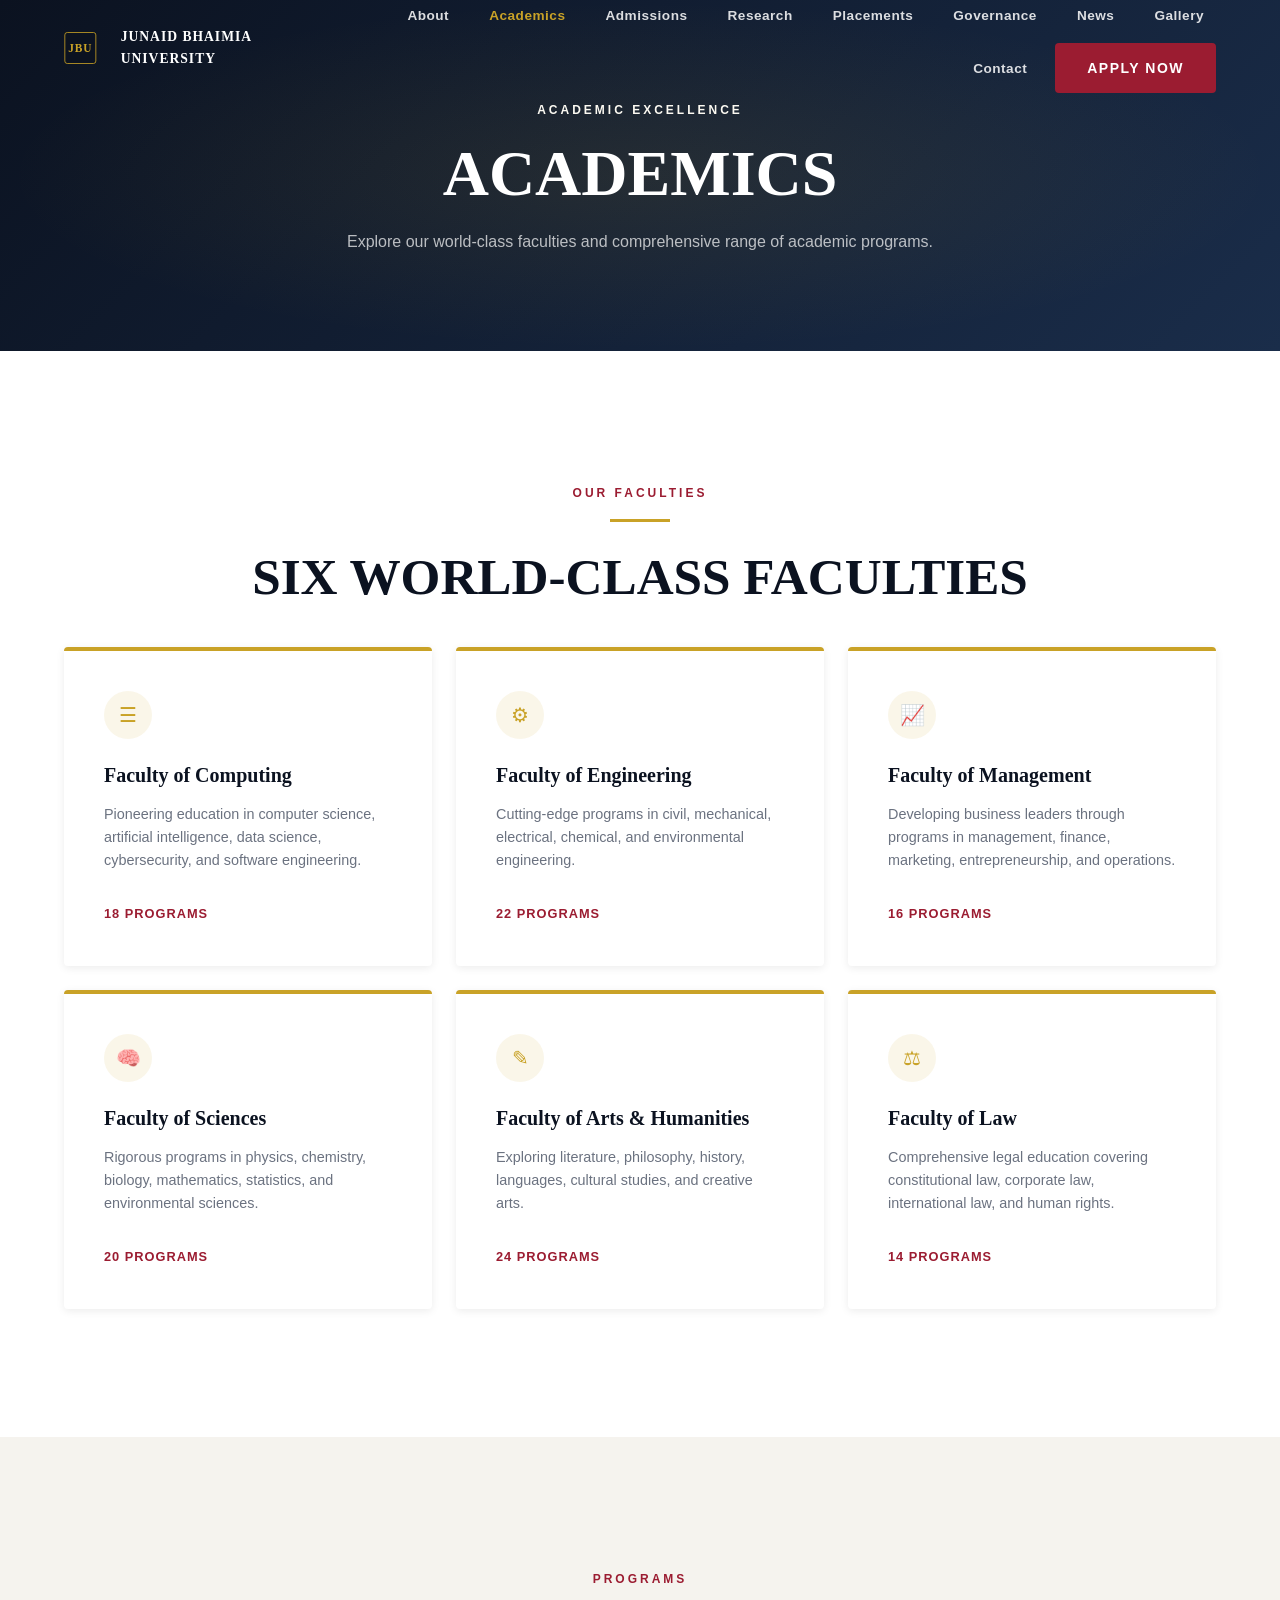
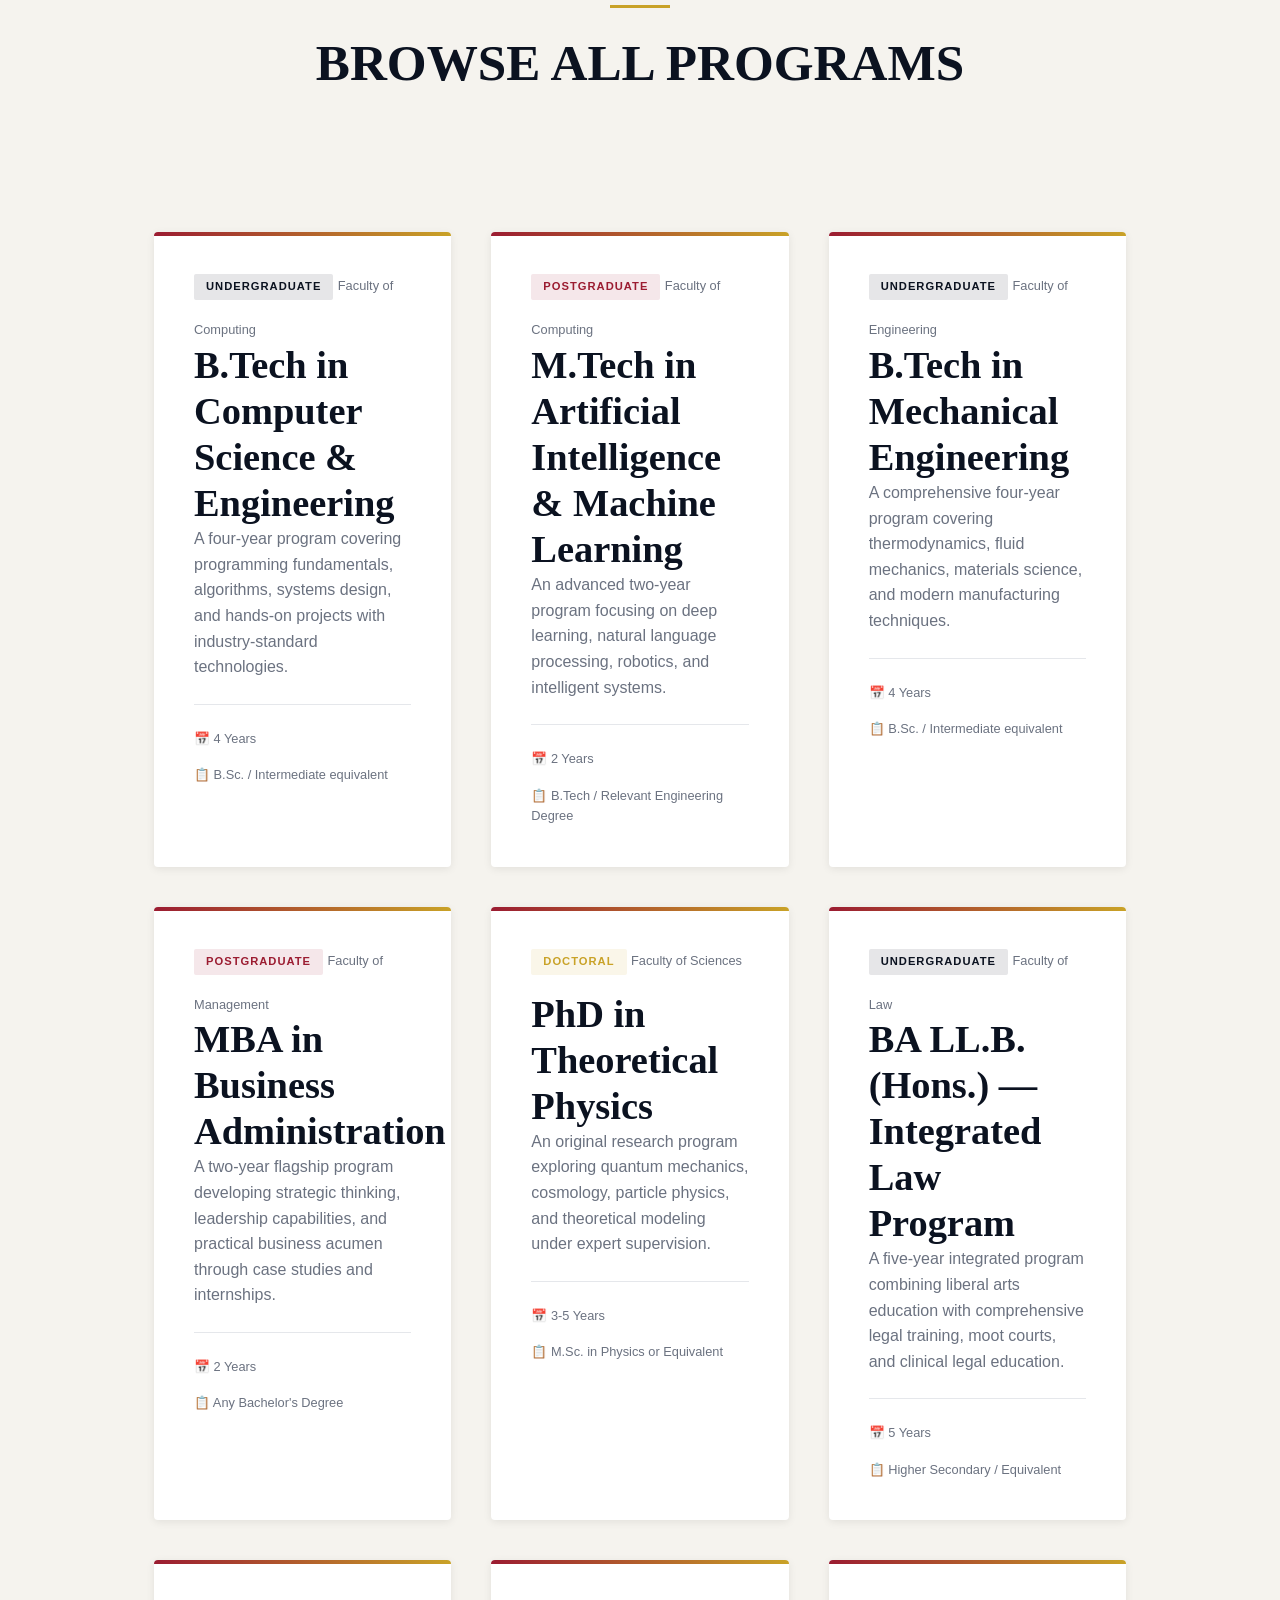
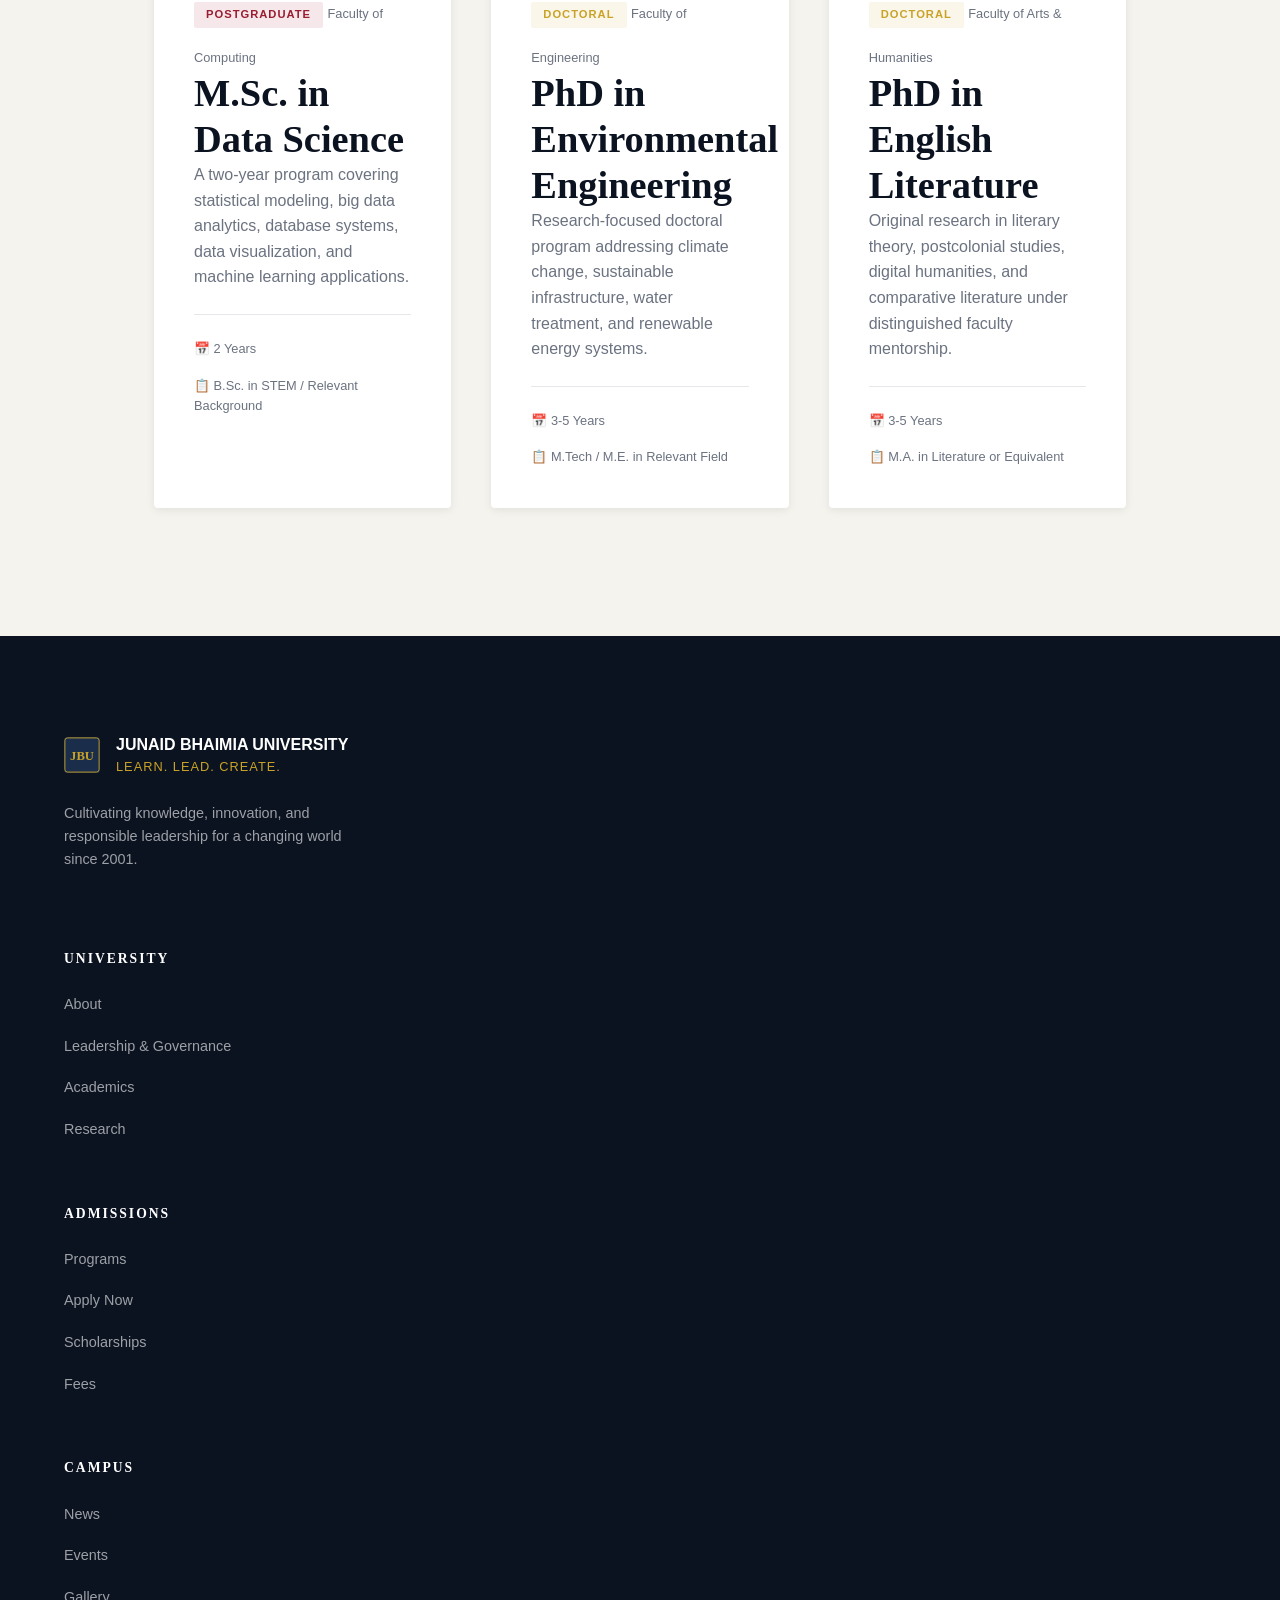
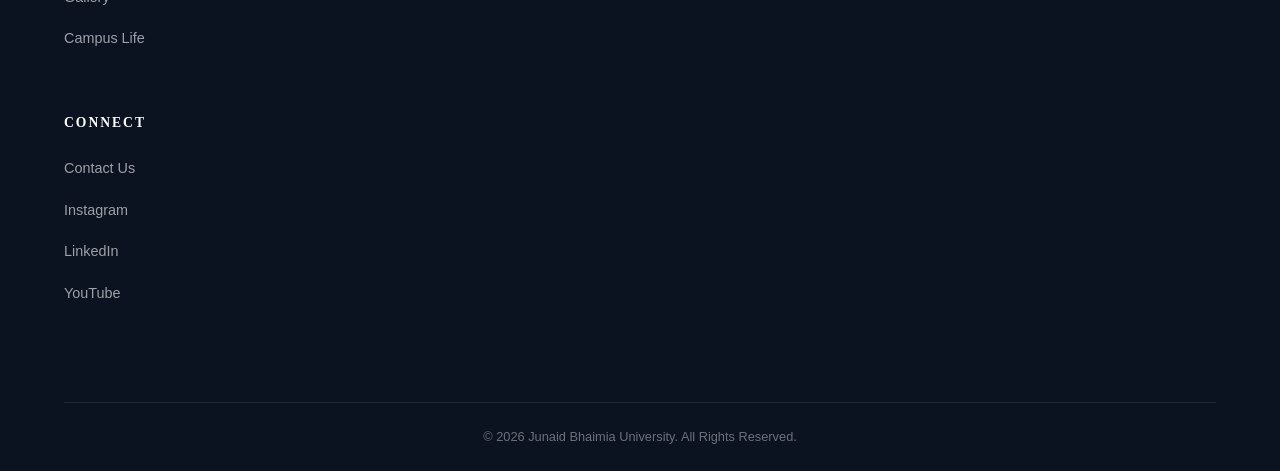
<file: academics.html>
<!DOCTYPE html>
<html lang="en">
<head>
    <meta charset="UTF-8">
    <meta name="viewport" content="width=device-width, initial-scale=1.0">
    <meta name="description" content="Academic programs at Junaid Bhaimia University — Explore our faculties, courses, and degree options across undergraduate, postgraduate, and doctoral levels.">
    <title>Academics — Junaid Bhaimia University</title>
    <link rel="icon" type="image/svg+xml" href="data:image/svg+xml,<svg xmlns='http://www.w3.org/2000/svg' viewBox='0 0 32 32'><rect width='32' height='32' rx='4' fill='%230b1220'/><text x='50%25' y='55%25' dominant-baseline='middle' text-anchor='middle' font-family='Georgia,serif' font-size='16' font-weight='bold' fill='%23c9a227'>JBU</text></svg>">
    <link rel="stylesheet" href="css/style.css">
    <link rel="stylesheet" href="css/responsive.css">
    <link rel="stylesheet" href="css/pages.css">
    <style>
        /* --- Page Banner --- */
        .page-banner {
            background: linear-gradient(135deg, var(--primary) 0%, #1a2d4a 100%);
            padding: var(--space-2xl) 0;
            text-align: center;
            position: relative;
        }
        .page-banner::before {
            content: '';
            position: absolute;
            inset: 0;
            background: radial-gradient(ellipse at 50% 50%, rgba(201, 162, 39, 0.1), transparent 70%);
        }
        .page-banner h1 { color: var(--white); position: relative; z-index: 1; }
        .page-banner p { color: rgba(255,255,255,0.7); max-width:600px; margin:var(--space-sm) auto 0; position:relative; z-index:1; }

        /* --- Faculties Section --- */
        .faculties-grid {
            display: grid;
            grid-template-columns: 1fr;
            gap: var(--space-md);
        }
        @media (min-width: 768px) {
            .faculties-grid { grid-template-columns: repeat(2, 1fr); }
        }
        @media (min-width: 992px) {
            .faculties-grid { grid-template-columns: repeat(3, 1fr); }
        }
        .faculty-card {
            padding: var(--space-lg);
            background-color: var(--white);
            border-radius: var(--border-radius);
            box-shadow: var(--shadow-sm);
            border-top: 4px solid var(--gold);
            transition: all var(--transition-base);
        }
        .faculty-card:hover {
            transform: translateY(-4px);
            box-shadow: var(--shadow-md);
            border-top-color: var(--accent);
        }
        .faculty-card__icon {
            width: 48px;
            height: 48px;
            background-color: rgba(201, 162, 39, 0.1);
            border-radius: 50%;
            display: flex;
            align-items: center;
            justify-content: center;
            font-size: 1.25rem;
            color: var(--gold);
            margin-bottom: var(--space-md);
        }
        .faculty-card h3 { font-size: 1.25rem; margin-bottom: var(--space-sm); }
        .faculty-card p { font-size: 0.9rem; color: var(--gray); }
        .faculty-card__programs-count {
            display: inline-block;
            margin-top: var(--space-sm);
            font-size: 0.8rem;
            font-weight: 700;
            color: var(--accent);
            letter-spacing: 1px;
        }

        /* --- Filters --- */
        .filters {
            display: flex;
            flex-wrap: wrap;
            gap: var(--space-sm);
            justify-content: center;
            margin-bottom: var(--space-xl);
        }
        .filter-btn {
            padding: 0.5rem 1.25rem;
            font-size: 0.8rem;
            font-weight: 700;
            letter-spacing: 1.5px;
            text-transform: uppercase;
            border: 2px solid var(--light-gray);
            background-color: transparent;
            color: var(--gray);
            cursor: pointer;
            border-radius: var(--border-radius);
            transition: all var(--transition-fast);
        }
        .filter-btn:hover { border-color: var(--accent); color: var(--accent); }
        .filter-btn--active {
            background-color: var(--accent);
            border-color: var(--accent);
            color: var(--white);
        }

        /* --- Programs Grid --- */
        .programs-list {
            display: grid;
            grid-template-columns: 1fr;
            gap: var(--space-lg);
        }
        @media (min-width: 768px) {
            .programs-list { grid-template-columns: repeat(2, 1fr); }
        }
        @media (min-width: 992px) {
            .programs-list { grid-template-columns: repeat(3, 1fr); }
        }
        .program-detail {
            padding: var(--space-lg);
            background-color: var(--white);
            border-radius: var(--border-radius);
            box-shadow: var(--shadow-sm);
            position: relative;
            overflow: hidden;
        }
        .program-detail::before {
            content: '';
            position: absolute;
            top: 0;
            left: 0;
            right: 0;
            height: 4px;
            background: linear-gradient(90deg, var(--accent), var(--gold));
        }
        .program-degree-badge {
            display: inline-block;
            padding: 0.25rem 0.75rem;
            font-size: 0.7rem;
            font-weight: 700;
            letter-spacing: 1px;
            text-transform: uppercase;
            border-radius: 2px;
            margin-bottom: var(--space-sm);
        }
        .badge-ug { background-color: rgba(11, 18, 32, 0.1); color: var(--primary); }
        .badge-pg { background-color: rgba(155, 28, 49, 0.1); color: var(--accent); }
        .badge-phd { background-color: rgba(201, 162, 39, 0.1); color: var(--gold); }
        .program-faculty-tag {
            font-size: 0.8rem;
            color: var(--gray);
            margin-bottom: var(--space-xs);
        }
        .program-meta {
            display: flex;
            flex-wrap: wrap;
            gap: var(--space-sm);
            margin-top: var(--space-md);
            padding-top: var(--space-md);
            border-top: 1px solid var(--light-gray);
            font-size: 0.8rem;
            color: var(--gray);
        }
        .program-meta-item { display: flex; align-items: center; gap: 0.25rem; }
    </style>
</head>
<body>

    <!-- =============================================
         NAVIGATION
         ============================================= -->
    <nav id="navbar" class="navbar" role="navigation" aria-label="Main navigation">
        <div class="container nav-container">
            <a href="index.html" class="nav-logo" aria-label="Junaid Bhaimia University Home">
                <svg width="40" height="40" viewBox="0 0 40 40" fill="none" xmlns="http://www.w3.org/2000/svg" aria-hidden="true">
                    <rect width="40" height="40" rx="4" fill="#0b1220"/>
                    <rect x="1" y="1" width="38" height="38" rx="3" stroke="#c9a227" stroke-width="1"/>
                    <text x="50%" y="55%" dominant-baseline="middle" text-anchor="middle" font-family="Georgia,serif" font-size="14" font-weight="bold" fill="#c9a227">JBU</text>
                </svg>
                <span class="nav-logo-text">JUNAID BHAIMIA UNIVERSITY</span>
            </a>
            <ul id="nav-menu" class="nav-menu">
                <li><a href="about.html" class="nav-link">About</a></li>
                <li><a href="academics.html" class="nav-link nav-link--active">Academics</a></li>
                <li><a href="admissions.html" class="nav-link">Admissions</a></li>
                <li><a href="research.html" class="nav-link">Research</a></li>
                <li><a href="placements.html" class="nav-link">Placements</a></li>
                <li><a href="governance.html" class="nav-link">Governance</a></li>
                <li><a href="news.html" class="nav-link">News</a></li>
                <li><a href="gallery.html" class="nav-link">Gallery</a></li>
                <li><a href="contact.html" class="nav-link">Contact</a></li>
                <li><a href="admissions.html" class="btn btn--primary">Apply Now</a></li>
            </ul>
            <button id="hamburger-btn" class="hamburger-btn" aria-label="Toggle navigation menu" aria-expanded="false">
                <span class="hamburger-line"></span>
                <span class="hamburger-line"></span>
                <span class="hamburger-line"></span>
            </button>
        </div>
    </nav>

    <!-- =============================================
         PAGE BANNER
         ============================================= -->
    <section class="page-banner" aria-labelledby="academics-title">
        <div class="container">
            <span class="section-label text-white">Academic Excellence</span>
            <h1 id="academics-title" class="animate-on-scroll">ACADEMICS</h1>
            <p class="animate-on-scroll delay-1">Explore our world-class faculties and comprehensive range of academic programs.</p>
        </div>
    </section>

    <!-- =============================================
         FACULTIES OVERVIEW
         ============================================= -->
    <section class="section" aria-labelledby="faculties-heading">
        <div class="container">
            <div class="text-center mb-lg animate-on-scroll">
                <span class="section-label">Our Faculties</span>
                <div class="deco-line deco-line--center"></div>
                <h2 id="faculties-heading" class="section-title">SIX WORLD-CLASS FACULTIES</h2>
            </div>

            <div class="faculties-grid">
                <!-- Computing -->
                <article class="faculty-card animate-on-scroll">
                    <div class="faculty-card__icon" aria-hidden="true">&#9776;</div>
                    <h3>Faculty of Computing</h3>
                    <p>Pioneering education in computer science, artificial intelligence, data science, cybersecurity, and software engineering.</p>
                    <span class="faculty-card__programs-count">18 PROGRAMS</span>
                </article>

                <!-- Engineering -->
                <article class="faculty-card animate-on-scroll delay-1">
                    <div class="faculty-card__icon" aria-hidden="true">&#9881;</div>
                    <h3>Faculty of Engineering</h3>
                    <p>Cutting-edge programs in civil, mechanical, electrical, chemical, and environmental engineering.</p>
                    <span class="faculty-card__programs-count">22 PROGRAMS</span>
                </article>

                <!-- Management -->
                <article class="faculty-card animate-on-scroll delay-2">
                    <div class="faculty-card__icon" aria-hidden="true">&#128200;</div>
                    <h3>Faculty of Management</h3>
                    <p>Developing business leaders through programs in management, finance, marketing, entrepreneurship, and operations.</p>
                    <span class="faculty-card__programs-count">16 PROGRAMS</span>
                </article>

                <!-- Sciences -->
                <article class="faculty-card animate-on-scroll delay-3">
                    <div class="faculty-card__icon" aria-hidden="true">&#129504;</div>
                    <h3>Faculty of Sciences</h3>
                    <p>Rigorous programs in physics, chemistry, biology, mathematics, statistics, and environmental sciences.</p>
                    <span class="faculty-card__programs-count">20 PROGRAMS</span>
                </article>

                <!-- Arts -->
                <article class="faculty-card animate-on-scroll delay-4">
                    <div class="faculty-card__icon" aria-hidden="true">&#9998;</div>
                    <h3>Faculty of Arts &amp; Humanities</h3>
                    <p>Exploring literature, philosophy, history, languages, cultural studies, and creative arts.</p>
                    <span class="faculty-card__programs-count">24 PROGRAMS</span>
                </article>

                <!-- Law -->
                <article class="faculty-card animate-on-scroll delay-5">
                    <div class="faculty-card__icon" aria-hidden="true">&#9878;</div>
                    <h3>Faculty of Law</h3>
                    <p>Comprehensive legal education covering constitutional law, corporate law, international law, and human rights.</p>
                    <span class="faculty-card__programs-count">14 PROGRAMS</span>
                </article>
            </div>
        </div>
    </section>

    <!-- =============================================
         PROGRAMS LISTING WITH FILTERING
         ============================================= -->
    <section class="section section--alt" aria-labelledby="programs-heading">
        <div class="container container--narrow">
            <div class="text-center mb-lg animate-on-scroll">
                <span class="section-label">Programs</span>
                <div class="deco-line deco-line--center"></div>
                <h2 id="programs-heading" class="section-title">BROWSE ALL PROGRAMS</h2>
            </div>

            <!-- Filter Buttons -->
            <div class="filters animate-on-scroll" role="group" aria-label="Filter programs by degree type">
                <button class="filter-btn filter-btn--active" data-filter="all">All</button>
                <button class="filter-btn" data-filter="undergraduate">Undergraduate</button>
                <button class="filter-btn" data-filter="postgraduate">Postgraduate</button>
                <button class="filter-btn" data-filter="doctoral">Doctoral</button>
            </div>

            <!-- Programs Grid -->
            <div class="programs-list">

                <!-- CS Undergrad -->
                <div class="program-detail filterable-item animate-on-scroll" data-degree="undergraduate">
                    <span class="program-degree-badge badge-ug">Undergraduate</span>
                    <span class="program-faculty-tag">Faculty of Computing</span>
                    <h3>B.Tech in Computer Science &amp; Engineering</h3>
                    <p>A four-year program covering programming fundamentals, algorithms, systems design, and hands-on projects with industry-standard technologies.</p>
                    <div class="program-meta">
                        <span class="program-meta-item">&#128197; 4 Years</span>
                        <span class="program-meta-item">&#128203; B.Sc. / Intermediate equivalent</span>
                    </div>
                </div>

                <!-- CS AI Postgrad -->
                <div class="program-detail filterable-item animate-on-scroll delay-1" data-degree="postgraduate">
                    <span class="program-degree-badge badge-pg">Postgraduate</span>
                    <span class="program-faculty-tag">Faculty of Computing</span>
                    <h3>M.Tech in Artificial Intelligence &amp; Machine Learning</h3>
                    <p>An advanced two-year program focusing on deep learning, natural language processing, robotics, and intelligent systems.</p>
                    <div class="program-meta">
                        <span class="program-meta-item">&#128197; 2 Years</span>
                        <span class="program-meta-item">&#128203; B.Tech / Relevant Engineering Degree</span>
                    </div>
                </div>

                <!-- Engineering Undergrad -->
                <div class="program-detail filterable-item animate-on-scroll delay-2" data-degree="undergraduate">
                    <span class="program-degree-badge badge-ug">Undergraduate</span>
                    <span class="program-faculty-tag">Faculty of Engineering</span>
                    <h3>B.Tech in Mechanical Engineering</h3>
                    <p>A comprehensive four-year program covering thermodynamics, fluid mechanics, materials science, and modern manufacturing techniques.</p>
                    <div class="program-meta">
                        <span class="program-meta-item">&#128197; 4 Years</span>
                        <span class="program-meta-item">&#128203; B.Sc. / Intermediate equivalent</span>
                    </div>
                </div>

                <!-- MBA -->
                <div class="program-detail filterable-item animate-on-scroll delay-3" data-degree="postgraduate">
                    <span class="program-degree-badge badge-pg">Postgraduate</span>
                    <span class="program-faculty-tag">Faculty of Management</span>
                    <h3>MBA in Business Administration</h3>
                    <p>A two-year flagship program developing strategic thinking, leadership capabilities, and practical business acumen through case studies and internships.</p>
                    <div class="program-meta">
                        <span class="program-meta-item">&#128197; 2 Years</span>
                        <span class="program-meta-item">&#128203; Any Bachelor's Degree</span>
                    </div>
                </div>

                <!-- Physics PhD -->
                <div class="program-detail filterable-item animate-on-scroll delay-4" data-degree="doctoral">
                    <span class="program-degree-badge badge-phd">Doctoral</span>
                    <span class="program-faculty-tag">Faculty of Sciences</span>
                    <h3>PhD in Theoretical Physics</h3>
                    <p>An original research program exploring quantum mechanics, cosmology, particle physics, and theoretical modeling under expert supervision.</p>
                    <div class="program-meta">
                        <span class="program-meta-item">&#128197; 3-5 Years</span>
                        <span class="program-meta-item">&#128203; M.Sc. in Physics or Equivalent</span>
                    </div>
                </div>

                <!-- Law Undergrad -->
                <div class="program-detail filterable-item animate-on-scroll delay-5" data-degree="undergraduate">
                    <span class="program-degree-badge badge-ug">Undergraduate</span>
                    <span class="program-faculty-tag">Faculty of Law</span>
                    <h3>BA LL.B. (Hons.) — Integrated Law Program</h3>
                    <p>A five-year integrated program combining liberal arts education with comprehensive legal training, moot courts, and clinical legal education.</p>
                    <div class="program-meta">
                        <span class="program-meta-item">&#128197; 5 Years</span>
                        <span class="program-meta-item">&#128203; Higher Secondary / Equivalent</span>
                    </div>
                </div>

                <!-- Data Science PG -->
                <div class="program-detail filterable-item" data-degree="postgraduate">
                    <span class="program-degree-badge badge-pg">Postgraduate</span>
                    <span class="program-faculty-tag">Faculty of Computing</span>
                    <h3>M.Sc. in Data Science</h3>
                    <p>A two-year program covering statistical modeling, big data analytics, database systems, data visualization, and machine learning applications.</p>
                    <div class="program-meta">
                        <span class="program-meta-item">&#128197; 2 Years</span>
                        <span class="program-meta-item">&#128203; B.Sc. in STEM / Relevant Background</span>
                    </div>
                </div>

                <!-- Environmental Engineering PhD -->
                <div class="program-detail filterable-item" data-degree="doctoral">
                    <span class="program-degree-badge badge-phd">Doctoral</span>
                    <span class="program-faculty-tag">Faculty of Engineering</span>
                    <h3>PhD in Environmental Engineering</h3>
                    <p>Research-focused doctoral program addressing climate change, sustainable infrastructure, water treatment, and renewable energy systems.</p>
                    <div class="program-meta">
                        <span class="program-meta-item">&#128197; 3-5 Years</span>
                        <span class="program-meta-item">&#128203; M.Tech / M.E. in Relevant Field</span>
                    </div>
                </div>

                <!-- English Literature PhD -->
                <div class="program-detail filterable-item" data-degree="doctoral">
                    <span class="program-degree-badge badge-phd">Doctoral</span>
                    <span class="program-faculty-tag">Faculty of Arts &amp; Humanities</span>
                    <h3>PhD in English Literature</h3>
                    <p>Original research in literary theory, postcolonial studies, digital humanities, and comparative literature under distinguished faculty mentorship.</p>
                    <div class="program-meta">
                        <span class="program-meta-item">&#128197; 3-5 Years</span>
                        <span class="program-meta-item">&#128203; M.A. in Literature or Equivalent</span>
                    </div>
                </div>
            </div>
        </div>
    </section>

    <!-- =============================================
         FOOTER
         ============================================= -->
    <footer class="footer bg-primary" role="contentinfo">
        <div class="container">
            <div class="footer-grid" style="display:grid;grid-template-columns:1fr;gap:var(--space-xl);padding:var(--space-2xl) 0;">
                <div>
                    <a href="index.html" class="footer-logo" style="display:flex;align-items:center;gap:var(--space-sm);margin-bottom:var(--space-md);">
                        <svg width="36" height="36" viewBox="0 0 40 40" fill="none" xmlns="http://www.w3.org/2000/svg" aria-hidden="true">
                            <rect width="40" height="40" rx="4" fill="#1a2d4a"/>
                            <rect x="1" y="1" width="38" height="38" rx="3" stroke="#c9a227" stroke-width="1"/>
                            <text x="50%" y="55%" dominant-baseline="middle" text-anchor="middle" font-family="Georgia,serif" font-size="14" font-weight="bold" fill="#c9a227">JBU</text>
                        </svg>
                        <div>
                            <div style="color:#fff;font-size:1rem;font-weight:700;">JUNAID BHAIMIA UNIVERSITY</div>
                            <div style="color:var(--gold);font-size:0.8rem;letter-spacing:1px;">LEARN. LEAD. CREATE.</div>
                        </div>
                    </a>
                    <p style="color:rgba(255,255,255,0.6);max-width:300px;font-size:0.9rem;">Cultivating knowledge, innovation, and responsible leadership for a changing world since 2001.</p>
                </div>
                <div>
                    <h4 style="color:#fff;font-size:0.85rem;letter-spacing:2px;text-transform:uppercase;margin-bottom:var(--space-md);">University</h4>
                    <ul style="display:grid;gap:var(--space-sm);">
                        <li><a href="about.html" style="color:rgba(255,255,255,0.6);font-size:0.9rem;">About</a></li>
                        <li><a href="governance.html" style="color:rgba(255,255,255,0.6);font-size:0.9rem;">Leadership &amp; Governance</a></li>
                        <li><a href="academics.html" style="color:rgba(255,255,255,0.6);font-size:0.9rem;">Academics</a></li>
                        <li><a href="research.html" style="color:rgba(255,255,255,0.6);font-size:0.9rem;">Research</a></li>
                    </ul>
                </div>
                <div>
                    <h4 style="color:#fff;font-size:0.85rem;letter-spacing:2px;text-transform:uppercase;margin-bottom:var(--space-md);">Admissions</h4>
                    <ul style="display:grid;gap:var(--space-sm);">
                        <li><a href="academics.html" style="color:rgba(255,255,255,0.6);font-size:0.9rem;">Programs</a></li>
                        <li><a href="admissions.html" style="color:rgba(255,255,255,0.6);font-size:0.9rem;">Apply Now</a></li>
                        <li><a href="admissions.html" style="color:rgba(255,255,255,0.6);font-size:0.9rem;">Scholarships</a></li>
                        <li><a href="admissions.html" style="color:rgba(255,255,255,0.6);font-size:0.9rem;">Fees</a></li>
                    </ul>
                </div>
                <div>
                    <h4 style="color:#fff;font-size:0.85rem;letter-spacing:2px;text-transform:uppercase;margin-bottom:var(--space-md);">Campus</h4>
                    <ul style="display:grid;gap:var(--space-sm);">
                        <li><a href="news.html" style="color:rgba(255,255,255,0.6);font-size:0.9rem;">News</a></li>
                        <li><a href="events.html" style="color:rgba(255,255,255,0.6);font-size:0.9rem;">Events</a></li>
                        <li><a href="gallery.html" style="color:rgba(255,255,255,0.6);font-size:0.9rem;">Gallery</a></li>
                        <li><a href="#" style="color:rgba(255,255,255,0.6);font-size:0.9rem;">Campus Life</a></li>
                    </ul>
                </div>
                <div>
                    <h4 style="color:#fff;font-size:0.85rem;letter-spacing:2px;text-transform:uppercase;margin-bottom:var(--space-md);">Connect</h4>
                    <ul style="display:grid;gap:var(--space-sm);">
                        <li><a href="contact.html" style="color:rgba(255,255,255,0.6);font-size:0.9rem;">Contact Us</a></li>
                        <li><a href="#" style="color:rgba(255,255,255,0.6);font-size:0.9rem;">Instagram</a></li>
                        <li><a href="#" style="color:rgba(255,255,255,0.6);font-size:0.9rem;">LinkedIn</a></li>
                        <li><a href="#" style="color:rgba(255,255,255,0.6);font-size:0.9rem;">YouTube</a></li>
                    </ul>
                </div>
            </div>
            <div style="border-top:1px solid rgba(255,255,255,0.1);padding:var(--space-md) 0;text-align:center;">
                <p style="color:rgba(255,255,255,0.4);font-size:0.8rem;margin:0;">&copy; 2026 Junaid Bhaimia University. All Rights Reserved.</p>
            </div>
        </div>
    </footer>

    <button id="back-to-top" class="back-to-top" aria-label="Back to top">&#8593;</button>

    <script src="js/navigation.js"></script>
    <script src="js/animations.js"></script>
    <script src="js/pages.js"></script>
    <script src="js/main.js"></script>

</body>
</html>
</file>
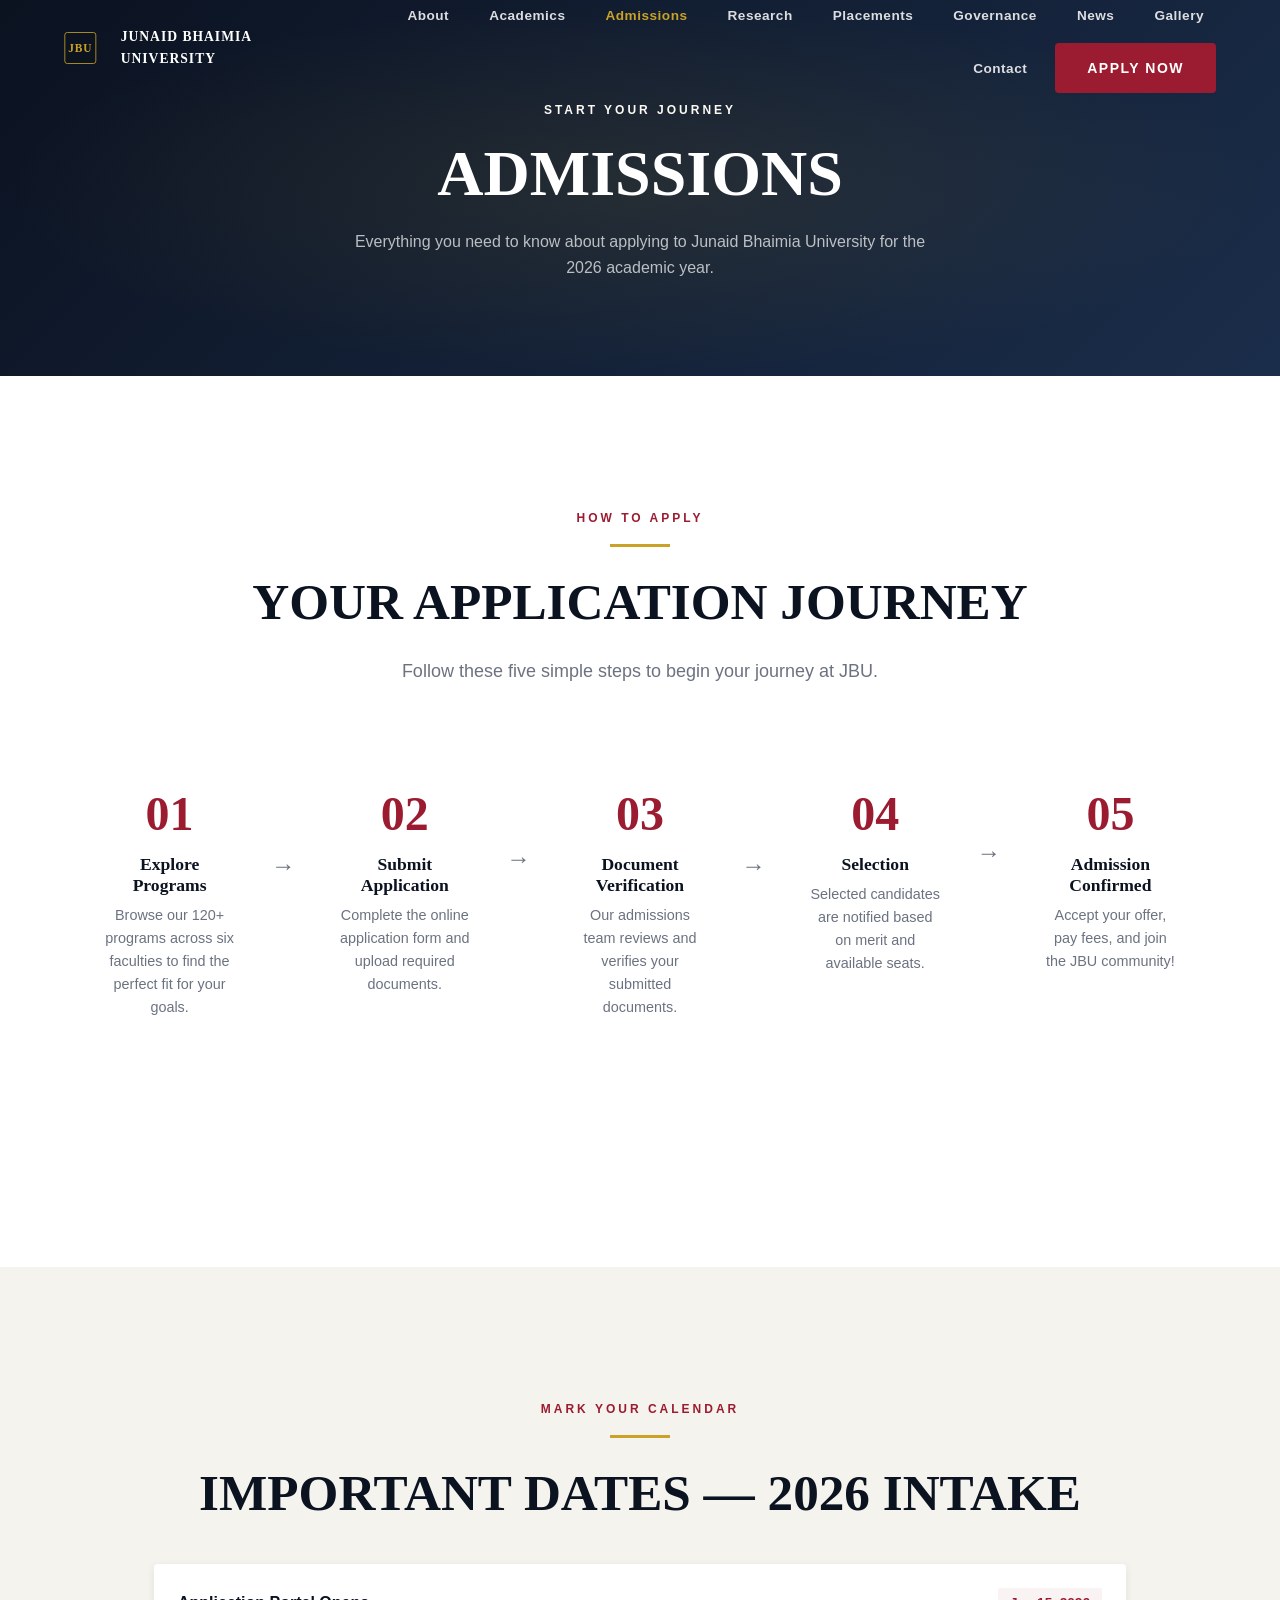
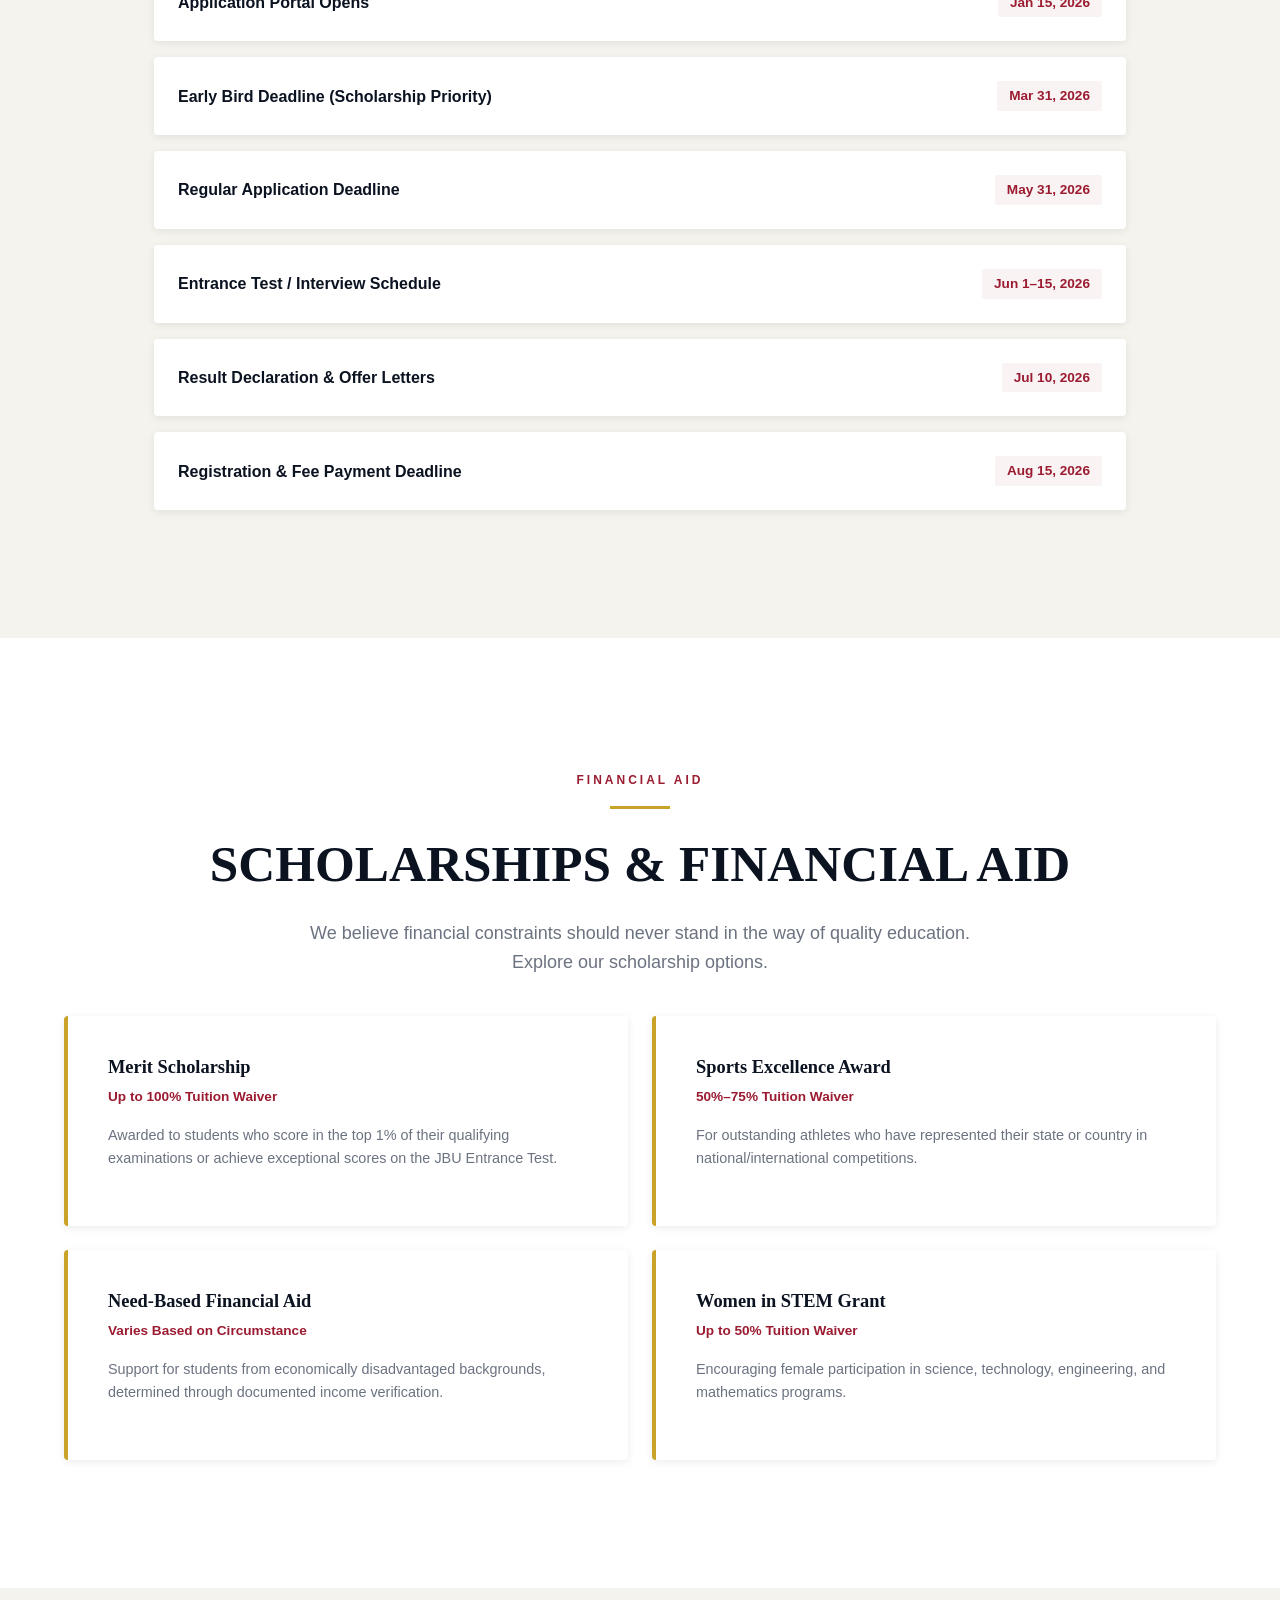
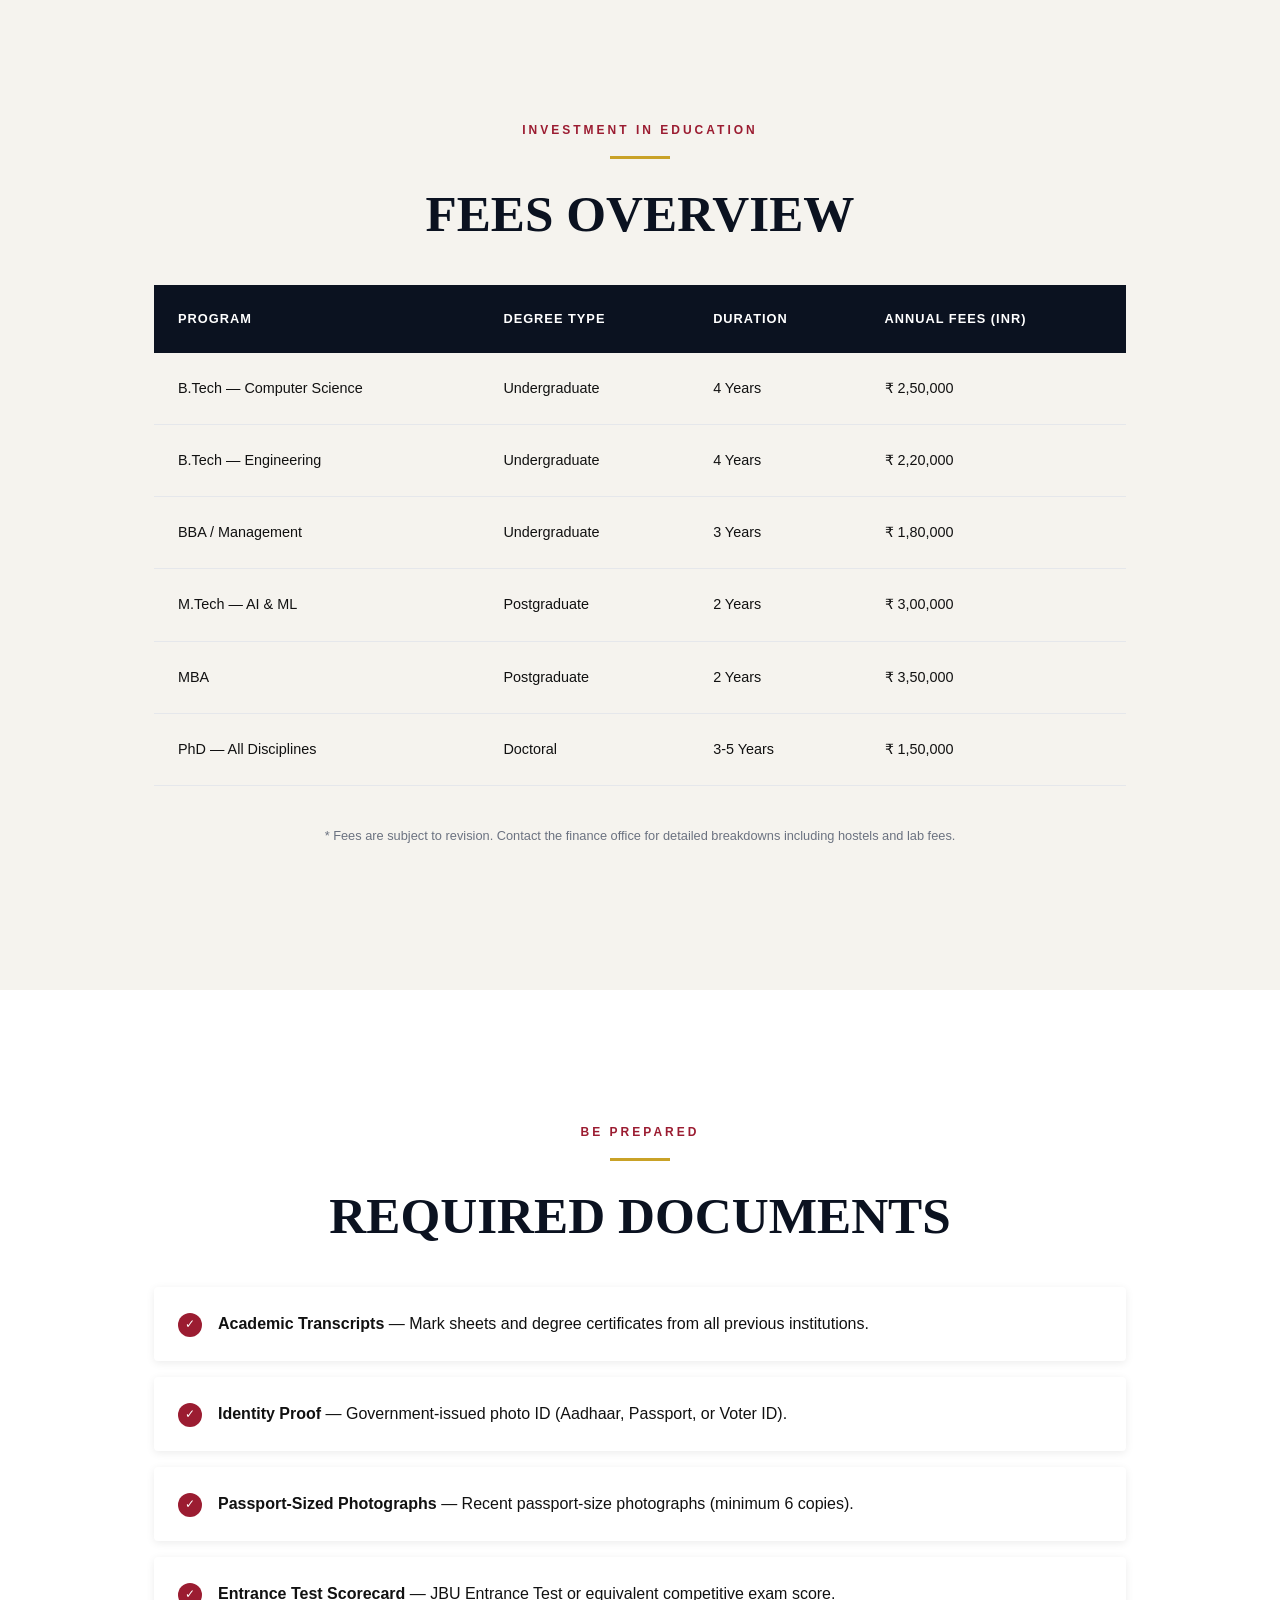
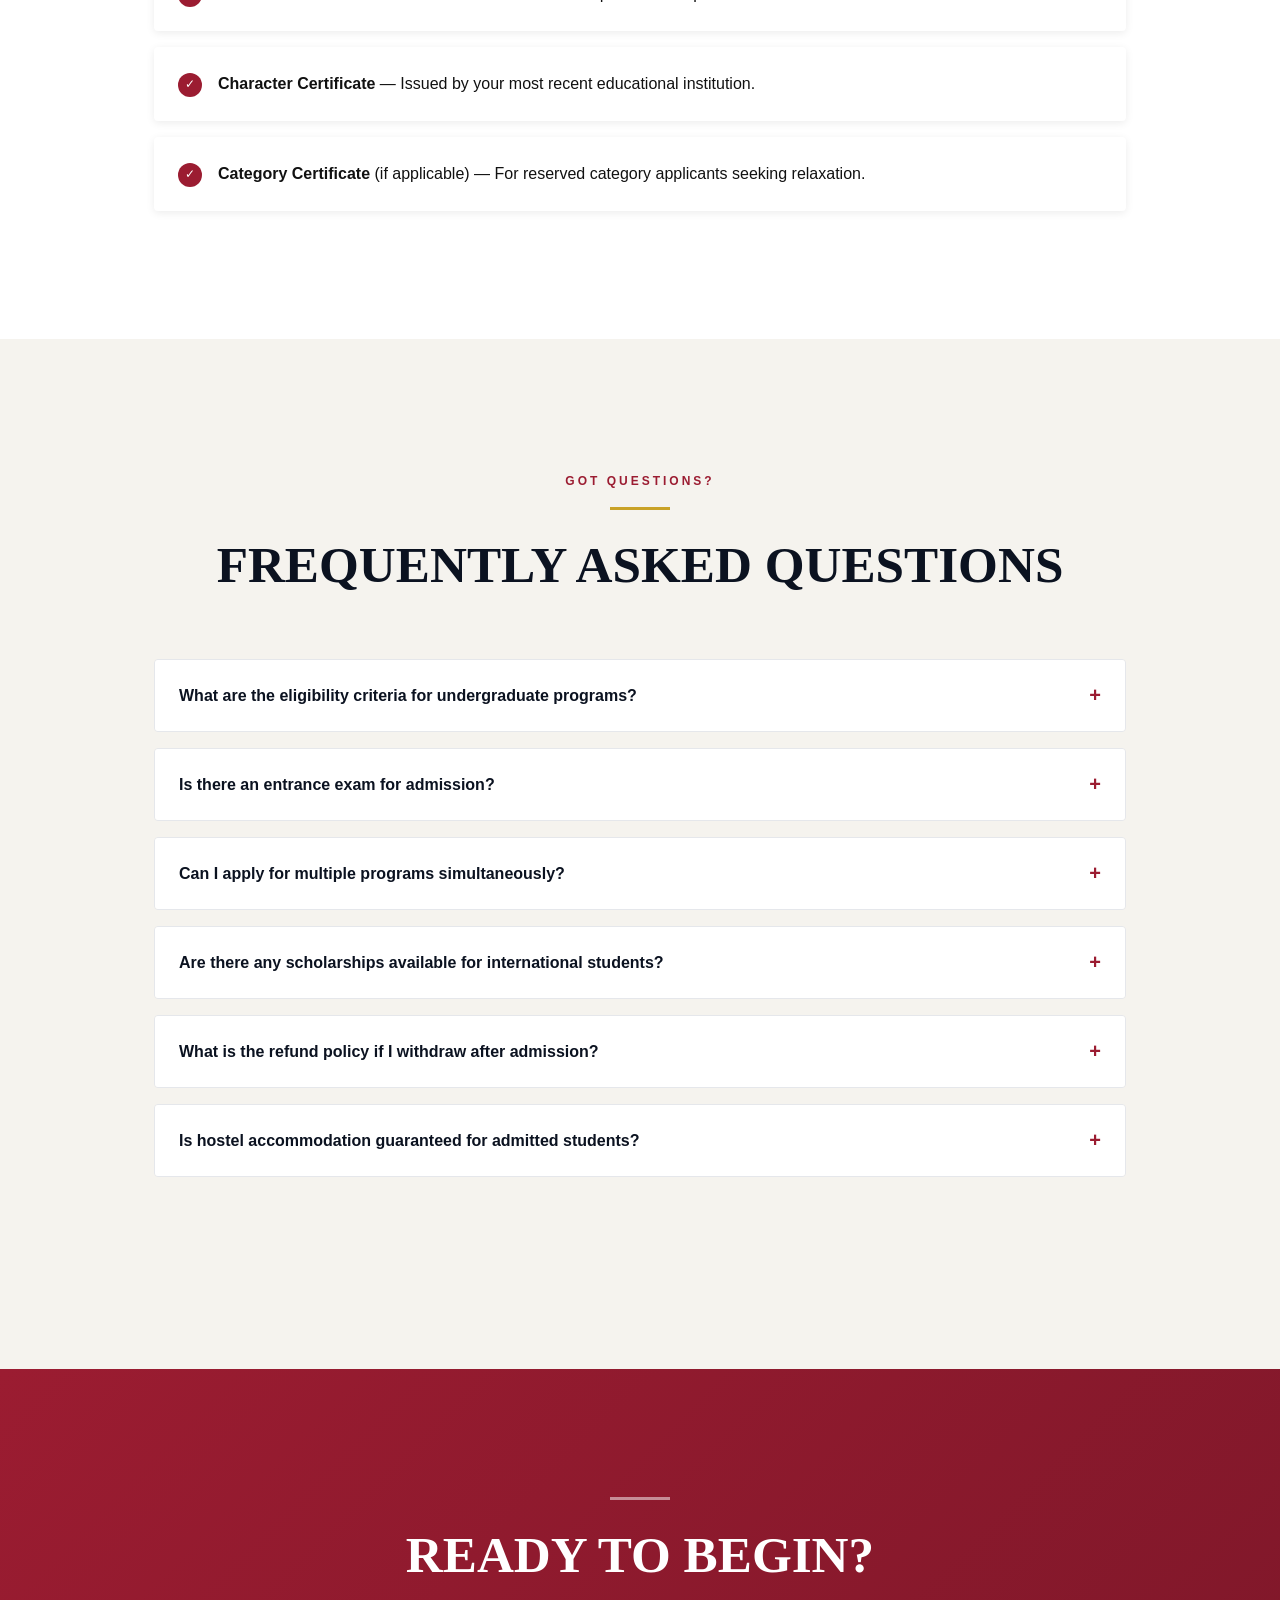
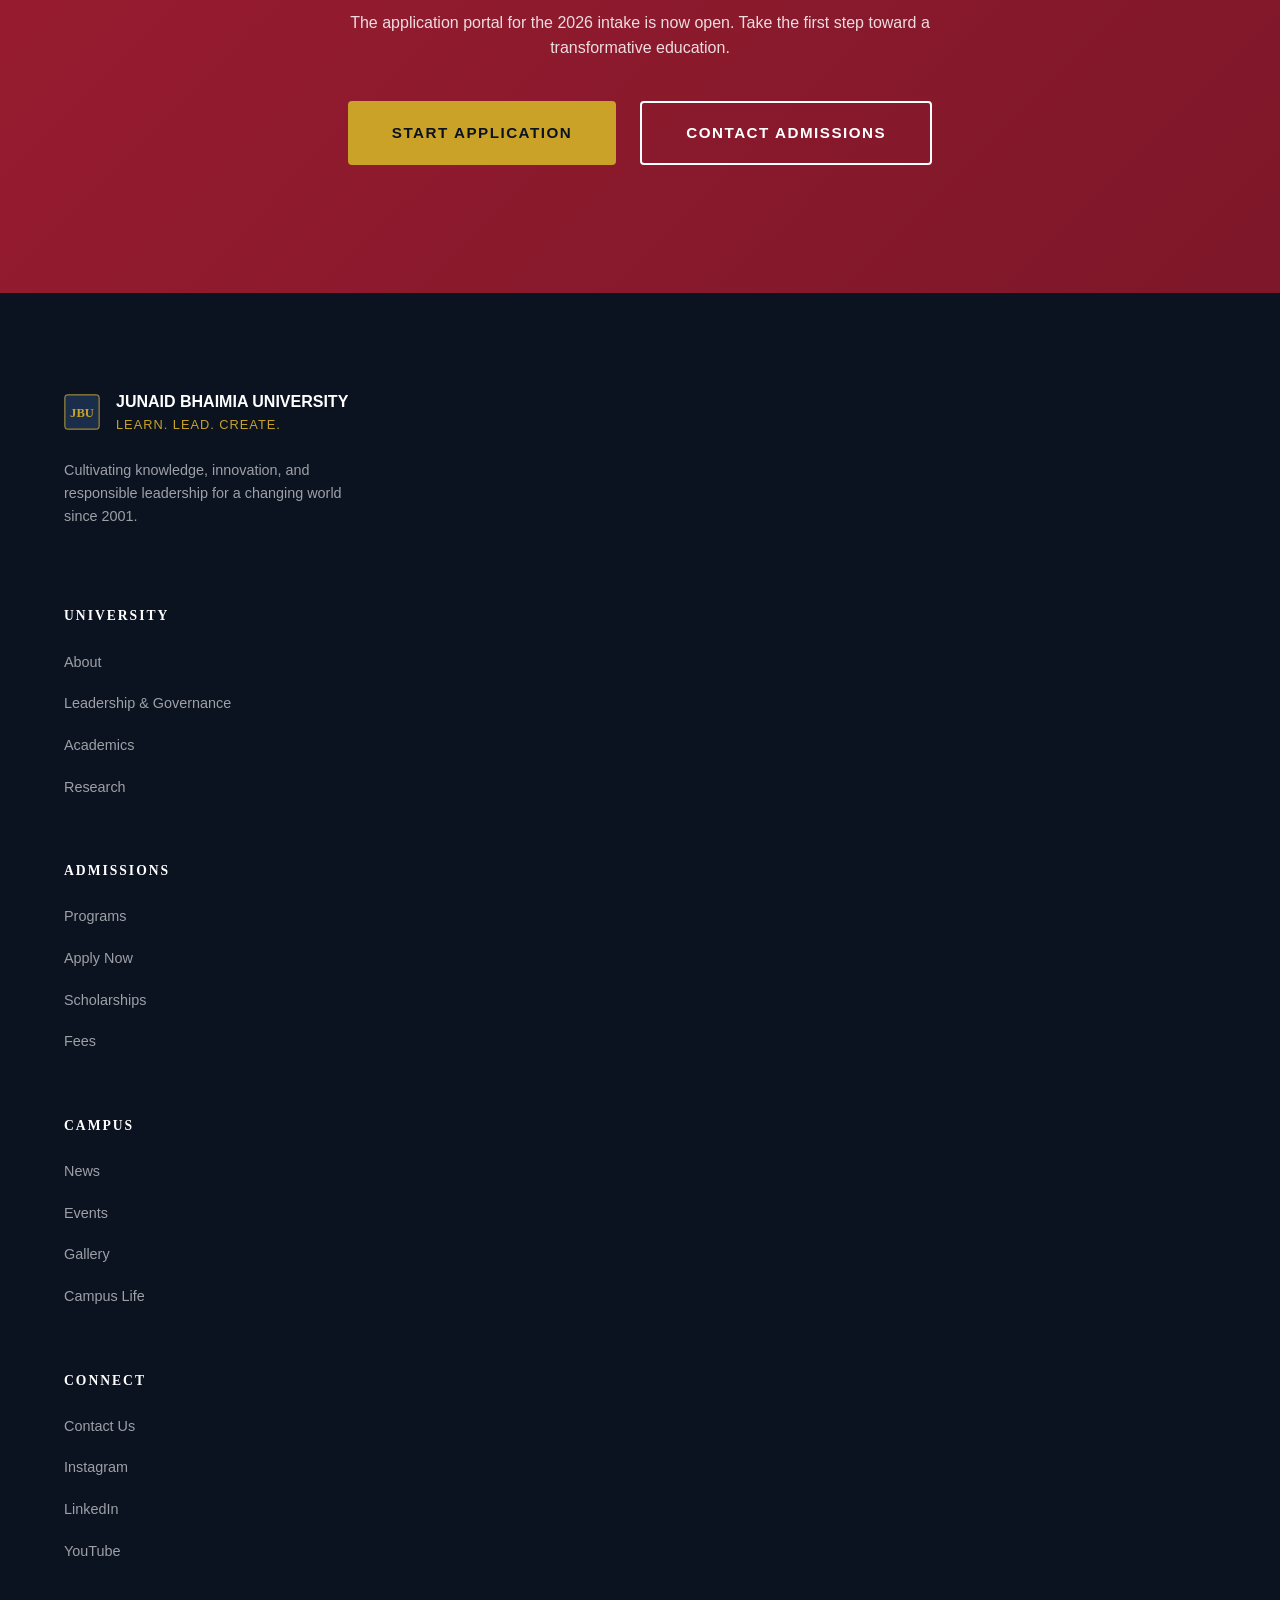
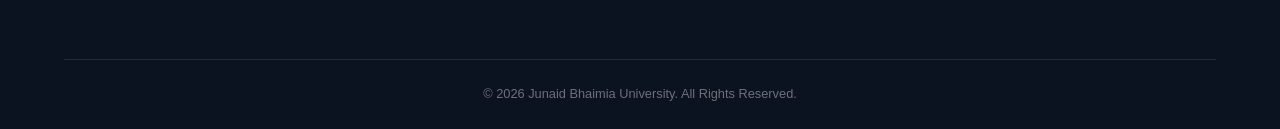
<file: admissions.html>
<!DOCTYPE html>
<html lang="en">
<head>
    <meta charset="UTF-8">
    <meta name="viewport" content="width=device-width, initial-scale=1.0">
    <meta name="description" content="Admissions at Junaid Bhaimia University — Learn about eligibility, application process, scholarships, fees, and frequently asked questions.">
    <title>Admissions — Junaid Bhaimia University</title>
    <link rel="icon" type="image/svg+xml" href="data:image/svg+xml,<svg xmlns='http://www.w3.org/2000/svg' viewBox='0 0 32 32'><rect width='32' height='32' rx='4' fill='%230b1220'/><text x='50%25' y='55%25' dominant-baseline='middle' text-anchor='middle' font-family='Georgia,serif' font-size='16' font-weight='bold' fill='%23c9a227'>JBU</text></svg>">
    <link rel="stylesheet" href="css/style.css">
    <link rel="stylesheet" href="css/responsive.css">
    <link rel="stylesheet" href="css/pages.css">
    <style>
        /* --- Page Banner --- */
        .page-banner {
            background: linear-gradient(135deg, var(--primary) 0%, #1a2d4a 100%);
            padding: var(--space-2xl) 0;
            text-align: center;
            position: relative;
        }
        .page-banner::before {
            content: '';
            position: absolute;
            inset: 0;
            background: radial-gradient(ellipse at 50% 50%, rgba(201, 162, 39, 0.1), transparent 70%);
        }
        .page-banner h1 { color: var(--white); position: relative; z-index: 1; }
        .page-banner p { color: rgba(255,255,255,0.7); max-width:600px; margin:var(--space-sm) auto 0; position:relative; z-index:1; }

        /* --- Process Steps --- */
        .process-steps {
            display: flex;
            flex-direction: column;
            gap: var(--space-md);
            margin: var(--space-xl) 0;
        }
        @media (min-width: 768px) {
            .process-steps { flex-direction: row; justify-content: space-between; align-items: flex-start; }
        }
        .process-step {
            text-align: center;
            padding: var(--space-lg);
            flex: 1;
            position: relative;
        }
        .process-step__number {
            font-size: 3rem;
            font-weight: 700;
            color: var(--accent);
            font-family: var(--font-heading);
            line-height: 1;
            margin-bottom: var(--space-sm);
        }
        .process-step__arrow {
            display: none;
            position: absolute;
            right: -20px;
            top: 30%;
            font-size: 1.5rem;
            color: var(--gray);
        }
        @media (min-width: 768px) {
            .process-step:not(:last-child) .process-step__arrow { display: block; }
        }
        .process-step h3 { font-size: 1.1rem; margin-bottom: var(--space-xs); }
        .process-step p { font-size: 0.9rem; color: var(--gray); }

        /* --- Scholarship Cards --- */
        .scholarships-grid {
            display: grid;
            grid-template-columns: 1fr;
            gap: var(--space-md);
        }
        @media (min-width: 768px) {
            .scholarships-grid { grid-template-columns: repeat(2, 1fr); }
        }
        .scholarship-card {
            padding: var(--space-lg);
            background-color: var(--white);
            border-radius: var(--border-radius);
            box-shadow: var(--shadow-sm);
            border-left: 4px solid var(--gold);
            transition: all var(--transition-base);
        }
        .scholarship-card:hover {
            transform: translateY(-4px);
            box-shadow: var(--shadow-md);
        }
        .scholarship-card__name {
            font-size: 1.15rem;
            font-weight: 700;
            color: var(--primary);
            margin-bottom: var(--space-xs);
        }
        .scholarship-card__detail {
            font-size: 0.85rem;
            color: var(--accent);
            font-weight: 700;
            margin-bottom: var(--space-sm);
        }
        .scholarship-card__desc {
            font-size: 0.9rem;
            color: var(--gray);
        }

        /* --- Fees Table --- */
        .fees-table-wrapper {
            overflow-x: auto;
            margin: var(--space-lg) 0;
        }
        .fees-table {
            width: 100%;
            border-collapse: collapse;
            font-size: 0.9rem;
        }
        .fees-table th {
            background-color: var(--primary);
            color: var(--white);
            padding: var(--space-md);
            text-align: left;
            font-weight: 700;
            letter-spacing: 1px;
            text-transform: uppercase;
            font-size: 0.8rem;
        }
        .fees-table td {
            padding: var(--space-md);
            border-bottom: 1px solid var(--light-gray);
            color: var(--dark);
        }
        .fees-table tr:nth-child(even) td { background-color: var(--cream); }
        .fees-table tr:hover td { background-color: rgba(155, 28, 49, 0.05); }

        /* --- Accordion (FAQ) --- */
        .accordion { margin: var(--space-xl) 0; }
        .accordion-item {
            border: 1px solid var(--light-gray);
            border-radius: var(--border-radius);
            margin-bottom: var(--space-sm);
            overflow: hidden;
        }
        .accordion-question {
            width: 100%;
            padding: var(--space-md);
            background-color: var(--white);
            border: none;
            cursor: pointer;
            display: flex;
            justify-content: space-between;
            align-items: center;
            font-size: 1rem;
            font-weight: 600;
            color: var(--primary);
            text-align: left;
            transition: background-color var(--transition-fast);
        }
        .accordion-question:hover { background-color: var(--cream); }
        .accordion-question::after {
            content: '+';
            font-size: 1.25rem;
            font-weight: 700;
            color: var(--accent);
            transition: transform var(--transition-fast);
        }
        .accordion-item.is-open .accordion-question::after {
            content: '\2212';
        }
        .accordion-answer {
            max-height: 0;
            overflow: hidden;
            transition: max-height var(--transition-base);
        }
        .accordion-answer__inner {
            padding: 0 var(--space-md) var(--space-md);
            font-size: 0.9rem;
            color: var(--gray);
            line-height: 1.7;
        }

        /* --- Important Dates --- */
        .important-dates {
            display: grid;
            gap: var(--space-sm);
        }
        .date-item {
            display: flex;
            justify-content: space-between;
            align-items: center;
            padding: var(--space-md);
            background-color: var(--white);
            border-radius: var(--border-radius);
            box-shadow: var(--shadow-sm);
        }
        .date-item__event { font-weight: 600; color: var(--primary); }
        .date-item__date {
            font-size: 0.85rem;
            font-weight: 700;
            color: var(--accent);
            background-color: rgba(155, 28, 49, 0.05);
            padding: 0.25rem 0.75rem;
            border-radius: 2px;
        }

        /* --- Documents Checklist --- */
        .documents-list {
            list-style: none;
            display: grid;
            gap: var(--space-sm);
        }
        .documents-list li {
            display: flex;
            align-items: flex-start;
            gap: var(--space-sm);
            padding: var(--space-md);
            background-color: var(--white);
            border-radius: var(--border-radius);
            box-shadow: var(--shadow-sm);
        }
        .check-icon {
            flex-shrink: 0;
            width: 24px;
            height: 24px;
            background-color: var(--accent);
            color: var(--white);
            border-radius: 50%;
            display: flex;
            align-items: center;
            justify-content: center;
            font-size: 0.75rem;
            margin-top: 2px;
        }
    </style>
</head>
<body>

    <!-- =============================================
         NAVIGATION
         ============================================= -->
    <nav id="navbar" class="navbar" role="navigation" aria-label="Main navigation">
        <div class="container nav-container">
            <a href="index.html" class="nav-logo" aria-label="Junaid Bhaimia University Home">
                <svg width="40" height="40" viewBox="0 0 40 40" fill="none" xmlns="http://www.w3.org/2000/svg" aria-hidden="true">
                    <rect width="40" height="40" rx="4" fill="#0b1220"/>
                    <rect x="1" y="1" width="38" height="38" rx="3" stroke="#c9a227" stroke-width="1"/>
                    <text x="50%" y="55%" dominant-baseline="middle" text-anchor="middle" font-family="Georgia,serif" font-size="14" font-weight="bold" fill="#c9a227">JBU</text>
                </svg>
                <span class="nav-logo-text">JUNAID BHAIMIA UNIVERSITY</span>
            </a>
            <ul id="nav-menu" class="nav-menu">
                <li><a href="about.html" class="nav-link">About</a></li>
                <li><a href="academics.html" class="nav-link">Academics</a></li>
                <li><a href="admissions.html" class="nav-link nav-link--active">Admissions</a></li>
                <li><a href="research.html" class="nav-link">Research</a></li>
                <li><a href="placements.html" class="nav-link">Placements</a></li>
                <li><a href="governance.html" class="nav-link">Governance</a></li>
                <li><a href="news.html" class="nav-link">News</a></li>
                <li><a href="gallery.html" class="nav-link">Gallery</a></li>
                <li><a href="contact.html" class="nav-link">Contact</a></li>
                <li><a href="admissions.html" class="btn btn--primary">Apply Now</a></li>
            </ul>
            <button id="hamburger-btn" class="hamburger-btn" aria-label="Toggle navigation menu" aria-expanded="false">
                <span class="hamburger-line"></span>
                <span class="hamburger-line"></span>
                <span class="hamburger-line"></span>
            </button>
        </div>
    </nav>

    <!-- =============================================
         PAGE BANNER
         ============================================= -->
    <section class="page-banner" aria-labelledby="admissions-title">
        <div class="container">
            <span class="section-label text-white">Start Your Journey</span>
            <h1 id="admissions-title" class="animate-on-scroll">ADMISSIONS</h1>
            <p class="animate-on-scroll delay-1">Everything you need to know about applying to Junaid Bhaimia University for the 2026 academic year.</p>
        </div>
    </section>

    <!-- =============================================
         APPLICATION PROCESS (5 STEPS)
         ============================================= -->
    <section class="section" aria-labelledby="process-heading">
        <div class="container">
            <div class="text-center mb-lg animate-on-scroll">
                <span class="section-label">How to Apply</span>
                <div class="deco-line deco-line--center"></div>
                <h2 id="process-heading" class="section-title">YOUR APPLICATION JOURNEY</h2>
                <p class="section-description" style="margin-left:auto;margin-right:auto;">Follow these five simple steps to begin your journey at JBU.</p>
            </div>

            <div class="process-steps">
                <div class="process-step animate-on-scroll">
                    <div class="process-step__number">01</div>
                    <h3>Explore Programs</h3>
                    <p>Browse our 120+ programs across six faculties to find the perfect fit for your goals.</p>
                    <span class="process-step__arrow" aria-hidden="true">&#8594;</span>
                </div>
                <div class="process-step animate-on-scroll delay-1">
                    <div class="process-step__number">02</div>
                    <h3>Submit Application</h3>
                    <p>Complete the online application form and upload required documents.</p>
                    <span class="process-step__arrow" aria-hidden="true">&#8594;</span>
                </div>
                <div class="process-step animate-on-scroll delay-2">
                    <div class="process-step__number">03</div>
                    <h3>Document Verification</h3>
                    <p>Our admissions team reviews and verifies your submitted documents.</p>
                    <span class="process-step__arrow" aria-hidden="true">&#8594;</span>
                </div>
                <div class="process-step animate-on-scroll delay-3">
                    <div class="process-step__number">04</div>
                    <h3>Selection</h3>
                    <p>Selected candidates are notified based on merit and available seats.</p>
                    <span class="process-step__arrow" aria-hidden="true">&#8594;</span>
                </div>
                <div class="process-step animate-on-scroll delay-4">
                    <div class="process-step__number">05</div>
                    <h3>Admission Confirmed</h3>
                    <p>Accept your offer, pay fees, and join the JBU community!</p>
                </div>
            </div>
        </div>
    </section>

    <!-- =============================================
         IMPORTANT DATES
         ============================================= -->
    <section class="section section--alt" aria-labelledby="dates-heading">
        <div class="container container--narrow">
            <div class="text-center mb-lg animate-on-scroll">
                <span class="section-label">Mark Your Calendar</span>
                <div class="deco-line deco-line--center"></div>
                <h2 id="dates-heading" class="section-title">IMPORTANT DATES — 2026 INTAKE</h2>
            </div>

            <div class="important-dates animate-on-scroll delay-1">
                <div class="date-item">
                    <span class="date-item__event">Application Portal Opens</span>
                    <span class="date-item__date">Jan 15, 2026</span>
                </div>
                <div class="date-item">
                    <span class="date-item__event">Early Bird Deadline (Scholarship Priority)</span>
                    <span class="date-item__date">Mar 31, 2026</span>
                </div>
                <div class="date-item">
                    <span class="date-item__event">Regular Application Deadline</span>
                    <span class="date-item__date">May 31, 2026</span>
                </div>
                <div class="date-item">
                    <span class="date-item__event">Entrance Test / Interview Schedule</span>
                    <span class="date-item__date">Jun 1–15, 2026</span>
                </div>
                <div class="date-item">
                    <span class="date-item__event">Result Declaration &amp; Offer Letters</span>
                    <span class="date-item__date">Jul 10, 2026</span>
                </div>
                <div class="date-item">
                    <span class="date-item__event">Registration &amp; Fee Payment Deadline</span>
                    <span class="date-item__date">Aug 15, 2026</span>
                </div>
            </div>
        </div>
    </section>

    <!-- =============================================
         SCHOLARSHIPS
         ============================================= -->
    <section class="section" aria-labelledby="scholarships-heading">
        <div class="container">
            <div class="text-center mb-lg animate-on-scroll">
                <span class="section-label">Financial Aid</span>
                <div class="deco-line deco-line--center"></div>
                <h2 id="scholarships-heading" class="section-title">SCHOLARSHIPS &amp; FINANCIAL AID</h2>
                <p class="section-description" style="margin-left:auto;margin-right:auto;">We believe financial constraints should never stand in the way of quality education. Explore our scholarship options.</p>
            </div>

            <div class="scholarships-grid">
                <div class="scholarship-card animate-on-scroll">
                    <h3 class="scholarship-card__name">Merit Scholarship</h3>
                    <div class="scholarship-card__detail">Up to 100% Tuition Waiver</div>
                    <p class="scholarship-card__desc">Awarded to students who score in the top 1% of their qualifying examinations or achieve exceptional scores on the JBU Entrance Test.</p>
                </div>
                <div class="scholarship-card animate-on-scroll delay-1">
                    <h3 class="scholarship-card__name">Sports Excellence Award</h3>
                    <div class="scholarship-card__detail">50%–75% Tuition Waiver</div>
                    <p class="scholarship-card__desc">For outstanding athletes who have represented their state or country in national/international competitions.</p>
                </div>
                <div class="scholarship-card animate-on-scroll delay-2">
                    <h3 class="scholarship-card__name">Need-Based Financial Aid</h3>
                    <div class="scholarship-card__detail">Varies Based on Circumstance</div>
                    <p class="scholarship-card__desc">Support for students from economically disadvantaged backgrounds, determined through documented income verification.</p>
                </div>
                <div class="scholarship-card animate-on-scroll delay-3">
                    <h3 class="scholarship-card__name">Women in STEM Grant</h3>
                    <div class="scholarship-card__detail">Up to 50% Tuition Waiver</div>
                    <p class="scholarship-card__desc">Encouraging female participation in science, technology, engineering, and mathematics programs.</p>
                </div>
            </div>
        </div>
    </section>

    <!-- =============================================
         FEES OVERVIEW
         ============================================= -->
    <section class="section section--alt" aria-labelledby="fees-heading">
        <div class="container container--narrow">
            <div class="text-center mb-lg animate-on-scroll">
                <span class="section-label">Investment in Education</span>
                <div class="deco-line deco-line--center"></div>
                <h2 id="fees-heading" class="section-title">FEES OVERVIEW</h2>
            </div>

            <div class="fees-table-wrapper animate-on-scroll delay-1">
                <table class="fees-table">
                    <thead>
                        <tr>
                            <th>Program</th>
                            <th>Degree Type</th>
                            <th>Duration</th>
                            <th>Annual Fees (INR)</th>
                        </tr>
                    </thead>
                    <tbody>
                        <tr>
                            <td>B.Tech — Computer Science</td>
                            <td>Undergraduate</td>
                            <td>4 Years</td>
                            <td>&#8377; 2,50,000</td>
                        </tr>
                        <tr>
                            <td>B.Tech — Engineering</td>
                            <td>Undergraduate</td>
                            <td>4 Years</td>
                            <td>&#8377; 2,20,000</td>
                        </tr>
                        <tr>
                            <td>BBA / Management</td>
                            <td>Undergraduate</td>
                            <td>3 Years</td>
                            <td>&#8377; 1,80,000</td>
                        </tr>
                        <tr>
                            <td>M.Tech — AI &amp; ML</td>
                            <td>Postgraduate</td>
                            <td>2 Years</td>
                            <td>&#8377; 3,00,000</td>
                        </tr>
                        <tr>
                            <td>MBA</td>
                            <td>Postgraduate</td>
                            <td>2 Years</td>
                            <td>&#8377; 3,50,000</td>
                        </tr>
                        <tr>
                            <td>PhD — All Disciplines</td>
                            <td>Doctoral</td>
                            <td>3-5 Years</td>
                            <td>&#8377; 1,50,000</td>
                        </tr>
                    </tbody>
                </table>
            </div>
            <p style="font-size:0.8rem;color:var(--gray);text-align:center;margin-top:var(--space-sm);">* Fees are subject to revision. Contact the finance office for detailed breakdowns including hostels and lab fees.</p>
        </div>
    </section>

    <!-- =============================================
         REQUIRED DOCUMENTS
         ============================================= -->
    <section class="section" aria-labelledby="documents-heading">
        <div class="container container--narrow">
            <div class="text-center mb-lg animate-on-scroll">
                <span class="section-label">Be Prepared</span>
                <div class="deco-line deco-line--center"></div>
                <h2 id="documents-heading" class="section-title">REQUIRED DOCUMENTS</h2>
            </div>

            <ul class="documents-list">
                <li class="animate-on-scroll">
                    <span class="check-icon" aria-hidden="true">&#10003;</span>
                    <div><strong>Academic Transcripts</strong> — Mark sheets and degree certificates from all previous institutions.</div>
                </li>
                <li class="animate-on-scroll delay-1">
                    <span class="check-icon" aria-hidden="true">&#10003;</span>
                    <div><strong>Identity Proof</strong> — Government-issued photo ID (Aadhaar, Passport, or Voter ID).</div>
                </li>
                <li class="animate-on-scroll delay-2">
                    <span class="check-icon" aria-hidden="true">&#10003;</span>
                    <div><strong>Passport-Sized Photographs</strong> — Recent passport-size photographs (minimum 6 copies).</div>
                </li>
                <li class="animate-on-scroll delay-3">
                    <span class="check-icon" aria-hidden="true">&#10003;</span>
                    <div><strong>Entrance Test Scorecard</strong> — JBU Entrance Test or equivalent competitive exam score.</div>
                </li>
                <li class="animate-on-scroll delay-4">
                    <span class="check-icon" aria-hidden="true">&#10003;</span>
                    <div><strong>Character Certificate</strong> — Issued by your most recent educational institution.</div>
                </li>
                <li class="animate-on-scroll delay-5">
                    <span class="check-icon" aria-hidden="true">&#10003;</span>
                    <div><strong>Category Certificate</strong> (if applicable) — For reserved category applicants seeking relaxation.</div>
                </li>
            </ul>
        </div>
    </section>

    <!-- =============================================
         FAQ ACCORDION
         ============================================= -->
    <section class="section section--alt" aria-labelledby="faq-heading">
        <div class="container container--narrow">
            <div class="text-center mb-lg animate-on-scroll">
                <span class="section-label">Got Questions?</span>
                <div class="deco-line deco-line--center"></div>
                <h2 id="faq-heading" class="section-title">FREQUENTLY ASKED QUESTIONS</h2>
            </div>

            <div class="accordion">
                <!-- Q1 -->
                <div class="accordion-item animate-on-scroll">
                    <button class="accordion-question" aria-expanded="false">What are the eligibility criteria for undergraduate programs?</button>
                    <div class="accordion-answer" role="region">
                        <div class="accordion-answer__inner">
                            For most undergraduate programs, candidates must have completed higher secondary education (10+2) or an equivalent qualification with a minimum aggregate of 60% in relevant subjects. Some programs may require specific subject prerequisites (e.g., Mathematics and Physics for engineering).
                        </div>
                    </div>
                </div>
                <!-- Q2 -->
                <div class="accordion-item animate-on-scroll delay-1">
                    <button class="accordion-question" aria-expanded="false">Is there an entrance exam for admission?</button>
                    <div class="accordion-answer" role="region">
                        <div class="accordion-answer__inner">
                            Yes, JBU conducts its own Entrance Test for most programs. Additionally, we accept scores from recognized national-level exams. Shortlisted candidates are also called for a personal interview or group discussion round.
                        </div>
                    </div>
                </div>
                <!-- Q3 -->
                <div class="accordion-item animate-on-scroll delay-2">
                    <button class="accordion-question" aria-expanded="false">Can I apply for multiple programs simultaneously?</button>
                    <div class="accordion-answer" role="region">
                        <div class="accordion-answer__inner">
                            Yes, you can apply for up to three program choices in a single application. We recommend choosing programs that align with your academic background and career interests. Your preferences will be considered during the selection process.
                        </div>
                    </div>
                </div>
                <!-- Q4 -->
                <div class="accordion-item animate-on-scroll delay-3">
                    <button class="accordion-question" aria-expanded="false">Are there any scholarships available for international students?</button>
                    <div class="accordion-answer" role="region">
                        <div class="accordion-answer__inner">
                            Yes. International students are eligible for the Merit Scholarship and Need-Based Financial Aid. Additionally, JBU has exchange partnership agreements that may reduce tuition fees for students from partner universities abroad. Contact our International Office for details.
                        </div>
                    </div>
                </div>
                <!-- Q5 -->
                <div class="accordion-item animate-on-scroll delay-4">
                    <button class="accordion-question" aria-expanded="false">What is the refund policy if I withdraw after admission?</button>
                    <div class="accordion-answer" role="region">
                        <div class="accordion-answer__inner">
                            Refund policies are structured on a sliding scale. If you withdraw within the first week of classes, 100% of fees are refundable. Between weeks two and four, 75% is refunded. After four weeks, no refunds are processed. Please refer to the full refund policy document provided during registration.
                        </div>
                    </div>
                </div>
                <!-- Q6 -->
                <div class="accordion-item animate-on-scroll delay-5">
                    <button class="accordion-question" aria-expanded="false">Is hostel accommodation guaranteed for admitted students?</button>
                    <div class="accordion-answer" role="region">
                        <div class="accordion-answer__inner">
                            Hostel accommodation is available on a first-come, first-served basis. While we aim to house all out-of-town students, we strongly recommend securing your hostel application early by selecting the housing option during the application process. Separate accommodations are available for male and female students.
                        </div>
                    </div>
                </div>
            </div>
        </div>
    </section>

    <!-- =============================================
         CTA SECTION
         ============================================= -->
    <section class="section cta-section" aria-labelledby="cta-admissions-heading">
        <div class="container container--narrow">
            <div class="deco-line deco-line--center" style="background-color:rgba(255,255,255,0.5);"></div>
            <h2 id="cta-admissions-heading" class="section-title animate-on-scroll">READY TO BEGIN?</h2>
            <p class="animate-on-scroll delay-1">The application portal for the 2026 intake is now open. Take the first step toward a transformative education.</p>
            <div class="cta-buttons animate-on-scroll delay-2">
                <a href="#" class="btn btn--gold btn--large">Start Application</a>
                <a href="contact.html" class="btn btn--secondary btn--large">Contact Admissions</a>
            </div>
        </div>
    </section>

    <!-- =============================================
         FOOTER
         ============================================= -->
    <footer class="footer bg-primary" role="contentinfo">
        <div class="container">
            <div class="footer-grid" style="display:grid;grid-template-columns:1fr;gap:var(--space-xl);padding:var(--space-2xl) 0;">
                <div>
                    <a href="index.html" class="footer-logo" style="display:flex;align-items:center;gap:var(--space-sm);margin-bottom:var(--space-md);">
                        <svg width="36" height="36" viewBox="0 0 40 40" fill="none" xmlns="http://www.w3.org/2000/svg" aria-hidden="true">
                            <rect width="40" height="40" rx="4" fill="#1a2d4a"/>
                            <rect x="1" y="1" width="38" height="38" rx="3" stroke="#c9a227" stroke-width="1"/>
                            <text x="50%" y="55%" dominant-baseline="middle" text-anchor="middle" font-family="Georgia,serif" font-size="14" font-weight="bold" fill="#c9a227">JBU</text>
                        </svg>
                        <div>
                            <div style="color:#fff;font-size:1rem;font-weight:700;">JUNAID BHAIMIA UNIVERSITY</div>
                            <div style="color:var(--gold);font-size:0.8rem;letter-spacing:1px;">LEARN. LEAD. CREATE.</div>
                        </div>
                    </a>
                    <p style="color:rgba(255,255,255,0.6);max-width:300px;font-size:0.9rem;">Cultivating knowledge, innovation, and responsible leadership for a changing world since 2001.</p>
                </div>
                <div>
                    <h4 style="color:#fff;font-size:0.85rem;letter-spacing:2px;text-transform:uppercase;margin-bottom:var(--space-md);">University</h4>
                    <ul style="display:grid;gap:var(--space-sm);">
                        <li><a href="about.html" style="color:rgba(255,255,255,0.6);font-size:0.9rem;">About</a></li>
                        <li><a href="governance.html" style="color:rgba(255,255,255,0.6);font-size:0.9rem;">Leadership &amp; Governance</a></li>
                        <li><a href="academics.html" style="color:rgba(255,255,255,0.6);font-size:0.9rem;">Academics</a></li>
                        <li><a href="research.html" style="color:rgba(255,255,255,0.6);font-size:0.9rem;">Research</a></li>
                    </ul>
                </div>
                <div>
                    <h4 style="color:#fff;font-size:0.85rem;letter-spacing:2px;text-transform:uppercase;margin-bottom:var(--space-md);">Admissions</h4>
                    <ul style="display:grid;gap:var(--space-sm);">
                        <li><a href="academics.html" style="color:rgba(255,255,255,0.6);font-size:0.9rem;">Programs</a></li>
                        <li><a href="admissions.html" style="color:rgba(255,255,255,0.6);font-size:0.9rem;">Apply Now</a></li>
                        <li><a href="admissions.html" style="color:rgba(255,255,255,0.6);font-size:0.9rem;">Scholarships</a></li>
                        <li><a href="admissions.html" style="color:rgba(255,255,255,0.6);font-size:0.9rem;">Fees</a></li>
                    </ul>
                </div>
                <div>
                    <h4 style="color:#fff;font-size:0.85rem;letter-spacing:2px;text-transform:uppercase;margin-bottom:var(--space-md);">Campus</h4>
                    <ul style="display:grid;gap:var(--space-sm);">
                        <li><a href="news.html" style="color:rgba(255,255,255,0.6);font-size:0.9rem;">News</a></li>
                        <li><a href="events.html" style="color:rgba(255,255,255,0.6);font-size:0.9rem;">Events</a></li>
                        <li><a href="gallery.html" style="color:rgba(255,255,255,0.6);font-size:0.9rem;">Gallery</a></li>
                        <li><a href="#" style="color:rgba(255,255,255,0.6);font-size:0.9rem;">Campus Life</a></li>
                    </ul>
                </div>
                <div>
                    <h4 style="color:#fff;font-size:0.85rem;letter-spacing:2px;text-transform:uppercase;margin-bottom:var(--space-md);">Connect</h4>
                    <ul style="display:grid;gap:var(--space-sm);">
                        <li><a href="contact.html" style="color:rgba(255,255,255,0.6);font-size:0.9rem;">Contact Us</a></li>
                        <li><a href="#" style="color:rgba(255,255,255,0.6);font-size:0.9rem;">Instagram</a></li>
                        <li><a href="#" style="color:rgba(255,255,255,0.6);font-size:0.9rem;">LinkedIn</a></li>
                        <li><a href="#" style="color:rgba(255,255,255,0.6);font-size:0.9rem;">YouTube</a></li>
                    </ul>
                </div>
            </div>
            <div style="border-top:1px solid rgba(255,255,255,0.1);padding:var(--space-md) 0;text-align:center;">
                <p style="color:rgba(255,255,255,0.4);font-size:0.8rem;margin:0;">&copy; 2026 Junaid Bhaimia University. All Rights Reserved.</p>
            </div>
        </div>
    </footer>

    <button id="back-to-top" class="back-to-top" aria-label="Back to top">&#8593;</button>

    <script src="js/navigation.js"></script>
    <script src="js/animations.js"></script>
    <script src="js/pages.js"></script>
    <script src="js/main.js"></script>

</body>
</html>
</file>
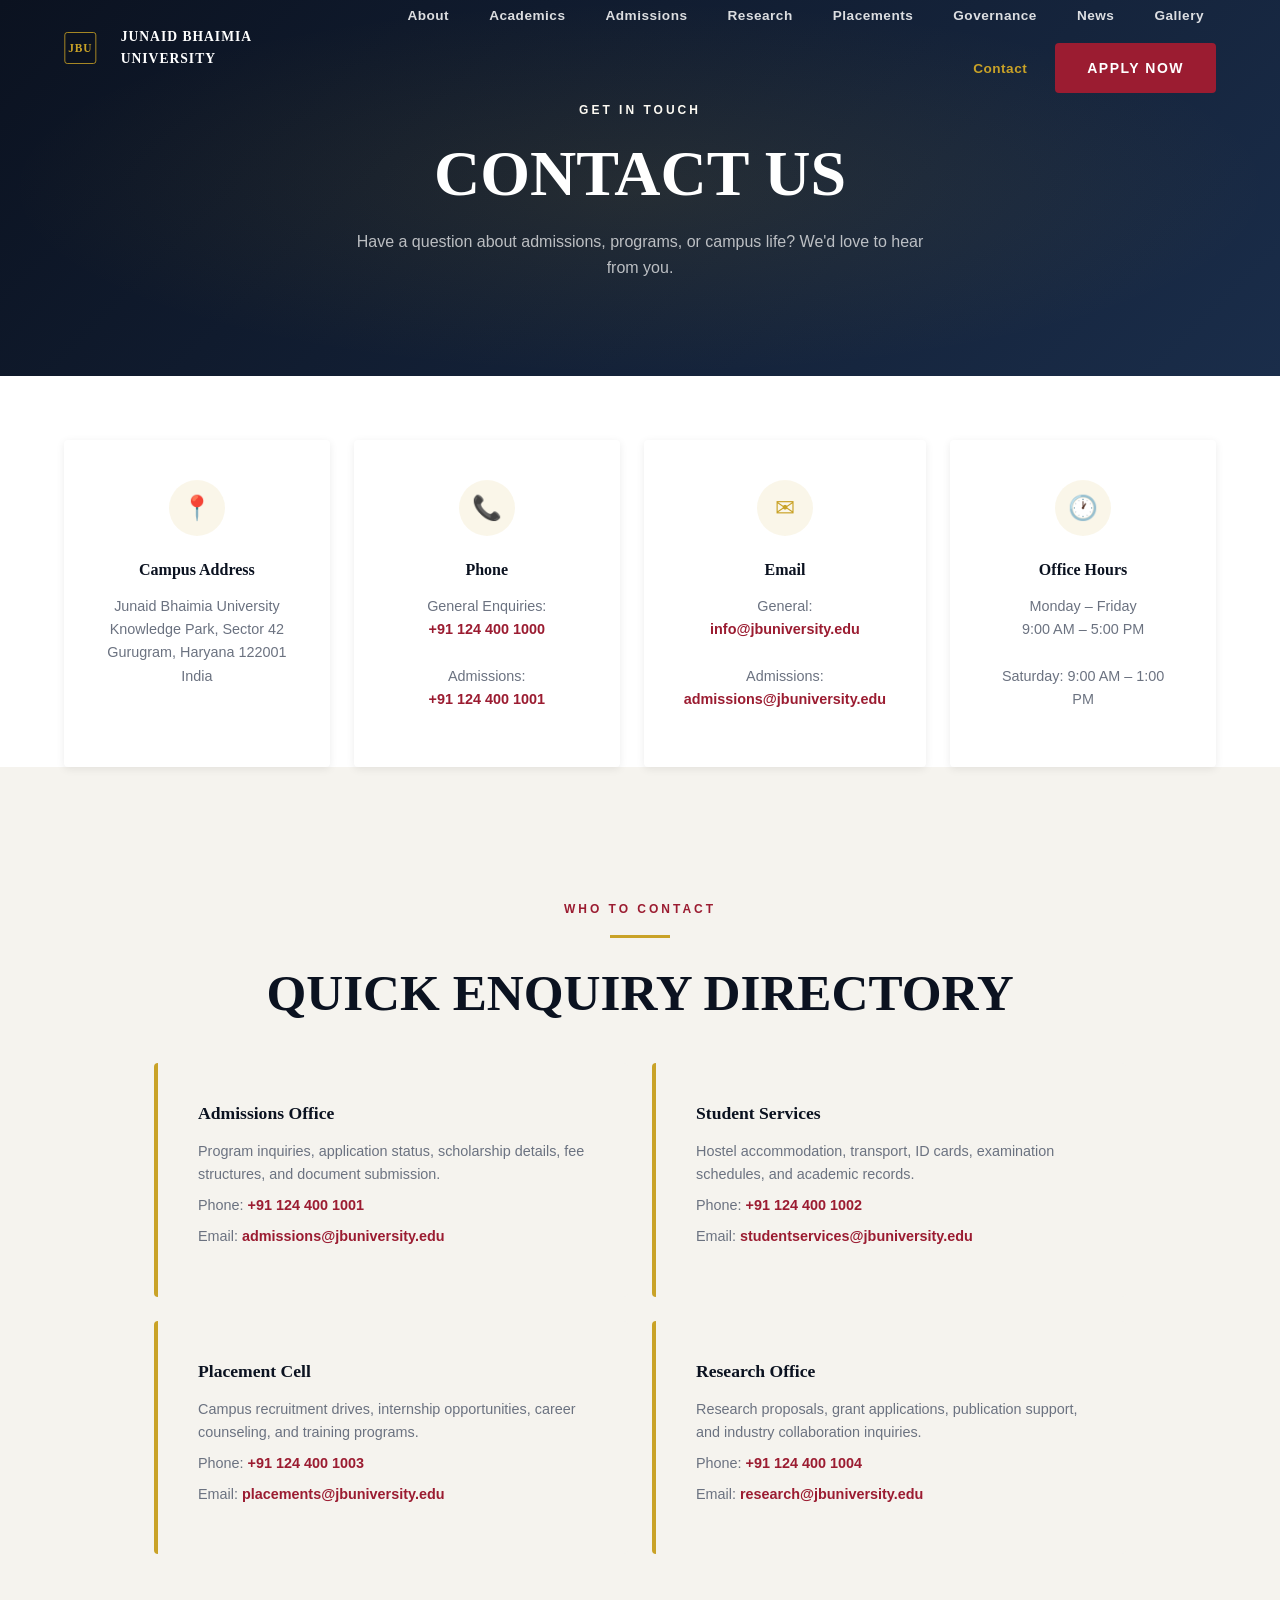
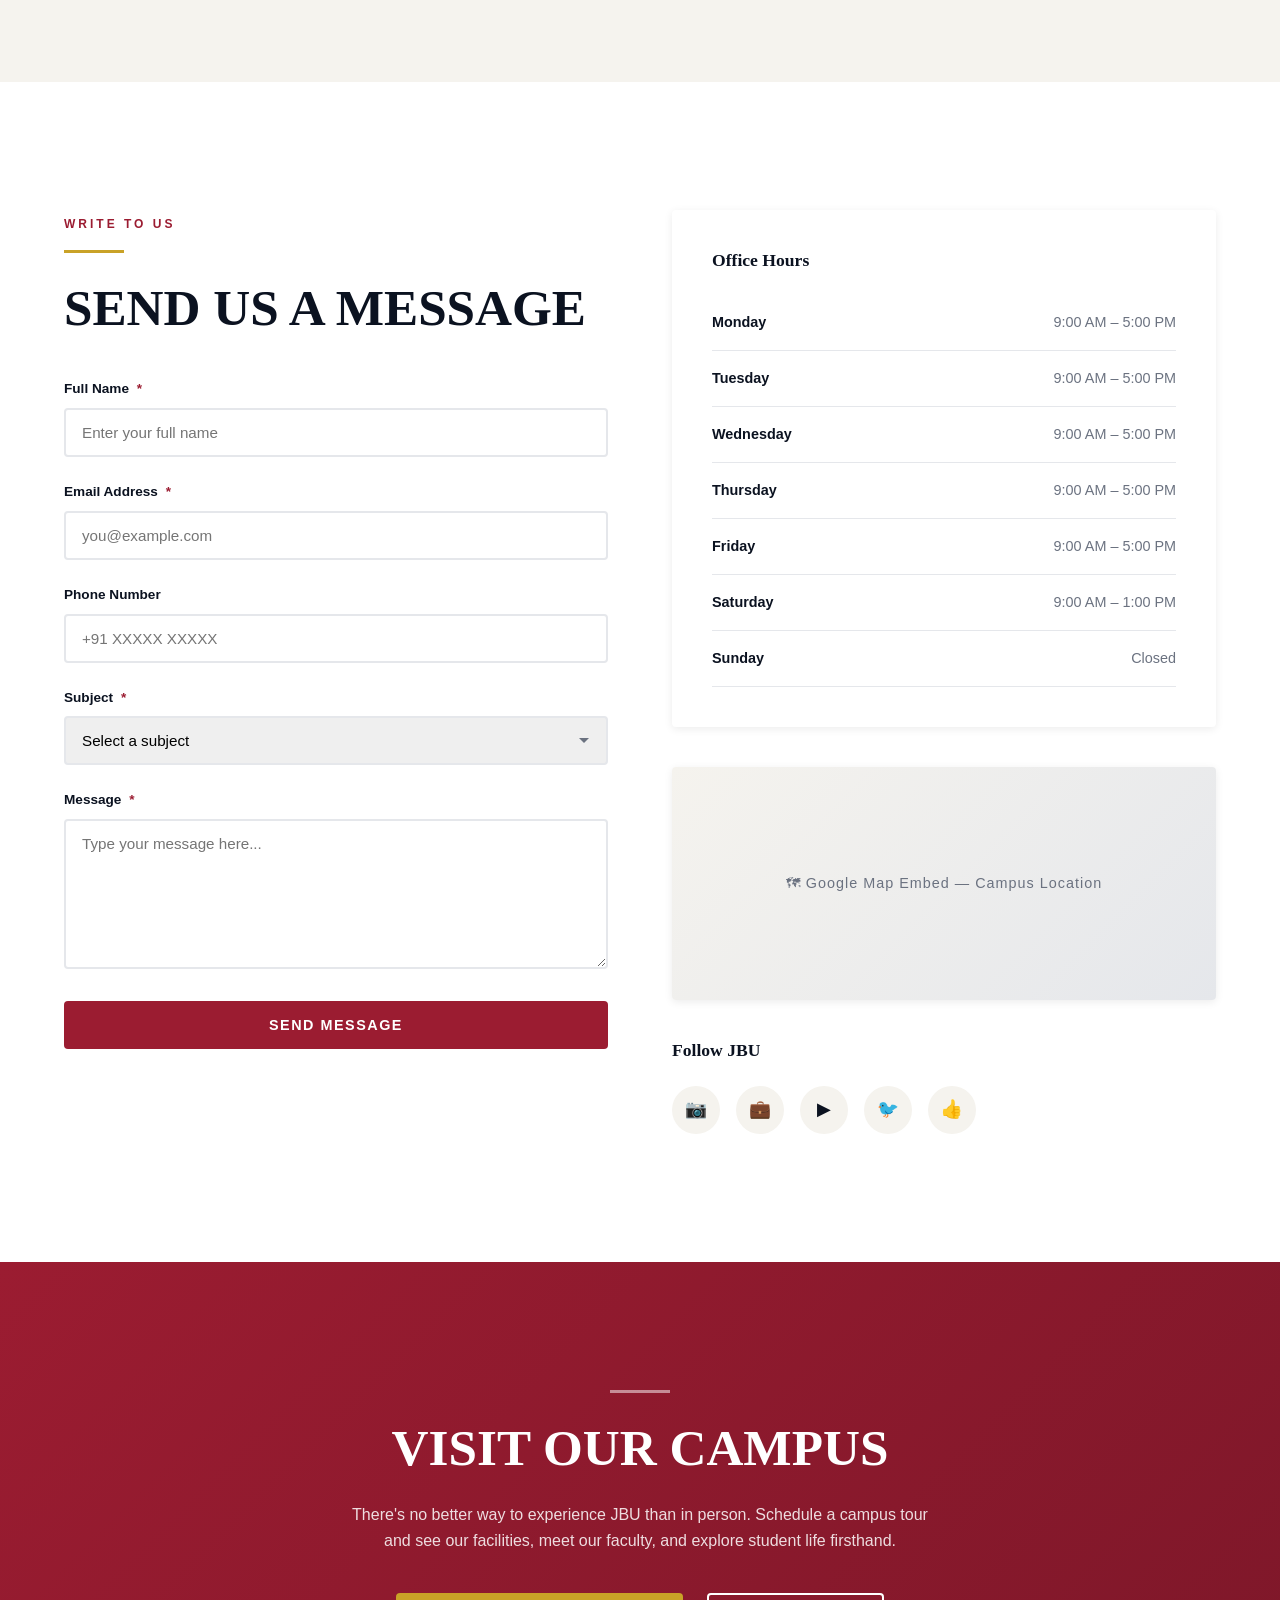
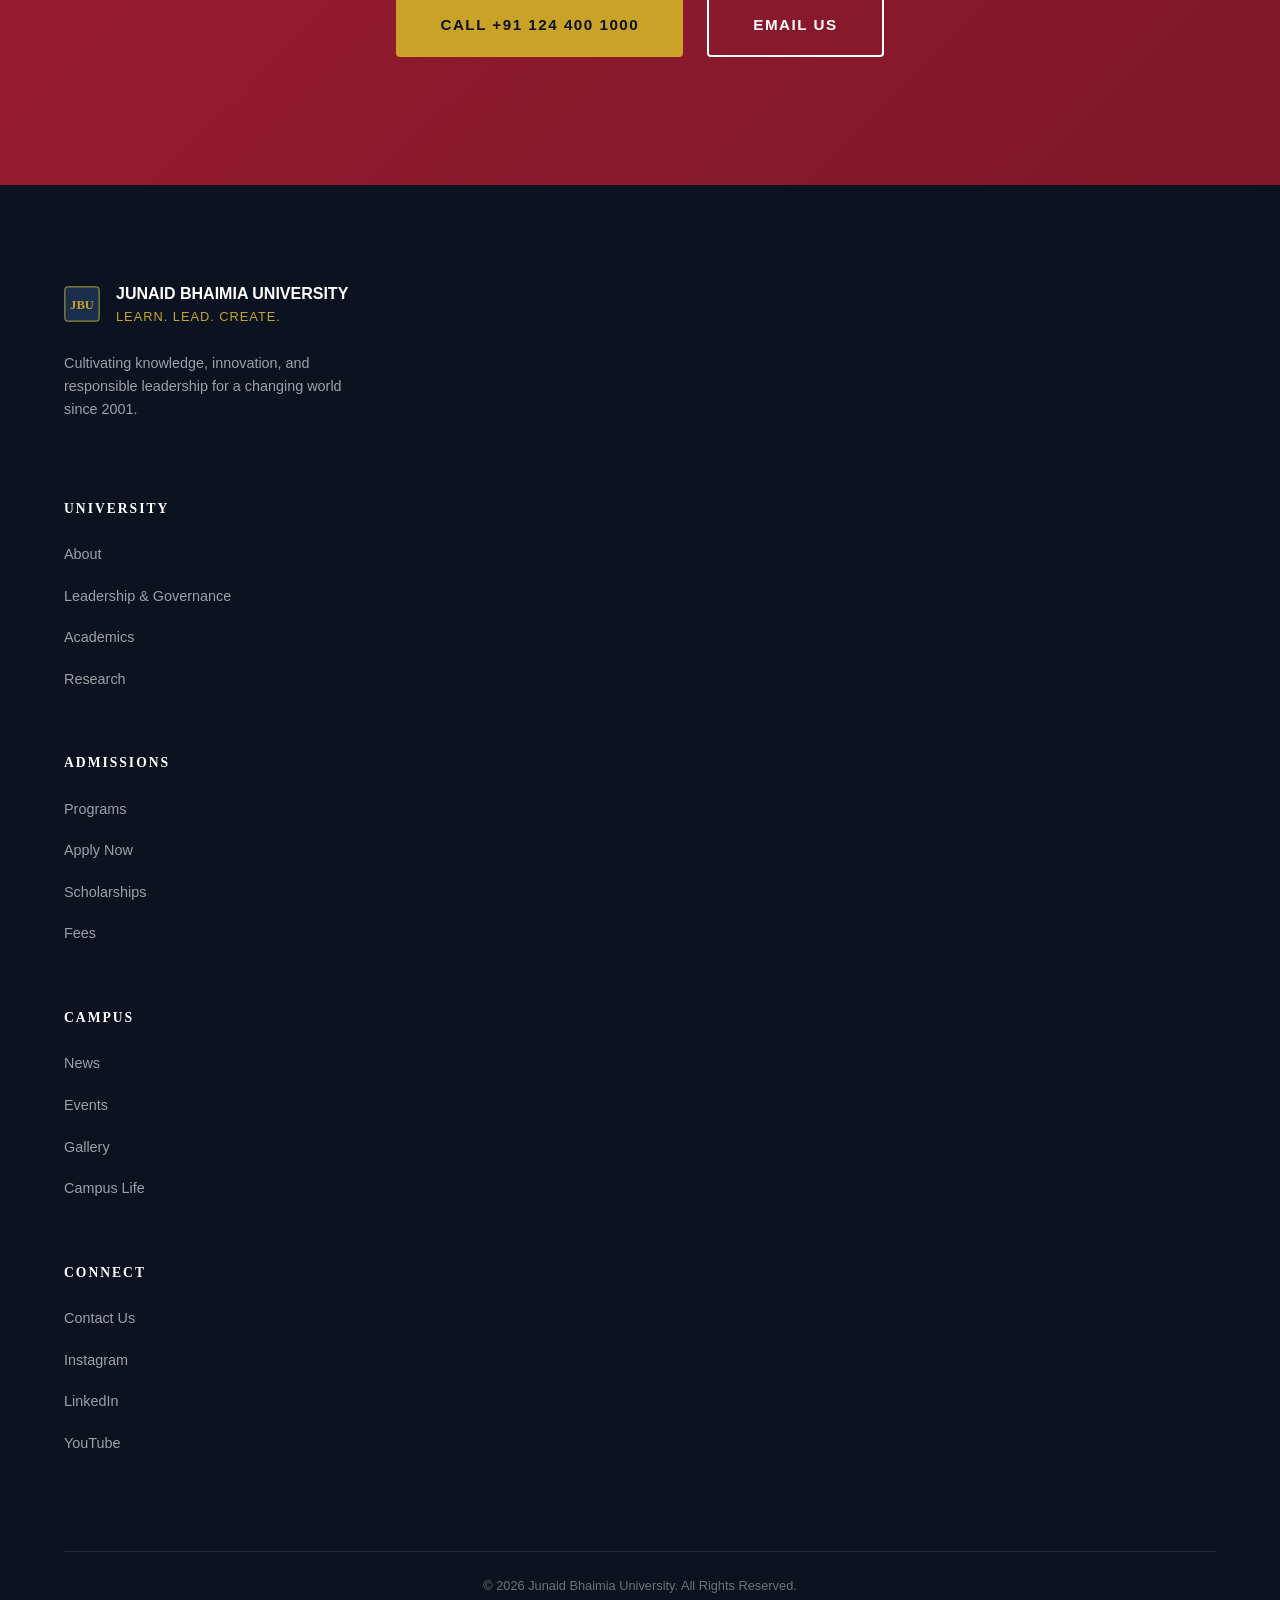
<file: contact.html>
<!DOCTYPE html>
<html lang="en">
<head>
    <meta charset="UTF-8">
    <meta name="viewport" content="width=device-width, initial-scale=1.0">
    <meta name="description" content="Contact Junaid Bhaimia University — Get in touch for admissions, general enquiries, campus visits, or feedback.">
    <title>Contact — Junaid Bhaimia University</title>
    <link rel="icon" type="image/svg+xml" href="data:image/svg+xml,<svg xmlns='http://www.w3.org/2000/svg' viewBox='0 0 32 32'><rect width='32' height='32' rx='4' fill='%230b1220'/><text x='50%25' y='55%25' dominant-baseline='middle' text-anchor='middle' font-family='Georgia,serif' font-size='16' font-weight='bold' fill='%23c9a227'>JBU</text></svg>">
    <link rel="stylesheet" href="css/style.css">
    <link rel="stylesheet" href="css/responsive.css">
    <link rel="stylesheet" href="css/pages.css">
    <style>
        /* --- Page Banner --- */
        .page-banner {
            background: linear-gradient(135deg, var(--primary) 0%, #1a2d4a 100%);
            padding: var(--space-2xl) 0;
            text-align: center;
            position: relative;
        }
        .page-banner::before {
            content: '';
            position: absolute;
            inset: 0;
            background: radial-gradient(ellipse at 50% 50%, rgba(201, 162, 39, 0.1), transparent 70%);
        }
        .page-banner h1 { color: var(--white); position: relative; z-index: 1; }
        .page-banner p { color: rgba(255,255,255,0.7); max-width:600px; margin:var(--space-sm) auto 0; position:relative; z-index:1; }

        /* --- Contact Info Cards --- */
        .contact-info-grid {
            display: grid;
            grid-template-columns: 1fr;
            gap: var(--space-md);
        }
        @media (min-width: 768px) {
            .contact-info-grid { grid-template-columns: repeat(2, 1fr); }
        }
        @media (min-width: 992px) {
            .contact-info-grid { grid-template-columns: repeat(4, 1fr); }
        }
        .contact-info-card {
            text-align: center;
            padding: var(--space-lg);
            background-color: var(--white);
            border-radius: var(--border-radius);
            box-shadow: var(--shadow-sm);
            transition: all var(--transition-base);
        }
        .contact-info-card:hover { transform: translateY(-4px); box-shadow: var(--shadow-md); }
        .contact-info-card__icon {
            width: 56px;
            height: 56px;
            background-color: rgba(201, 162, 39, 0.1);
            border-radius: 50%;
            display: flex;
            align-items: center;
            justify-content: center;
            font-size: 1.5rem;
            color: var(--gold);
            margin: 0 auto var(--space-md);
        }
        .contact-info-card h3 { font-size: 1rem; margin-bottom: var(--space-sm); }
        .contact-info-card p { font-size: 0.9rem; color: var(--gray); line-height: 1.6; }
        .contact-info-card a { color: var(--accent); font-weight: 600; }
        .contact-info-card a:hover { color: var(--primary); }

        /* --- Form & Info Layout --- */
        .contact-layout {
            display: grid;
            grid-template-columns: 1fr;
            gap: var(--space-xl);
        }
        @media (min-width: 768px) {
            .contact-layout { grid-template-columns: 1fr 1fr; }
        }

        /* --- Form Styles --- */
        .form-group {
            margin-bottom: var(--space-md);
        }
        .form-group label {
            display: block;
            font-size: 0.85rem;
            font-weight: 600;
            color: var(--primary);
            margin-bottom: var(--space-xs);
        }
        .form-group label .required {
            color: var(--accent);
            margin-left: 0.25rem;
        }
        .input-field {
            width: 100%;
            padding: 0.875rem 1rem;
            border: 2px solid var(--light-gray);
            border-radius: var(--border-radius);
            font-size: 0.95rem;
            font-family: var(--font-body);
            outline: none;
            transition: border-color var(--transition-fast);
        }
        .input-field:focus { border-color: var(--accent); }
        .input-field.input-error { border-color: #dc2626; }
        textarea.input-field {
            min-height: 150px;
            resize: vertical;
        }
        select.input-field {
            appearance: none;
            background-image: url("data:image/svg+xml,%3Csvg xmlns='http://www.w3.org/2000/svg' width='12' height='12' viewBox='0 0 12 12'%3E%3Cpath d='M6 8L1 3h10z' fill='%236b7280'/%3E%3C/svg%3E");
            background-repeat: no-repeat;
            background-position: right 1rem center;
            padding-right: 2.5rem;
        }
        .field-error {
            display: none;
            font-size: 0.8rem;
            color: #dc2626;
            margin-top: 0.25rem;
        }
        .form-group.has-error .field-error { display: block; }

        .form-success {
            padding: var(--space-xl);
            background-color: rgba(155, 28, 49, 0.05);
            border-radius: var(--border-radius);
            text-align: center;
            font-size: 1.1rem;
            color: var(--accent);
            font-weight: 600;
        }

        .submit-btn {
            width: 100%;
            padding: 1rem;
            background-color: var(--accent);
            color: var(--white);
            border: none;
            border-radius: var(--border-radius);
            font-size: 0.9rem;
            font-weight: 700;
            letter-spacing: 1.5px;
            text-transform: uppercase;
            cursor: pointer;
            transition: background-color var(--transition-fast);
        }
        .submit-btn:hover { background-color: #7d1729; }
        .submit-btn:disabled { background-color: var(--gray); cursor: not-allowed; }

        /* --- Office Hours --- */
        .office-hours-table {
            width: 100%;
        }
        .hours-row {
            display: flex;
            justify-content: space-between;
            padding: var(--space-sm) 0;
            border-bottom: 1px solid var(--light-gray);
            font-size: 0.9rem;
        }
        .hours-row__day { font-weight: 600; color: var(--primary); }
        .hours-row__time { color: var(--gray); }

        /* --- Map Placeholder --- */
        .map-placeholder {
            width: 100%;
            aspect-ratio: 21 / 9;
            background: linear-gradient(135deg, var(--cream), var(--light-gray));
            display: flex;
            align-items: center;
            justify-content: center;
            color: var(--gray);
            font-size: 0.9rem;
            letter-spacing: 1px;
            border-radius: var(--border-radius);
            box-shadow: var(--shadow-sm);
        }

        /* --- Social Links --- */
        .social-links {
            display: flex;
            gap: var(--space-sm);
        }
        .social-link {
            width: 48px;
            height: 48px;
            background-color: var(--cream);
            border-radius: 50%;
            display: flex;
            align-items: center;
            justify-content: center;
            font-size: 1.1rem;
            color: var(--primary);
            transition: all var(--transition-fast);
        }
        .social-link:hover {
            background-color: var(--accent);
            color: var(--white);
        }

        /* --- Quick Enquiry Section --- */
        .enquiry-cards {
            display: grid;
            grid-template-columns: 1fr;
            gap: var(--space-md);
        }
        @media (min-width: 768px) {
            .enquiry-cards { grid-template-columns: repeat(2, 1fr); }
        }
        .enquiry-card {
            padding: var(--space-lg);
            background-color: var(--cream);
            border-radius: var(--border-radius);
            border-left: 4px solid var(--gold);
        }
        .enquiry-card h3 { font-size: 1.1rem; margin-bottom: var(--space-sm); }
        .enquiry-card p { font-size: 0.9rem; color: var(--gray); margin-bottom: var(--space-xs); }
        .enquiry-card a { color: var(--accent); font-weight: 600; }
    </style>
</head>
<body>

    <!-- =============================================
         NAVIGATION
         ============================================= -->
    <nav id="navbar" class="navbar" role="navigation" aria-label="Main navigation">
        <div class="container nav-container">
            <a href="index.html" class="nav-logo" aria-label="Junaid Bhaimia University Home">
                <svg width="40" height="40" viewBox="0 0 40 40" fill="none" xmlns="http://www.w3.org/2000/svg" aria-hidden="true">
                    <rect width="40" height="40" rx="4" fill="#0b1220"/>
                    <rect x="1" y="1" width="38" height="38" rx="3" stroke="#c9a227" stroke-width="1"/>
                    <text x="50%" y="55%" dominant-baseline="middle" text-anchor="middle" font-family="Georgia,serif" font-size="14" font-weight="bold" fill="#c9a227">JBU</text>
                </svg>
                <span class="nav-logo-text">JUNAID BHAIMIA UNIVERSITY</span>
            </a>
            <ul id="nav-menu" class="nav-menu">
                <li><a href="about.html" class="nav-link">About</a></li>
                <li><a href="academics.html" class="nav-link">Academics</a></li>
                <li><a href="admissions.html" class="nav-link">Admissions</a></li>
                <li><a href="research.html" class="nav-link">Research</a></li>
                <li><a href="placements.html" class="nav-link">Placements</a></li>
                <li><a href="governance.html" class="nav-link">Governance</a></li>
                <li><a href="news.html" class="nav-link">News</a></li>
                <li><a href="gallery.html" class="nav-link">Gallery</a></li>
                <li><a href="contact.html" class="nav-link nav-link--active">Contact</a></li>
                <li><a href="admissions.html" class="btn btn--primary">Apply Now</a></li>
            </ul>
            <button id="hamburger-btn" class="hamburger-btn" aria-label="Toggle navigation menu" aria-expanded="false">
                <span class="hamburger-line"></span>
                <span class="hamburger-line"></span>
                <span class="hamburger-line"></span>
            </button>
        </div>
    </nav>

    <!-- =============================================
         PAGE BANNER
         ============================================= -->
    <section class="page-banner" aria-labelledby="contact-title">
        <div class="container">
            <span class="section-label text-white">Get In Touch</span>
            <h1 id="contact-title" class="animate-on-scroll">CONTACT US</h1>
            <p class="animate-on-scroll delay-1">Have a question about admissions, programs, or campus life? We'd love to hear from you.</p>
        </div>
    </section>

    <!-- =============================================
         CONTACT INFO CARDS
         ============================================= -->
    <section style="padding-top:var(--space-xl);">
        <div class="container">
            <div class="contact-info-grid">
                <div class="contact-info-card animate-on-scroll">
                    <div class="contact-info-card__icon" aria-hidden="true">&#128205;</div>
                    <h3>Campus Address</h3>
                    <p>
                        Junaid Bhaimia University<br>
                        Knowledge Park, Sector 42<br>
                        Gurugram, Haryana 122001<br>
                        India
                    </p>
                </div>
                <div class="contact-info-card animate-on-scroll delay-1">
                    <div class="contact-info-card__icon" aria-hidden="true">&#128222;</div>
                    <h3>Phone</h3>
                    <p>
                        General Enquiries:<br>
                        <a href="tel:+911244001000">+91 124 400 1000</a><br><br>
                        Admissions:<br>
                        <a href="tel:+911244001001">+91 124 400 1001</a>
                    </p>
                </div>
                <div class="contact-info-card animate-on-scroll delay-2">
                    <div class="contact-info-card__icon" aria-hidden="true">&#9993;</div>
                    <h3>Email</h3>
                    <p>
                        General:<br>
                        <a href="mailto:info@jbuniversity.edu">info@jbuniversity.edu</a><br><br>
                        Admissions:<br>
                        <a href="mailto:admissions@jbuniversity.edu">admissions@jbuniversity.edu</a>
                    </p>
                </div>
                <div class="contact-info-card animate-on-scroll delay-3">
                    <div class="contact-info-card__icon" aria-hidden="true">&#128336;</div>
                    <h3>Office Hours</h3>
                    <p>
                        Monday – Friday<br>
                        9:00 AM – 5:00 PM<br><br>
                        Saturday: 9:00 AM – 1:00 PM
                    </p>
                </div>
            </div>
        </div>
    </section>

    <!-- =============================================
         QUICK ENQUIRY CATEGORIES
         ============================================= -->
    <section class="section section--alt" aria-labelledby="enquiry-heading">
        <div class="container container--narrow">
            <div class="text-center mb-lg animate-on-scroll">
                <span class="section-label">Who to Contact</span>
                <div class="deco-line deco-line--center"></div>
                <h2 id="enquiry-heading" class="section-title">QUICK ENQUIRY DIRECTORY</h2>
            </div>

            <div class="enquiry-cards">
                <div class="enquiry-card animate-on-scroll">
                    <h3>Admissions Office</h3>
                    <p>Program inquiries, application status, scholarship details, fee structures, and document submission.</p>
                    <p>Phone: <a href="tel:+911244001001">+91 124 400 1001</a></p>
                    <p>Email: <a href="mailto:admissions@jbuniversity.edu">admissions@jbuniversity.edu</a></p>
                </div>
                <div class="enquiry-card animate-on-scroll delay-1">
                    <h3>Student Services</h3>
                    <p>Hostel accommodation, transport, ID cards, examination schedules, and academic records.</p>
                    <p>Phone: <a href="tel:+911244001002">+91 124 400 1002</a></p>
                    <p>Email: <a href="mailto:studentservices@jbuniversity.edu">studentservices@jbuniversity.edu</a></p>
                </div>
                <div class="enquiry-card animate-on-scroll delay-2">
                    <h3>Placement Cell</h3>
                    <p>Campus recruitment drives, internship opportunities, career counseling, and training programs.</p>
                    <p>Phone: <a href="tel:+911244001003">+91 124 400 1003</a></p>
                    <p>Email: <a href="mailto:placements@jbuniversity.edu">placements@jbuniversity.edu</a></p>
                </div>
                <div class="enquiry-card animate-on-scroll delay-3">
                    <h3>Research Office</h3>
                    <p>Research proposals, grant applications, publication support, and industry collaboration inquiries.</p>
                    <p>Phone: <a href="tel:+911244001004">+91 124 400 1004</a></p>
                    <p>Email: <a href="mailto:research@jbuniversity.edu">research@jbuniversity.edu</a></p>
                </div>
            </div>
        </div>
    </section>

    <!-- =============================================
         CONTACT FORM + OFFICE HOURS
         ============================================= -->
    <section class="section" aria-labelledby="form-heading">
        <div class="container">
            <div class="contact-layout">
                <!-- Contact Form -->
                <div class="animate-on-scroll">
                    <span class="section-label">Write to Us</span>
                    <div class="deco-line"></div>
                    <h2 id="form-heading" class="section-title" style="margin-bottom:var(--space-lg);">SEND US A MESSAGE</h2>

                    <form id="contact-form" novalidate>
                        <div class="form-group">
                            <label for="contact-name">Full Name <span class="required">*</span></label>
                            <input type="text" id="contact-name" class="input-field" placeholder="Enter your full name" required>
                            <span class="field-error">Please enter your name.</span>
                        </div>

                        <div class="form-group">
                            <label for="contact-email">Email Address <span class="required">*</span></label>
                            <input type="email" id="contact-email" class="input-field" placeholder="you@example.com" required>
                            <span class="field-error">Please enter a valid email address.</span>
                        </div>

                        <div class="form-group">
                            <label for="contact-phone">Phone Number</label>
                            <input type="tel" id="contact-phone" class="input-field" placeholder="+91 XXXXX XXXXX">
                        </div>

                        <div class="form-group">
                            <label for="contact-subject">Subject <span class="required">*</span></label>
                            <select id="contact-subject" class="input-field" required>
                                <option value="">Select a subject</option>
                                <option value="admissions">Admissions Inquiry</option>
                                <option value="academics">Academic Programs</option>
                                <option value="scholarships">Scholarships &amp; Financial Aid</option>
                                <option value="placements">Placements &amp; Careers</option>
                                <option value="research">Research Opportunities</option>
                                <option value="campus">Campus Visit</option>
                                <option value="general">General Enquiry</option>
                                <option value="feedback">Feedback</option>
                            </select>
                            <span class="field-error">Please select a subject.</span>
                        </div>

                        <div class="form-group">
                            <label for="contact-message">Message <span class="required">*</span></label>
                            <textarea id="contact-message" class="input-field" placeholder="Type your message here..." required></textarea>
                            <span class="field-error">Please enter a message (at least 10 characters).</span>
                        </div>

                        <button type="submit" class="submit-btn">Send Message</button>
                    </form>
                </div>

                <!-- Sidebar: Office Hours + Map + Social -->
                <div>
                    <!-- Office Hours -->
                    <div class="animate-on-scroll" style="background-color:var(--white);border-radius:var(--border-radius);box-shadow:var(--shadow-sm);padding:var(--space-lg);margin-bottom:var(--space-lg);">
                        <h3 style="font-size:1.1rem;margin-bottom:var(--space-md);color:var(--primary);">Office Hours</h3>
                        <div class="office-hours-table">
                            <div class="hours-row">
                                <span class="hours-row__day">Monday</span>
                                <span class="hours-row__time">9:00 AM – 5:00 PM</span>
                            </div>
                            <div class="hours-row">
                                <span class="hours-row__day">Tuesday</span>
                                <span class="hours-row__time">9:00 AM – 5:00 PM</span>
                            </div>
                            <div class="hours-row">
                                <span class="hours-row__day">Wednesday</span>
                                <span class="hours-row__time">9:00 AM – 5:00 PM</span>
                            </div>
                            <div class="hours-row">
                                <span class="hours-row__day">Thursday</span>
                                <span class="hours-row__time">9:00 AM – 5:00 PM</span>
                            </div>
                            <div class="hours-row">
                                <span class="hours-row__day">Friday</span>
                                <span class="hours-row__time">9:00 AM – 5:00 PM</span>
                            </div>
                            <div class="hours-row">
                                <span class="hours-row__day">Saturday</span>
                                <span class="hours-row__time">9:00 AM – 1:00 PM</span>
                            </div>
                            <div class="hours-row">
                                <span class="hours-row__day">Sunday</span>
                                <span class="hours-row__time">Closed</span>
                            </div>
                        </div>
                    </div>

                    <!-- Map Placeholder -->
                    <div class="animate-on-scroll delay-1" style="margin-bottom:var(--space-lg);">
                        <div class="map-placeholder" aria-label="Map showing Junaid Bhaimia University location">
                            &#128506; Google Map Embed — Campus Location
                        </div>
                    </div>

                    <!-- Social Media -->
                    <div class="animate-on-scroll delay-2">
                        <h3 style="font-size:1.1rem;margin-bottom:var(--space-md);color:var(--primary);">Follow JBU</h3>
                        <div class="social-links">
                            <a href="#" class="social-link" aria-label="Instagram" title="Instagram">&#128247;</a>
                            <a href="#" class="social-link" aria-label="LinkedIn" title="LinkedIn">&#128188;</a>
                            <a href="#" class="social-link" aria-label="YouTube" title="YouTube">&#9654;</a>
                            <a href="#" class="social-link" aria-label="Twitter" title="Twitter">&#128038;</a>
                            <a href="#" class="social-link" aria-label="Facebook" title="Facebook">&#128077;</a>
                        </div>
                    </div>
                </div>
            </div>
        </div>
    </section>

    <!-- =============================================
         CTA SECTION
         ============================================= -->
    <section class="section cta-section" aria-labelledby="cta-contact-heading">
        <div class="container container--narrow">
            <div class="deco-line deco-line--center" style="background-color:rgba(255,255,255,0.5);"></div>
            <h2 id="cta-contact-heading" class="section-title animate-on-scroll">VISIT OUR CAMPUS</h2>
            <p class="animate-on-scroll delay-1">There's no better way to experience JBU than in person. Schedule a campus tour and see our facilities, meet our faculty, and explore student life firsthand.</p>
            <div class="cta-buttons animate-on-scroll delay-2">
                <a href="tel:+911244001000" class="btn btn--gold btn--large">Call +91 124 400 1000</a>
                <a href="mailto:info@jbuniversity.edu" class="btn btn--secondary btn--large">Email Us</a>
            </div>
        </div>
    </section>

    <!-- =============================================
         FOOTER
         ============================================= -->
    <footer class="footer bg-primary" role="contentinfo">
        <div class="container">
            <div class="footer-grid" style="display:grid;grid-template-columns:1fr;gap:var(--space-xl);padding:var(--space-2xl) 0;">
                <div>
                    <a href="index.html" class="footer-logo" style="display:flex;align-items:center;gap:var(--space-sm);margin-bottom:var(--space-md);">
                        <svg width="36" height="36" viewBox="0 0 40 40" fill="none" xmlns="http://www.w3.org/2000/svg" aria-hidden="true">
                            <rect width="40" height="40" rx="4" fill="#1a2d4a"/>
                            <rect x="1" y="1" width="38" height="38" rx="3" stroke="#c9a227" stroke-width="1"/>
                            <text x="50%" y="55%" dominant-baseline="middle" text-anchor="middle" font-family="Georgia,serif" font-size="14" font-weight="bold" fill="#c9a227">JBU</text>
                        </svg>
                        <div>
                            <div style="color:#fff;font-size:1rem;font-weight:700;">JUNAID BHAIMIA UNIVERSITY</div>
                            <div style="color:var(--gold);font-size:0.8rem;letter-spacing:1px;">LEARN. LEAD. CREATE.</div>
                        </div>
                    </a>
                    <p style="color:rgba(255,255,255,0.6);max-width:300px;font-size:0.9rem;">Cultivating knowledge, innovation, and responsible leadership for a changing world since 2001.</p>
                </div>
                <div>
                    <h4 style="color:#fff;font-size:0.85rem;letter-spacing:2px;text-transform:uppercase;margin-bottom:var(--space-md);">University</h4>
                    <ul style="display:grid;gap:var(--space-sm);">
                        <li><a href="about.html" style="color:rgba(255,255,255,0.6);font-size:0.9rem;">About</a></li>
                        <li><a href="governance.html" style="color:rgba(255,255,255,0.6);font-size:0.9rem;">Leadership &amp; Governance</a></li>
                        <li><a href="academics.html" style="color:rgba(255,255,255,0.6);font-size:0.9rem;">Academics</a></li>
                        <li><a href="research.html" style="color:rgba(255,255,255,0.6);font-size:0.9rem;">Research</a></li>
                    </ul>
                </div>
                <div>
                    <h4 style="color:#fff;font-size:0.85rem;letter-spacing:2px;text-transform:uppercase;margin-bottom:var(--space-md);">Admissions</h4>
                    <ul style="display:grid;gap:var(--space-sm);">
                        <li><a href="academics.html" style="color:rgba(255,255,255,0.6);font-size:0.9rem;">Programs</a></li>
                        <li><a href="admissions.html" style="color:rgba(255,255,255,0.6);font-size:0.9rem;">Apply Now</a></li>
                        <li><a href="admissions.html" style="color:rgba(255,255,255,0.6);font-size:0.9rem;">Scholarships</a></li>
                        <li><a href="admissions.html" style="color:rgba(255,255,255,0.6);font-size:0.9rem;">Fees</a></li>
                    </ul>
                </div>
                <div>
                    <h4 style="color:#fff;font-size:0.85rem;letter-spacing:2px;text-transform:uppercase;margin-bottom:var(--space-md);">Campus</h4>
                    <ul style="display:grid;gap:var(--space-sm);">
                        <li><a href="news.html" style="color:rgba(255,255,255,0.6);font-size:0.9rem;">News</a></li>
                        <li><a href="events.html" style="color:rgba(255,255,255,0.6);font-size:0.9rem;">Events</a></li>
                        <li><a href="gallery.html" style="color:rgba(255,255,255,0.6);font-size:0.9rem;">Gallery</a></li>
                        <li><a href="#" style="color:rgba(255,255,255,0.6);font-size:0.9rem;">Campus Life</a></li>
                    </ul>
                </div>
                <div>
                    <h4 style="color:#fff;font-size:0.85rem;letter-spacing:2px;text-transform:uppercase;margin-bottom:var(--space-md);">Connect</h4>
                    <ul style="display:grid;gap:var(--space-sm);">
                        <li><a href="contact.html" style="color:rgba(255,255,255,0.6);font-size:0.9rem;">Contact Us</a></li>
                        <li><a href="#" style="color:rgba(255,255,255,0.6);font-size:0.9rem;">Instagram</a></li>
                        <li><a href="#" style="color:rgba(255,255,255,0.6);font-size:0.9rem;">LinkedIn</a></li>
                        <li><a href="#" style="color:rgba(255,255,255,0.6);font-size:0.9rem;">YouTube</a></li>
                    </ul>
                </div>
            </div>
            <div style="border-top:1px solid rgba(255,255,255,0.1);padding:var(--space-md) 0;text-align:center;">
                <p style="color:rgba(255,255,255,0.4);font-size:0.8rem;margin:0;">&copy; 2026 Junaid Bhaimia University. All Rights Reserved.</p>
            </div>
        </div>
    </footer>

    <button id="back-to-top" class="back-to-top" aria-label="Back to top">&#8593;</button>

    <script src="js/navigation.js"></script>
    <script src="js/animations.js"></script>
    <script src="js/pages.js"></script>
    <script src="js/main.js"></script>

</body>
</html>
</file>
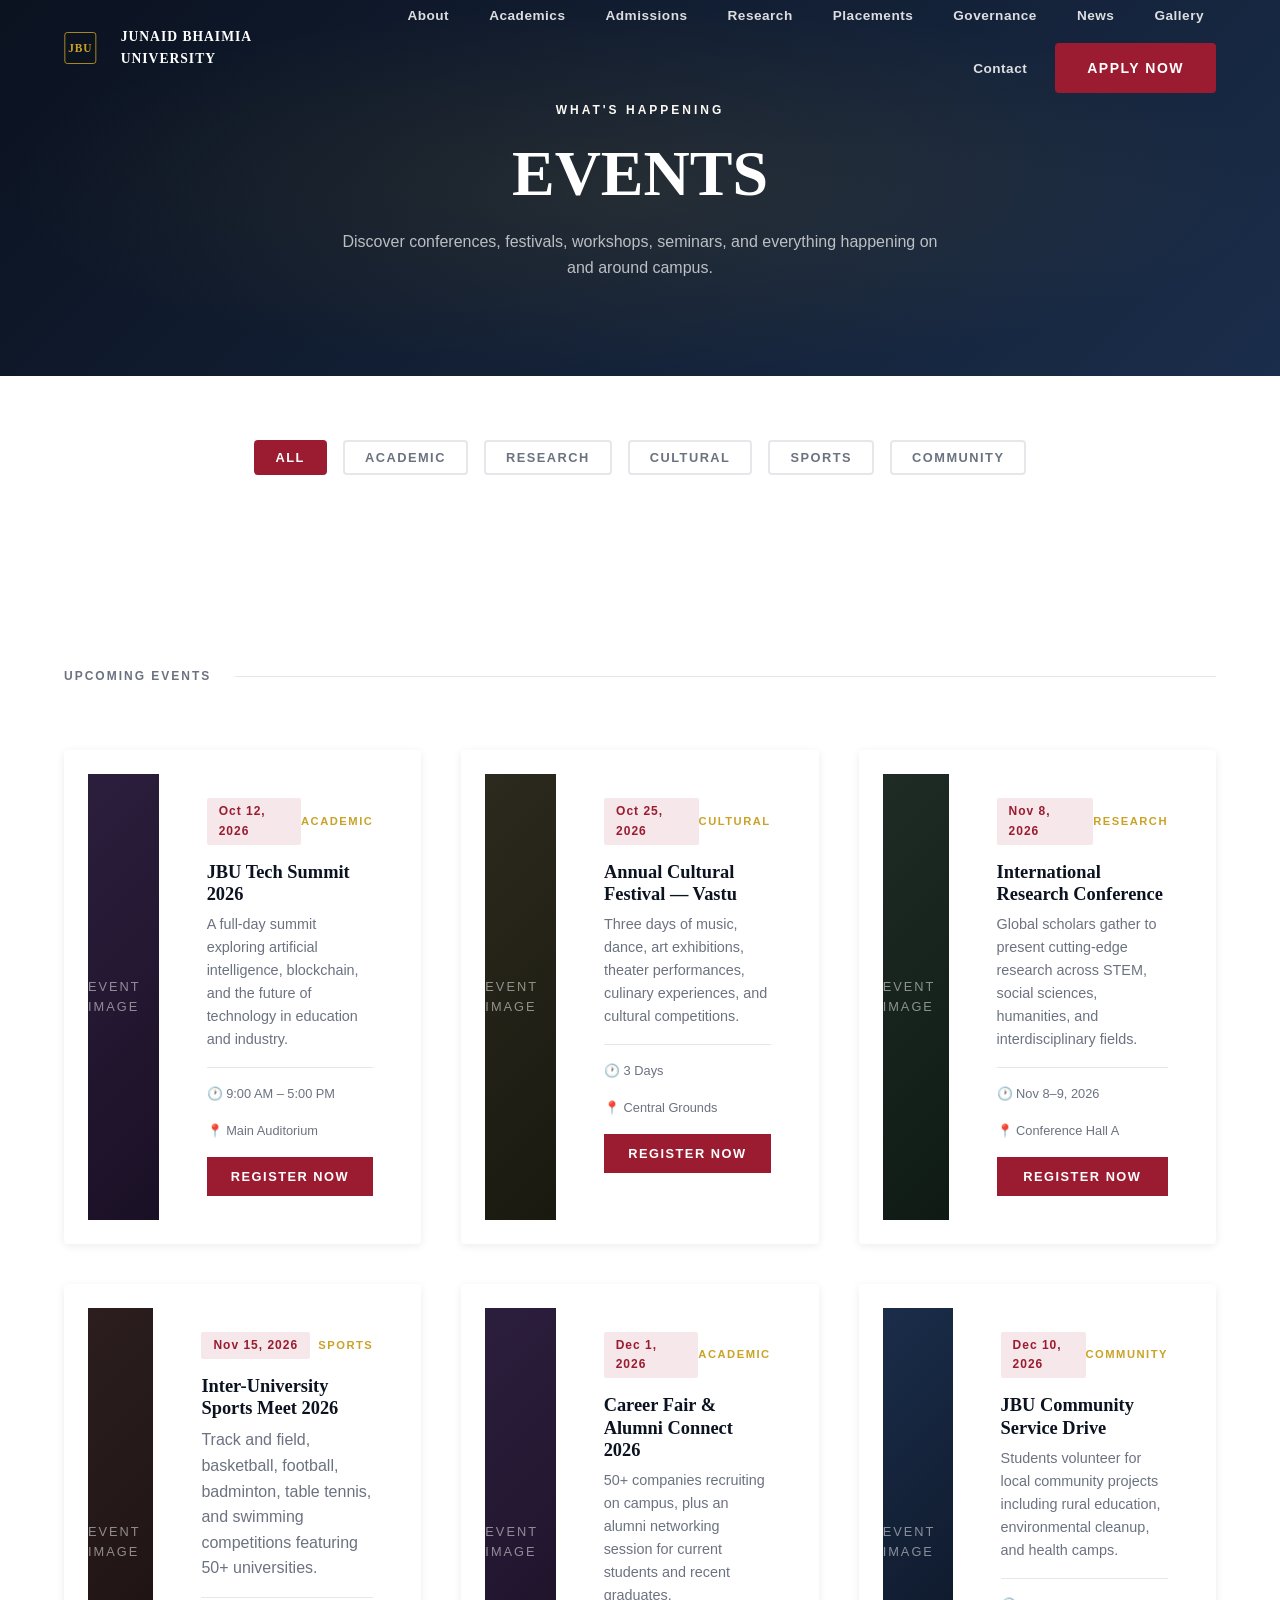
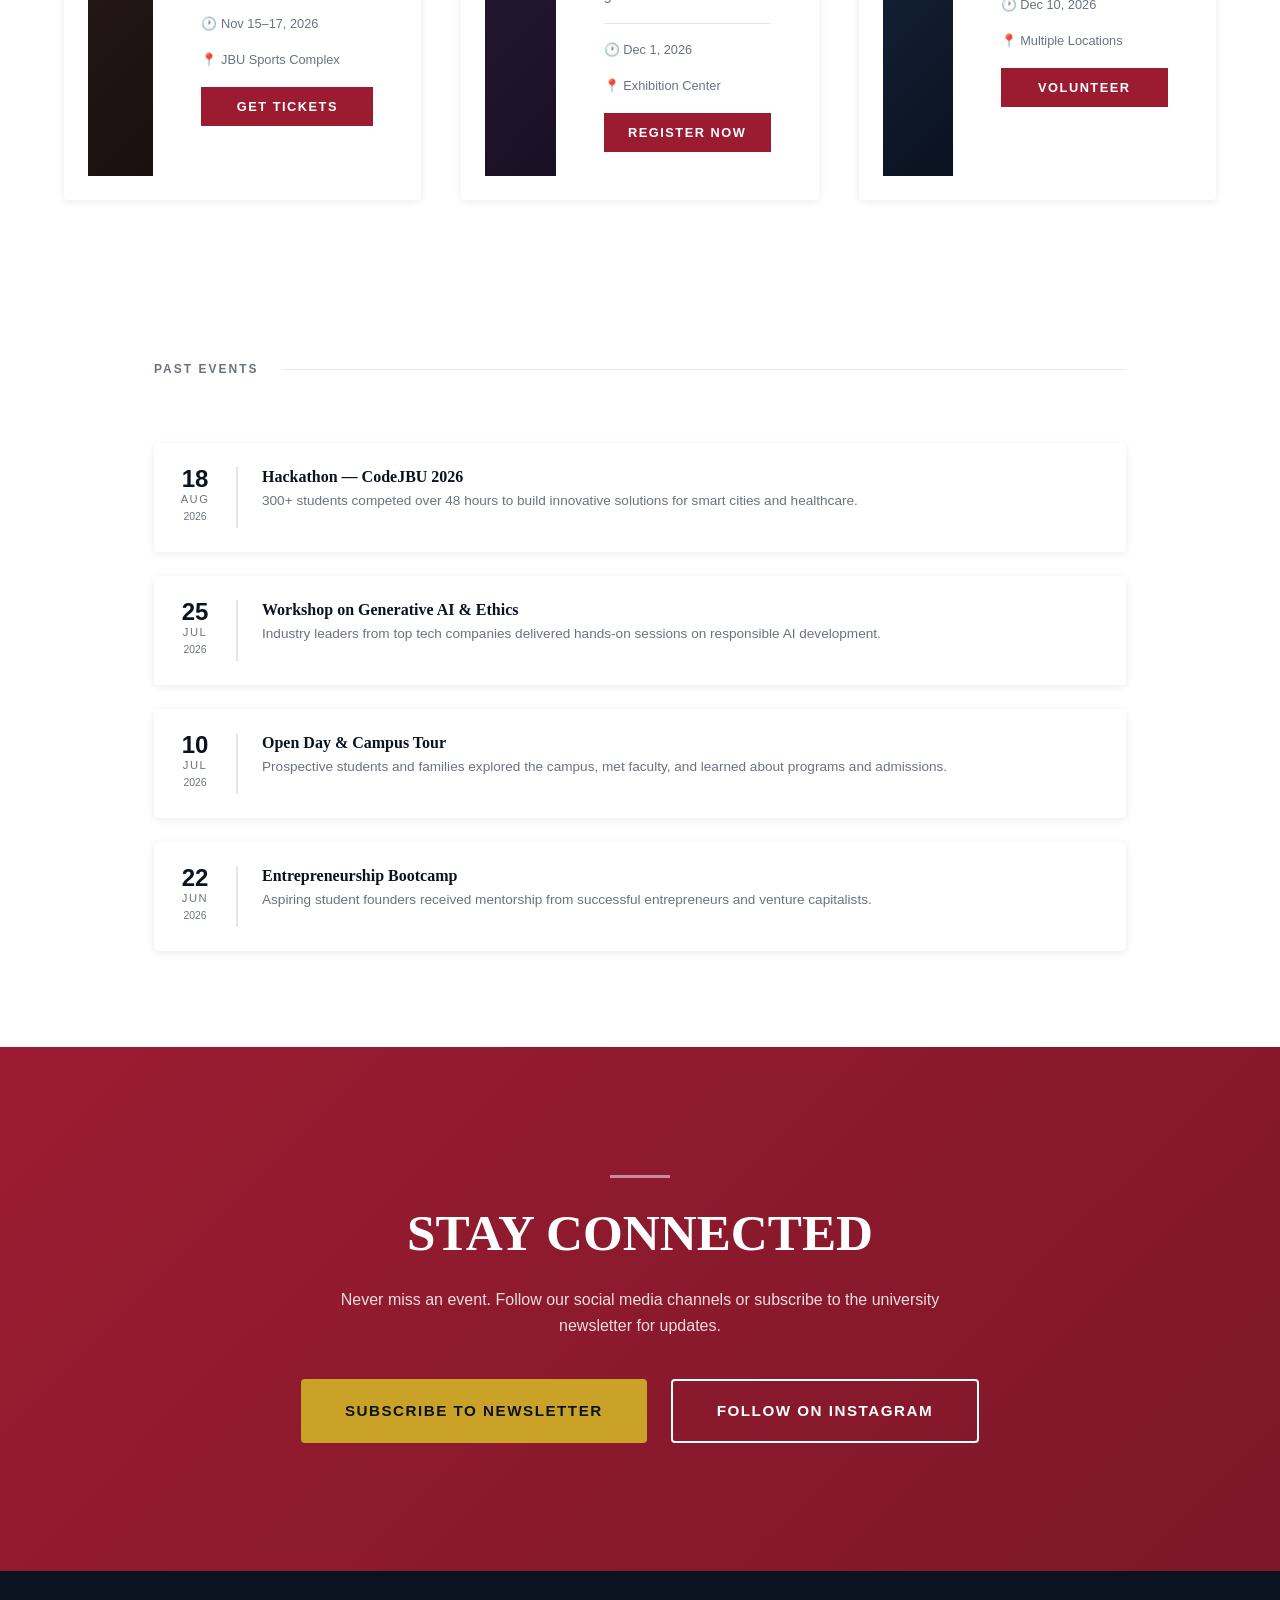
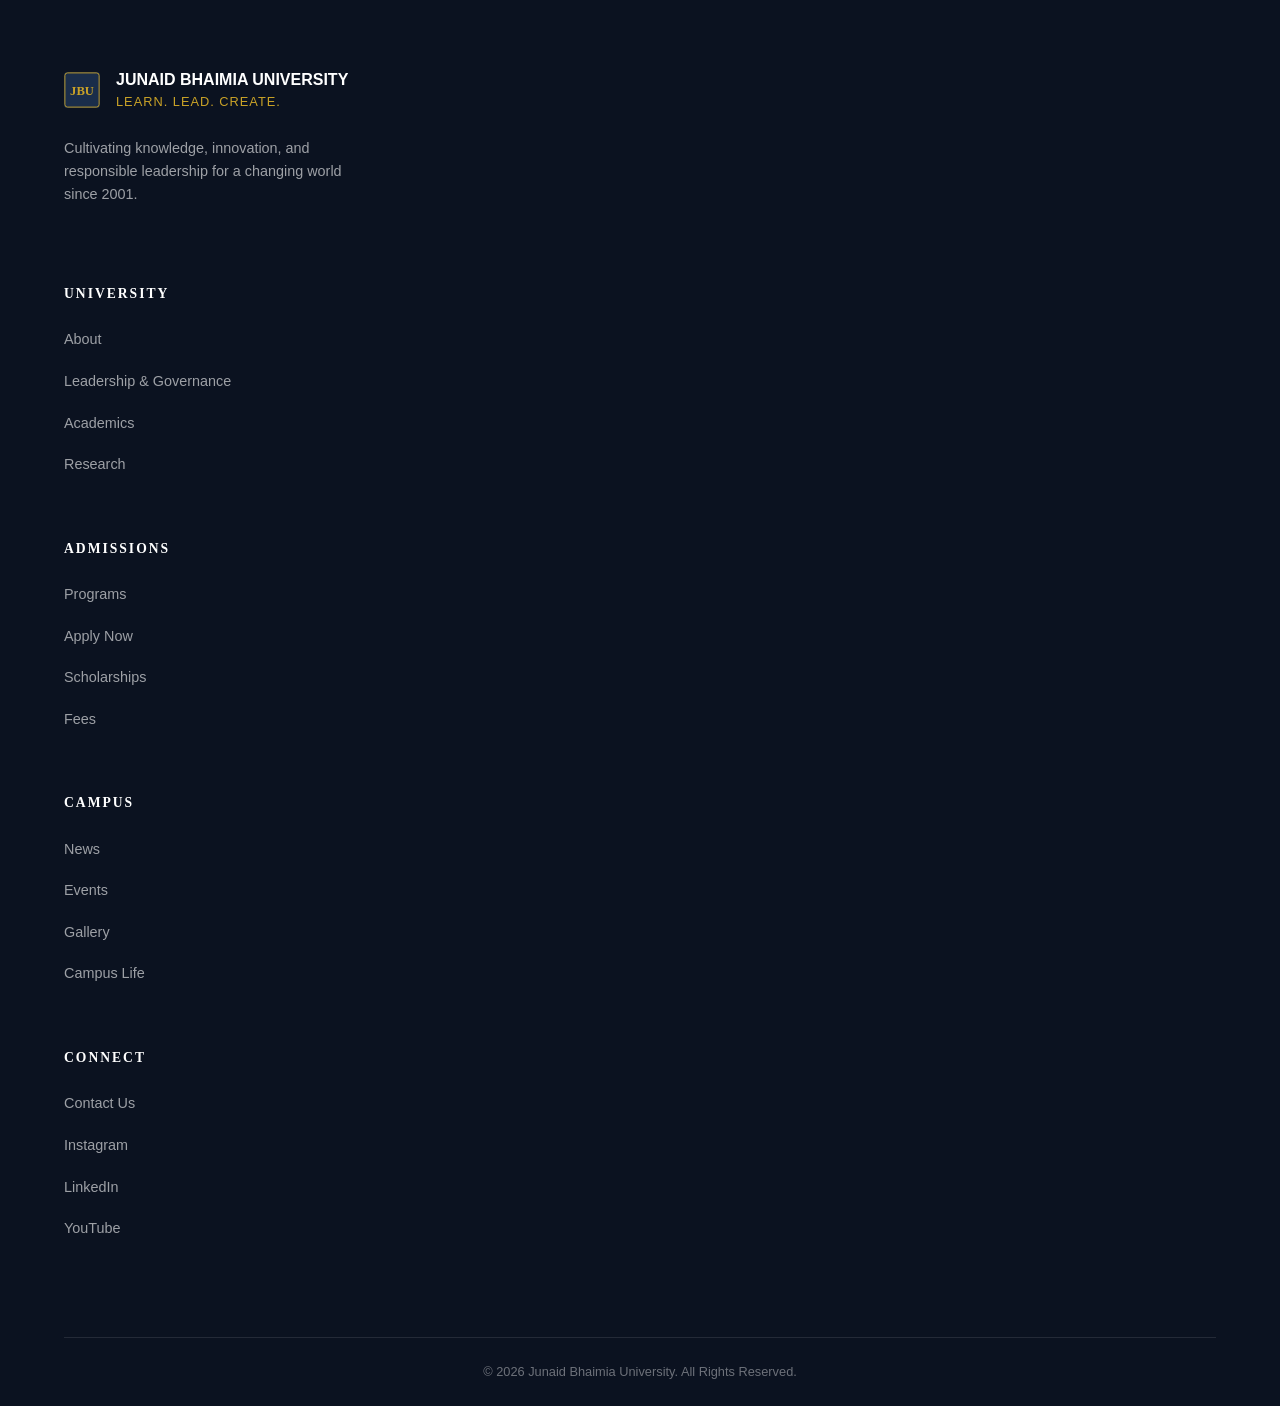
<file: events.html>
<!DOCTYPE html>
<html lang="en">
<head>
    <meta charset="UTF-8">
    <meta name="viewport" content="width=device-width, initial-scale=1.0">
    <meta name="description" content="Events at Junaid Bhaimia University — Upcoming conferences, festivals, seminars, workshops, and campus activities.">
    <title>Events — Junaid Bhaimia University</title>
    <link rel="icon" type="image/svg+xml" href="data:image/svg+xml,<svg xmlns='http://www.w3.org/2000/svg' viewBox='0 0 32 32'><rect width='32' height='32' rx='4' fill='%230b1220'/><text x='50%25' y='55%25' dominant-baseline='middle' text-anchor='middle' font-family='Georgia,serif' font-size='16' font-weight='bold' fill='%23c9a227'>JBU</text></svg>">
    <link rel="stylesheet" href="css/style.css">
    <link rel="stylesheet" href="css/responsive.css">
    <link rel="stylesheet" href="css/pages.css">
    <style>
        /* --- Page Banner --- */
        .page-banner {
            background: linear-gradient(135deg, var(--primary) 0%, #1a2d4a 100%);
            padding: var(--space-2xl) 0;
            text-align: center;
            position: relative;
        }
        .page-banner::before {
            content: '';
            position: absolute;
            inset: 0;
            background: radial-gradient(ellipse at 50% 50%, rgba(201, 162, 39, 0.1), transparent 70%);
        }
        .page-banner h1 { color: var(--white); position: relative; z-index: 1; }
        .page-banner p { color: rgba(255,255,255,0.7); max-width:600px; margin:var(--space-sm) auto 0; position:relative; z-index:1; }

        /* --- Filters --- */
        .filters {
            display: flex;
            flex-wrap: wrap;
            gap: var(--space-sm);
            justify-content: center;
            margin-bottom: var(--space-xl);
        }
        .filter-btn {
            padding: 0.5rem 1.25rem;
            font-size: 0.8rem;
            font-weight: 700;
            letter-spacing: 1.5px;
            text-transform: uppercase;
            border: 2px solid var(--light-gray);
            background-color: transparent;
            color: var(--gray);
            cursor: pointer;
            border-radius: var(--border-radius);
            transition: all var(--transition-fast);
        }
        .filter-btn:hover { border-color: var(--accent); color: var(--accent); }
        .filter-btn--active {
            background-color: var(--accent);
            border-color: var(--accent);
            color: var(--white);
        }

        /* --- Event Cards --- */
        .events-list {
            display: grid;
            grid-template-columns: 1fr;
            gap: var(--space-lg);
        }
        @media (min-width: 768px) {
            .events-list { grid-template-columns: repeat(2, 1fr); }
        }
        @media (min-width: 992px) {
            .events-list { grid-template-columns: repeat(3, 1fr); }
        }
        .event-card {
            background-color: var(--white);
            border-radius: var(--border-radius);
            box-shadow: var(--shadow-sm);
            overflow: hidden;
            transition: all var(--transition-base);
        }
        .event-card:hover { transform: translateY(-4px); box-shadow: var(--shadow-md); }
        .event-card__visual {
            width: 100%;
            aspect-ratio: 16/10;
            display: flex;
            align-items: center;
            justify-content: center;
            color: rgba(255,255,255,0.5);
            font-size: 0.8rem;
            letter-spacing: 2px;
            text-transform: uppercase;
        }
        .event-card__visual--academic { background: linear-gradient(135deg, #2c1e3d, #1a1025); }
        .event-card__visual--research { background: linear-gradient(135deg, #1e2c25, #0f1a15); }
        .event-card__visual--cultural { background: linear-gradient(135deg, #2c2a1e, #1a1910); }
        .event-card__visual--sports { background: linear-gradient(135deg, #2c1e1e, #1a1010); }
        .event-card__visual--community { background: linear-gradient(135deg, #1a2d4a, #0b1220); }
        .event-card__content { padding: var(--space-md); }
        .event-card__date-row {
            display: flex;
            justify-content: space-between;
            align-items: center;
            margin-bottom: var(--space-sm);
        }
        .event-card__date-badge {
            display: inline-block;
            padding: 0.25rem 0.75rem;
            background-color: rgba(155, 28, 49, 0.1);
            color: var(--accent);
            font-size: 0.75rem;
            font-weight: 700;
            letter-spacing: 1px;
            border-radius: 2px;
        }
        .event-card__category-tag {
            font-size: 0.7rem;
            font-weight: 700;
            letter-spacing: 1.5px;
            text-transform: uppercase;
            color: var(--gold);
        }
        .event-card__title {
            font-size: 1.15rem;
            color: var(--primary);
            margin-bottom: var(--space-xs);
        }
        .event-card__desc {
            font-size: 0.9rem;
            color: var(--gray);
            margin-bottom: var(--space-sm);
            line-height: 1.6;
        }
        .event-card__details {
            display: flex;
            flex-wrap: wrap;
            gap: var(--space-sm);
            padding-top: var(--space-sm);
            border-top: 1px solid var(--light-gray);
            font-size: 0.8rem;
            color: var(--gray);
        }
        .event-detail-item {
            display: flex;
            align-items: center;
            gap: 0.25rem;
        }
        .event-card__rsvp {
            display: block;
            width: 100%;
            padding: 0.75rem;
            margin-top: var(--space-sm);
            background-color: var(--accent);
            color: var(--white);
            border: none;
            cursor: pointer;
            font-size: 0.8rem;
            font-weight: 700;
            letter-spacing: 1.5px;
            text-transform: uppercase;
            text-align: center;
            transition: background-color var(--transition-fast);
        }
        .event-card__rsvp:hover { background-color: #7d1729; }

        /* --- Past Events --- */
        .past-event-item {
            display: flex;
            gap: var(--space-md);
            padding: var(--space-md);
            background-color: var(--white);
            border-radius: var(--border-radius);
            box-shadow: var(--shadow-sm);
            opacity: 0.7;
            transition: opacity var(--transition-fast);
        }
        .past-event-item:hover { opacity: 1; }
        .past-event__date {
            flex-shrink: 0;
            width: 60px;
            text-align: center;
            padding-right: var(--space-md);
            border-right: 2px solid var(--light-gray);
        }
        .past-event__day {
            font-size: 1.5rem;
            font-weight: 700;
            color: var(--primary);
            line-height: 1;
        }
        .past-event__month {
            font-size: 0.7rem;
            letter-spacing: 1.5px;
            text-transform: uppercase;
            color: var(--gray);
        }
        .past-event__year {
            font-size: 0.65rem;
            color: var(--gray);
        }
        .past-event__title { font-size: 1rem; color: var(--primary); margin-bottom: 0.25rem; }
        .past-event__summary { font-size: 0.85rem; color: var(--gray); }

        /* --- Section Dividers --- */
        .section-divider {
            display: flex;
            align-items: center;
            gap: var(--space-md);
            margin: var(--space-xl) 0;
        }
        .section-divider__line {
            flex: 1;
            height: 1px;
            background-color: var(--light-gray);
        }
        .section-divider__label {
            font-size: 0.75rem;
            font-weight: 700;
            letter-spacing: 2px;
            text-transform: uppercase;
            color: var(--gray);
            white-space: nowrap;
        }
    </style>
</head>
<body>

    <!-- =============================================
         NAVIGATION
         ============================================= -->
    <nav id="navbar" class="navbar" role="navigation" aria-label="Main navigation">
        <div class="container nav-container">
            <a href="index.html" class="nav-logo" aria-label="Junaid Bhaimia University Home">
                <svg width="40" height="40" viewBox="0 0 40 40" fill="none" xmlns="http://www.w3.org/2000/svg" aria-hidden="true">
                    <rect width="40" height="40" rx="4" fill="#0b1220"/>
                    <rect x="1" y="1" width="38" height="38" rx="3" stroke="#c9a227" stroke-width="1"/>
                    <text x="50%" y="55%" dominant-baseline="middle" text-anchor="middle" font-family="Georgia,serif" font-size="14" font-weight="bold" fill="#c9a227">JBU</text>
                </svg>
                <span class="nav-logo-text">JUNAID BHAIMIA UNIVERSITY</span>
            </a>
            <ul id="nav-menu" class="nav-menu">
                <li><a href="about.html" class="nav-link">About</a></li>
                <li><a href="academics.html" class="nav-link">Academics</a></li>
                <li><a href="admissions.html" class="nav-link">Admissions</a></li>
                <li><a href="research.html" class="nav-link">Research</a></li>
                <li><a href="placements.html" class="nav-link">Placements</a></li>
                <li><a href="governance.html" class="nav-link">Governance</a></li>
                <li><a href="news.html" class="nav-link">News</a></li>
                <li><a href="gallery.html" class="nav-link">Gallery</a></li>
                <li><a href="contact.html" class="nav-link">Contact</a></li>
                <li><a href="admissions.html" class="btn btn--primary">Apply Now</a></li>
            </ul>
            <button id="hamburger-btn" class="hamburger-btn" aria-label="Toggle navigation menu" aria-expanded="false">
                <span class="hamburger-line"></span>
                <span class="hamburger-line"></span>
                <span class="hamburger-line"></span>
            </button>
        </div>
    </nav>

    <!-- =============================================
         PAGE BANNER
         ============================================= -->
    <section class="page-banner" aria-labelledby="events-title">
        <div class="container">
            <span class="section-label text-white">What's Happening</span>
            <h1 id="events-title" class="animate-on-scroll">EVENTS</h1>
            <p class="animate-on-scroll delay-1">Discover conferences, festivals, workshops, seminars, and everything happening on and around campus.</p>
        </div>
    </section>

    <!-- =============================================
         CATEGORY FILTERS
         ============================================= -->
    <section style="padding-top:var(--space-xl);">
        <div class="container container--narrow">
            <div class="filters animate-on-scroll" role="group" aria-label="Filter events by category">
                <button class="filter-btn filter-btn--active" data-filter="all">All</button>
                <button class="filter-btn" data-filter="academic">Academic</button>
                <button class="filter-btn" data-filter="research">Research</button>
                <button class="filter-btn" data-filter="cultural">Cultural</button>
                <button class="filter-btn" data-filter="sports">Sports</button>
                <button class="filter-btn" data-filter="community">Community</button>
            </div>
        </div>
    </section>

    <!-- =============================================
         UPCOMING EVENTS
         ============================================= -->
    <section style="padding-top:var(--space-xl);">
        <div class="container">
            <div class="section-divider animate-on-scroll">
                <span class="section-divider__label">Upcoming Events</span>
                <div class="section-divider__line"></div>
            </div>

            <div class="events-list">

                <!-- Event 1 -->
                <article class="event-card filterable-item animate-on-scroll" data-category="academic">
                    <div class="event-card__visual event-card__visual--academic" aria-hidden="true">Event Image</div>
                    <div class="event-card__content">
                        <div class="event-card__date-row">
                            <span class="event-card__date-badge">Oct 12, 2026</span>
                            <span class="event-card__category-tag">Academic</span>
                        </div>
                        <h3 class="event-card__title">JBU Tech Summit 2026</h3>
                        <p class="event-card__desc">A full-day summit exploring artificial intelligence, blockchain, and the future of technology in education and industry.</p>
                        <div class="event-card__details">
                            <span class="event-detail-item">&#128336; 9:00 AM – 5:00 PM</span>
                            <span class="event-detail-item">&#128205; Main Auditorium</span>
                        </div>
                        <button class="event-card__rsvp">Register Now</button>
                    </div>
                </article>

                <!-- Event 2 -->
                <article class="event-card filterable-item animate-on-scroll delay-1" data-category="cultural">
                    <div class="event-card__visual event-card__visual--cultural" aria-hidden="true">Event Image</div>
                    <div class="event-card__content">
                        <div class="event-card__date-row">
                            <span class="event-card__date-badge">Oct 25, 2026</span>
                            <span class="event-card__category-tag">Cultural</span>
                        </div>
                        <h3 class="event-card__title">Annual Cultural Festival — Vastu</h3>
                        <p class="event-card__desc">Three days of music, dance, art exhibitions, theater performances, culinary experiences, and cultural competitions.</p>
                        <div class="event-card__details">
                            <span class="event-detail-item">&#128336; 3 Days</span>
                            <span class="event-detail-item">&#128205; Central Grounds</span>
                        </div>
                        <button class="event-card__rsvp">Register Now</button>
                    </div>
                </article>

                <!-- Event 3 -->
                <article class="event-card filterable-item animate-on-scroll delay-2" data-category="research">
                    <div class="event-card__visual event-card__visual--research" aria-hidden="true">Event Image</div>
                    <div class="event-card__content">
                        <div class="event-card__date-row">
                            <span class="event-card__date-badge">Nov 8, 2026</span>
                            <span class="event-card__category-tag">Research</span>
                        </div>
                        <h3 class="event-card__title">International Research Conference</h3>
                        <p class="event-card__desc">Global scholars gather to present cutting-edge research across STEM, social sciences, humanities, and interdisciplinary fields.</p>
                        <div class="event-card__details">
                            <span class="event-detail-item">&#128336; Nov 8–9, 2026</span>
                            <span class="event-detail-item">&#128205; Conference Hall A</span>
                        </div>
                        <button class="event-card__rsvp">Register Now</button>
                    </div>
                </article>

                <!-- Event 4 -->
                <article class="event-card filterable-item animate-on-scroll" data-category="sports">
                    <div class="event-card__visual event-card__visual--sports" aria-hidden="true">Event Image</div>
                    <div class="event-card__content">
                        <div class="event-card__date-row">
                            <span class="event-card__date-badge">Nov 15, 2026</span>
                            <span class="event-card__category-tag">Sports</span>
                        </div>
                        <h3 class="event-card__title">Inter-University Sports Meet 2026</h3>
                        <p class="event-code__desc">Track and field, basketball, football, badminton, table tennis, and swimming competitions featuring 50+ universities.</p>
                        <div class="event-card__details">
                            <span class="event-detail-item">&#128336; Nov 15–17, 2026</span>
                            <span class="event-detail-item">&#128205; JBU Sports Complex</span>
                        </div>
                        <button class="event-card__rsvp">Get Tickets</button>
                    </div>
                </article>

                <!-- Event 5 -->
                <article class="event-card filterable-item animate-on-scroll delay-1" data-category="academic">
                    <div class="event-card__visual event-card__visual--academic" aria-hidden="true">Event Image</div>
                    <div class="event-card__content">
                        <div class="event-card__date-row">
                            <span class="event-card__date-badge">Dec 1, 2026</span>
                            <span class="event-card__category-tag">Academic</span>
                        </div>
                        <h3 class="event-card__title">Career Fair &amp; Alumni Connect 2026</h3>
                        <p class="event-card__desc">50+ companies recruiting on campus, plus an alumni networking session for current students and recent graduates.</p>
                        <div class="event-card__details">
                            <span class="event-detail-item">&#128336; Dec 1, 2026</span>
                            <span class="event-detail-item">&#128205; Exhibition Center</span>
                        </div>
                        <button class="event-card__rsvp">Register Now</button>
                    </div>
                </article>

                <!-- Event 6 -->
                <article class="event-card filterable-item animate-on-scroll delay-2" data-category="community">
                    <div class="event-card__visual event-card__visual--community" aria-hidden="true">Event Image</div>
                    <div class="event-card__content">
                        <div class="event-card__date-row">
                            <span class="event-card__date-badge">Dec 10, 2026</span>
                            <span class="event-card__category-tag">Community</span>
                        </div>
                        <h3 class="event-card__title">JBU Community Service Drive</h3>
                        <p class="event-card__desc">Students volunteer for local community projects including rural education, environmental cleanup, and health camps.</p>
                        <div class="event-card__details">
                            <span class="event-detail-item">&#128336; Dec 10, 2026</span>
                            <span class="event-detail-item">&#128205; Multiple Locations</span>
                        </div>
                        <button class="event-card__rsvp">Volunteer</button>
                    </div>
                </article>
            </div>
        </div>
    </section>

    <!-- =============================================
         PAST EVENTS
         ============================================= -->
    <section style="padding-top:var(--space-2xl);padding-bottom:var(--space-2xl);">
        <div class="container container--narrow">
            <div class="section-divider animate-on-scroll">
                <span class="section-divider__label">Past Events</span>
                <div class="section-divider__line"></div>
            </div>

            <div style="display:grid;gap:var(--space-md);">
                <div class="past-event-item animate-on-scroll">
                    <div class="past-event__date">
                        <div class="past-event__day">18</div>
                        <div class="past-event__month">Aug</div>
                        <div class="past-event__year">2026</div>
                    </div>
                    <div>
                        <h3 class="past-event__title">Hackathon — CodeJBU 2026</h3>
                        <p class="past-event__summary">300+ students competed over 48 hours to build innovative solutions for smart cities and healthcare.</p>
                    </div>
                </div>
                <div class="past-event-item animate-on-scroll delay-1">
                    <div class="past-event__date">
                        <div class="past-event__day">25</div>
                        <div class="past-event__month">Jul</div>
                        <div class="past-event__year">2026</div>
                    </div>
                    <div>
                        <h3 class="past-event__title">Workshop on Generative AI &amp; Ethics</h3>
                        <p class="past-event__summary">Industry leaders from top tech companies delivered hands-on sessions on responsible AI development.</p>
                    </div>
                </div>
                <div class="past-event-item animate-on-scroll delay-2">
                    <div class="past-event__date">
                        <div class="past-event__day">10</div>
                        <div class="past-event__month">Jul</div>
                        <div class="past-event__year">2026</div>
                    </div>
                    <div>
                        <h3 class="past-event__title">Open Day &amp; Campus Tour</h3>
                        <p class="past-event__summary">Prospective students and families explored the campus, met faculty, and learned about programs and admissions.</p>
                    </div>
                </div>
                <div class="past-event-item animate-on-scroll delay-3">
                    <div class="past-event__date">
                        <div class="past-event__day">22</div>
                        <div class="past-event__month">Jun</div>
                        <div class="past-event__year">2026</div>
                    </div>
                    <div>
                        <h3 class="past-event__title">Entrepreneurship Bootcamp</h3>
                        <p class="past-event__summary">Aspiring student founders received mentorship from successful entrepreneurs and venture capitalists.</p>
                    </div>
                </div>
            </div>
        </div>
    </section>

    <!-- =============================================
         CTA SECTION
         ============================================= -->
    <section class="section cta-section" aria-labelledby="cta-events-heading">
        <div class="container container--narrow">
            <div class="deco-line deco-line--center" style="background-color:rgba(255,255,255,0.5);"></div>
            <h2 id="cta-events-heading" class="section-title animate-on-scroll">STAY CONNECTED</h2>
            <p class="animate-on-scroll delay-1">Never miss an event. Follow our social media channels or subscribe to the university newsletter for updates.</p>
            <div class="cta-buttons animate-on-scroll delay-2">
                <a href="contact.html" class="btn btn--gold btn--large">Subscribe to Newsletter</a>
                <a href="#" class="btn btn--secondary btn--large">Follow on Instagram</a>
            </div>
        </div>
    </section>

    <!-- =============================================
         FOOTER
         ============================================= -->
    <footer class="footer bg-primary" role="contentinfo">
        <div class="container">
            <div class="footer-grid" style="display:grid;grid-template-columns:1fr;gap:var(--space-xl);padding:var(--space-2xl) 0;">
                <div>
                    <a href="index.html" class="footer-logo" style="display:flex;align-items:center;gap:var(--space-sm);margin-bottom:var(--space-md);">
                        <svg width="36" height="36" viewBox="0 0 40 40" fill="none" xmlns="http://www.w3.org/2000/svg" aria-hidden="true">
                            <rect width="40" height="40" rx="4" fill="#1a2d4a"/>
                            <rect x="1" y="1" width="38" height="38" rx="3" stroke="#c9a227" stroke-width="1"/>
                            <text x="50%" y="55%" dominant-baseline="middle" text-anchor="middle" font-family="Georgia,serif" font-size="14" font-weight="bold" fill="#c9a227">JBU</text>
                        </svg>
                        <div>
                            <div style="color:#fff;font-size:1rem;font-weight:700;">JUNAID BHAIMIA UNIVERSITY</div>
                            <div style="color:var(--gold);font-size:0.8rem;letter-spacing:1px;">LEARN. LEAD. CREATE.</div>
                        </div>
                    </a>
                    <p style="color:rgba(255,255,255,0.6);max-width:300px;font-size:0.9rem;">Cultivating knowledge, innovation, and responsible leadership for a changing world since 2001.</p>
                </div>
                <div>
                    <h4 style="color:#fff;font-size:0.85rem;letter-spacing:2px;text-transform:uppercase;margin-bottom:var(--space-md);">University</h4>
                    <ul style="display:grid;gap:var(--space-sm);">
                        <li><a href="about.html" style="color:rgba(255,255,255,0.6);font-size:0.9rem;">About</a></li>
                        <li><a href="governance.html" style="color:rgba(255,255,255,0.6);font-size:0.9rem;">Leadership &amp; Governance</a></li>
                        <li><a href="academics.html" style="color:rgba(255,255,255,0.6);font-size:0.9rem;">Academics</a></li>
                        <li><a href="research.html" style="color:rgba(255,255,255,0.6);font-size:0.9rem;">Research</a></li>
                    </ul>
                </div>
                <div>
                    <h4 style="color:#fff;font-size:0.85rem;letter-spacing:2px;text-transform:uppercase;margin-bottom:var(--space-md);">Admissions</h4>
                    <ul style="display:grid;gap:var(--space-sm);">
                        <li><a href="academics.html" style="color:rgba(255,255,255,0.6);font-size:0.9rem;">Programs</a></li>
                        <li><a href="admissions.html" style="color:rgba(255,255,255,0.6);font-size:0.9rem;">Apply Now</a></li>
                        <li><a href="admissions.html" style="color:rgba(255,255,255,0.6);font-size:0.9rem;">Scholarships</a></li>
                        <li><a href="admissions.html" style="color:rgba(255,255,255,0.6);font-size:0.9rem;">Fees</a></li>
                    </ul>
                </div>
                <div>
                    <h4 style="color:#fff;font-size:0.85rem;letter-spacing:2px;text-transform:uppercase;margin-bottom:var(--space-md);">Campus</h4>
                    <ul style="display:grid;gap:var(--space-sm);">
                        <li><a href="news.html" style="color:rgba(255,255,255,0.6);font-size:0.9rem;">News</a></li>
                        <li><a href="events.html" style="color:rgba(255,255,255,0.6);font-size:0.9rem;">Events</a></li>
                        <li><a href="gallery.html" style="color:rgba(255,255,255,0.6);font-size:0.9rem;">Gallery</a></li>
                        <li><a href="#" style="color:rgba(255,255,255,0.6);font-size:0.9rem;">Campus Life</a></li>
                    </ul>
                </div>
                <div>
                    <h4 style="color:#fff;font-size:0.85rem;letter-spacing:2px;text-transform:uppercase;margin-bottom:var(--space-md);">Connect</h4>
                    <ul style="display:grid;gap:var(--space-sm);">
                        <li><a href="contact.html" style="color:rgba(255,255,255,0.6);font-size:0.9rem;">Contact Us</a></li>
                        <li><a href="#" style="color:rgba(255,255,255,0.6);font-size:0.9rem;">Instagram</a></li>
                        <li><a href="#" style="color:rgba(255,255,255,0.6);font-size:0.9rem;">LinkedIn</a></li>
                        <li><a href="#" style="color:rgba(255,255,255,0.6);font-size:0.9rem;">YouTube</a></li>
                    </ul>
                </div>
            </div>
            <div style="border-top:1px solid rgba(255,255,255,0.1);padding:var(--space-md) 0;text-align:center;">
                <p style="color:rgba(255,255,255,0.4);font-size:0.8rem;margin:0;">&copy; 2026 Junaid Bhaimia University. All Rights Reserved.</p>
            </div>
        </div>
    </footer>

    <button id="back-to-top" class="back-to-top" aria-label="Back to top">&#8593;</button>

    <script src="js/navigation.js"></script>
    <script src="js/animations.js"></script>
    <script src="js/pages.js"></script>
    <script src="js/main.js"></script>

</body>
</html>
</file>
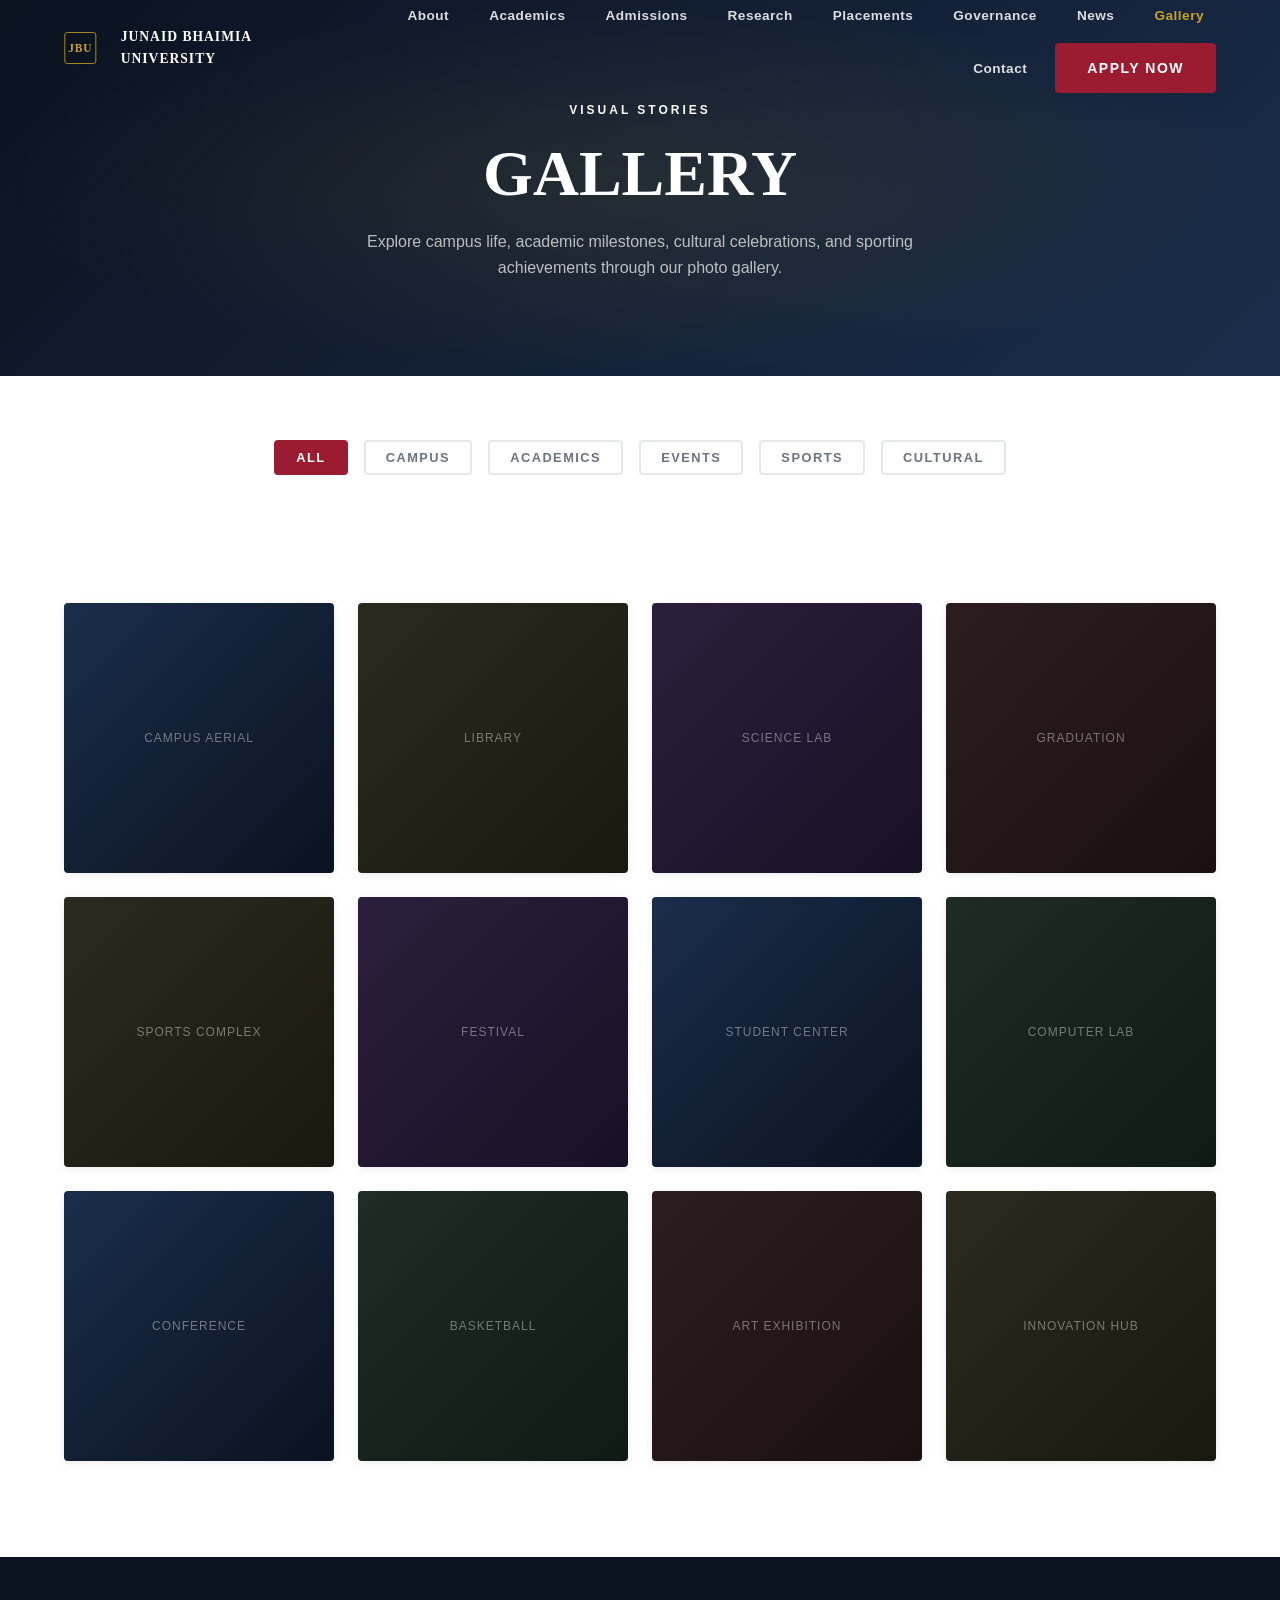
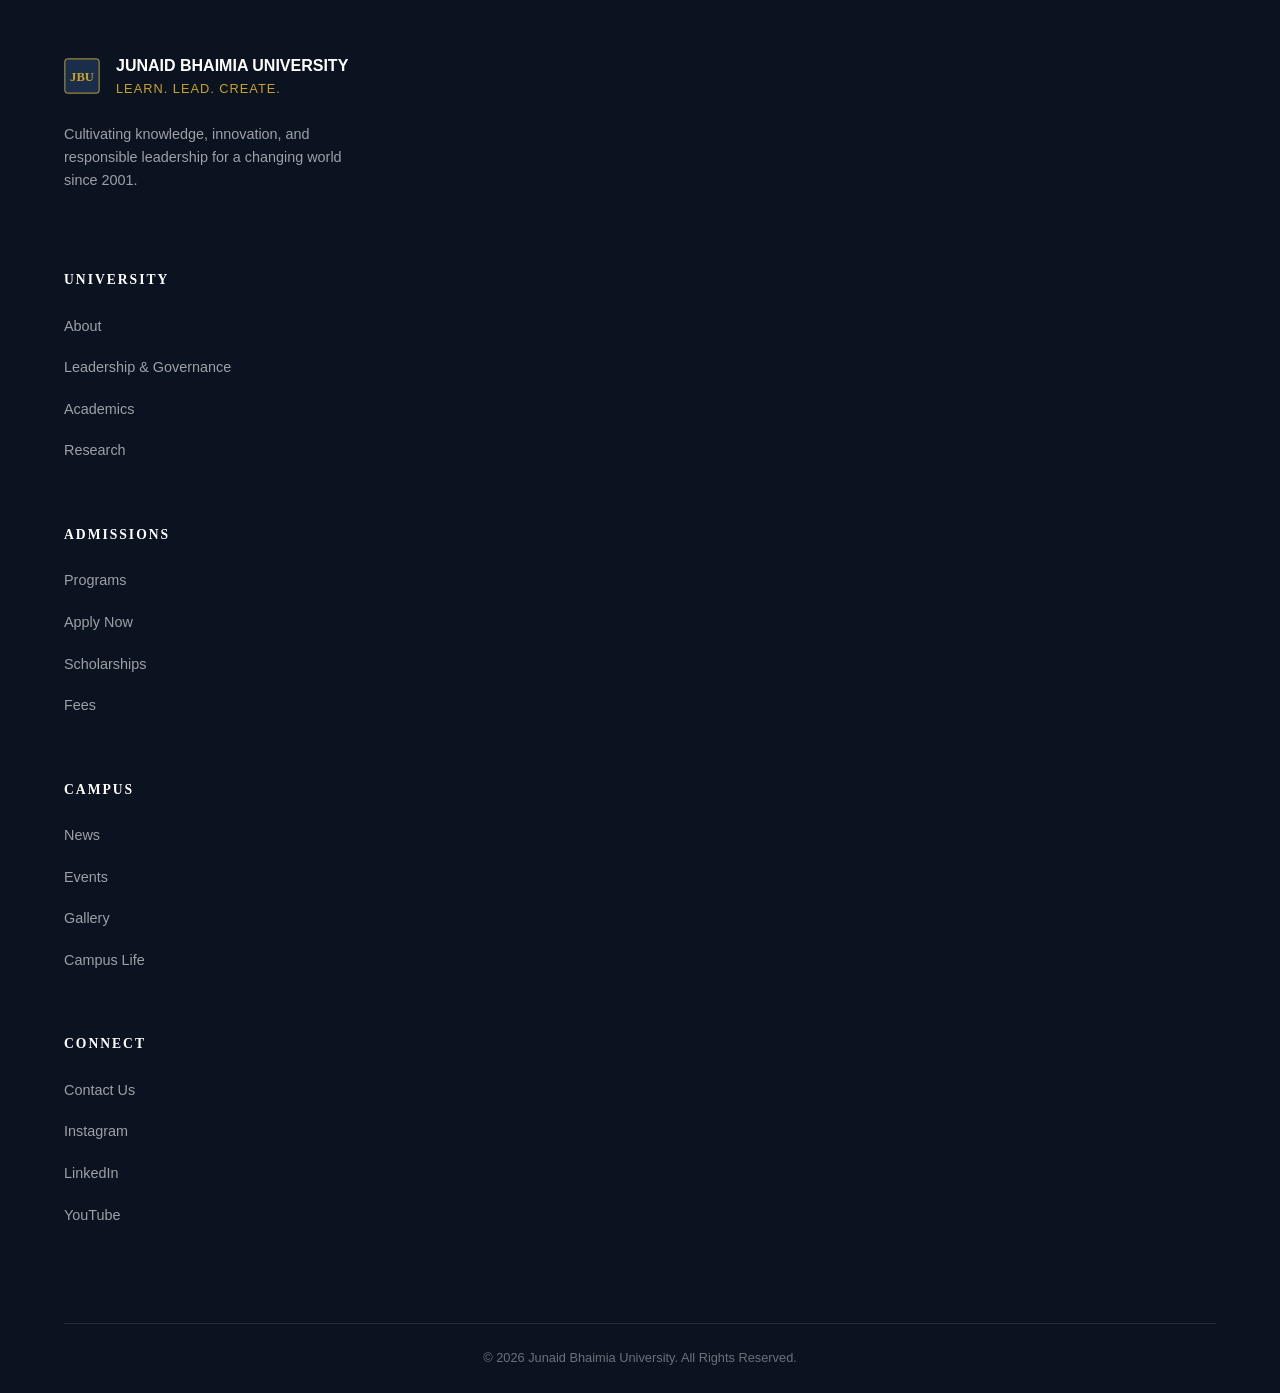
<file: gallery.html>
<!DOCTYPE html>
<html lang="en">
<head>
    <meta charset="UTF-8">
    <meta name="viewport" content="width=device-width, initial-scale=1.0">
    <meta name="description" content="Photo gallery at Junaid Bhaimia University — Campus life, academics, events, sports, and cultural activities.">
    <title>Gallery — Junaid Bhaimia University</title>
    <link rel="icon" type="image/svg+xml" href="data:image/svg+xml,<svg xmlns='http://www.w3.org/2000/svg' viewBox='0 0 32 32'><rect width='32' height='32' rx='4' fill='%230b1220'/><text x='50%25' y='55%25' dominant-baseline='middle' text-anchor='middle' font-family='Georgia,serif' font-size='16' font-weight='bold' fill='%23c9a227'>JBU</text></svg>">
    <link rel="stylesheet" href="css/style.css">
    <link rel="stylesheet" href="css/responsive.css">
    <link rel="stylesheet" href="css/pages.css">
    <style>
        /* --- Page Banner --- */
        .page-banner {
            background: linear-gradient(135deg, var(--primary) 0%, #1a2d4a 100%);
            padding: var(--space-2xl) 0;
            text-align: center;
            position: relative;
        }
        .page-banner::before {
            content: '';
            position: absolute;
            inset: 0;
            background: radial-gradient(ellipse at 50% 50%, rgba(201, 162, 39, 0.1), transparent 70%);
        }
        .page-banner h1 { color: var(--white); position: relative; z-index: 1; }
        .page-banner p { color: rgba(255,255,255,0.7); max-width:600px; margin:var(--space-sm) auto 0; position:relative; z-index:1; }

        /* --- Filters --- */
        .filters {
            display: flex;
            flex-wrap: wrap;
            gap: var(--space-sm);
            justify-content: center;
            margin-bottom: var(--space-xl);
        }
        .filter-btn {
            padding: 0.5rem 1.25rem;
            font-size: 0.8rem;
            font-weight: 700;
            letter-spacing: 1.5px;
            text-transform: uppercase;
            border: 2px solid var(--light-gray);
            background-color: transparent;
            color: var(--gray);
            cursor: pointer;
            border-radius: var(--border-radius);
            transition: all var(--transition-fast);
        }
        .filter-btn:hover { border-color: var(--accent); color: var(--accent); }
        .filter-btn--active {
            background-color: var(--accent);
            border-color: var(--accent);
            color: var(--white);
        }

        /* --- Gallery Grid --- */
        .gallery-grid {
            display: grid;
            grid-template-columns: repeat(2, 1fr);
            gap: var(--space-md);
        }
        @media (min-width: 768px) {
            .gallery-grid { grid-template-columns: repeat(3, 1fr); }
        }
        @media (min-width: 992px) {
            .gallery-grid { grid-template-columns: repeat(4, 1fr); }
        }
        .gallery-item {
            position: relative;
            overflow: hidden;
            border-radius: var(--border-radius);
            cursor: pointer;
            box-shadow: var(--shadow-sm);
            transition: all var(--transition-base);
        }
        .gallery-item:hover { transform: scale(1.02); box-shadow: var(--shadow-md); }
        .gallery-item__img {
            width: 100%;
            aspect-ratio: 1;
            object-fit: cover;
            display: block;
        }
        .gallery-item__overlay {
            position: absolute;
            bottom: 0;
            left: 0;
            right: 0;
            padding: var(--space-md);
            background: linear-gradient(to top, rgba(0,0,0,0.7), transparent);
            color: var(--white);
            opacity: 0;
            transition: opacity var(--transition-base);
        }
        .gallery-item:hover .gallery-item__overlay { opacity: 1; }
        .gallery-item__caption {
            font-size: 0.85rem;
            font-weight: 600;
        }
        .gallery-item__category {
            font-size: 0.7rem;
            letter-spacing: 1.5px;
            text-transform: uppercase;
            color: var(--gold);
        }

        /* Placeholder styles for gallery images */
        .gallery-placeholder {
            width: 100%;
            aspect-ratio: 1;
            display: flex;
            align-items: center;
            justify-content: center;
            color: rgba(255,255,255,0.4);
            font-size: 0.75rem;
            letter-spacing: 1px;
            text-transform: uppercase;
        }
        .gp--campus-1 { background: linear-gradient(135deg, #1a2d4a, #0b1220); }
        .gp--campus-2 { background: linear-gradient(135deg, #2c2a1e, #1a1910); }
        .gp--academics-1 { background: linear-gradient(135deg, #2c1e3d, #1a1025); }
        .gp--academics-2 { background: linear-gradient(135deg, #1e2c25, #0f1a15); }
        .gp--events-1 { background: linear-gradient(135deg, #2c1e1e, #1a1010); }
        .gp--events-2 { background: linear-gradient(135deg, #1a2d4a, #0b1220); }
        .gp--sports-1 { background: linear-gradient(135deg, #2c2a1e, #1a1910); }
        .gp--sports-2 { background: linear-gradient(135deg, #1e2c25, #0f1a15); }
        .gp--cultural-1 { background: linear-gradient(135deg, #2c1e3d, #1a1025); }
        .gp--cultural-2 { background: linear-gradient(135deg, #2c1e1e, #1a1010); }

        /* --- Lightbox --- */
        .lightbox-overlay {
            display: none;
            position: fixed;
            inset: 0;
            background-color: rgba(0, 0, 0, 0.9);
            z-index: 10000;
            align-items: center;
            justify-content: center;
        }
        .lightbox--open { display: flex !important; }
        .lightbox-image {
            max-width: 90vw;
            max-height: 80vh;
            object-fit: contain;
            border-radius: var(--border-radius);
        }
        .lightbox-placeholder-large {
            width: 80vw;
            max-width: 900px;
            height: 60vh;
            max-height: 600px;
            display: flex;
            align-items: center;
            justify-content: center;
            color: rgba(255,255,255,0.5);
            font-size: 1rem;
            letter-spacing: 2px;
            text-transform: uppercase;
            border-radius: var(--border-radius);
        }
        .lightbox-close {
            position: absolute;
            top: 1rem;
            right: 1rem;
            width: 48px;
            height: 48px;
            background-color: rgba(255,255,255,0.1);
            border: none;
            border-radius: 50%;
            color: var(--white);
            font-size: 1.5rem;
            cursor: pointer;
            display: flex;
            align-items: center;
            justify-content: center;
            transition: background-color var(--transition-fast);
        }
        .lightbox-close:hover { background-color: rgba(255,255,255,0.2); }
        .lightbox-prev,
        .lightbox-next {
            position: absolute;
            top: 50%;
            transform: translateY(-50%);
            width: 48px;
            height: 48px;
            background-color: rgba(255,255,255,0.1);
            border: none;
            border-radius: 50%;
            color: var(--white);
            font-size: 1.25rem;
            cursor: pointer;
            display: flex;
            align-items: center;
            justify-content: center;
            transition: background-color var(--transition-fast);
        }
        .lightbox-prev:hover,
        .lightbox-next:hover { background-color: rgba(255,255,255,0.2); }
        .lightbox-prev { left: 1rem; }
        .lightbox-next { right: 1rem; }
        .lightbox-counter {
            position: absolute;
            bottom: 1rem;
            left: 50%;
            transform: translateX(-50%);
            color: rgba(255,255,255,0.6);
            font-size: 0.85rem;
            letter-spacing: 1px;
        }
    </style>
</head>
<body>

    <!-- =============================================
         NAVIGATION
         ============================================= -->
    <nav id="navbar" class="navbar" role="navigation" aria-label="Main navigation">
        <div class="container nav-container">
            <a href="index.html" class="nav-logo" aria-label="Junaid Bhaimia University Home">
                <svg width="40" height="40" viewBox="0 0 40 40" fill="none" xmlns="http://www.w3.org/2000/svg" aria-hidden="true">
                    <rect width="40" height="40" rx="4" fill="#0b1220"/>
                    <rect x="1" y="1" width="38" height="38" rx="3" stroke="#c9a227" stroke-width="1"/>
                    <text x="50%" y="55%" dominant-baseline="middle" text-anchor="middle" font-family="Georgia,serif" font-size="14" font-weight="bold" fill="#c9a227">JBU</text>
                </svg>
                <span class="nav-logo-text">JUNAID BHAIMIA UNIVERSITY</span>
            </a>
            <ul id="nav-menu" class="nav-menu">
                <li><a href="about.html" class="nav-link">About</a></li>
                <li><a href="academics.html" class="nav-link">Academics</a></li>
                <li><a href="admissions.html" class="nav-link">Admissions</a></li>
                <li><a href="research.html" class="nav-link">Research</a></li>
                <li><a href="placements.html" class="nav-link">Placements</a></li>
                <li><a href="governance.html" class="nav-link">Governance</a></li>
                <li><a href="news.html" class="nav-link">News</a></li>
                <li><a href="gallery.html" class="nav-link nav-link--active">Gallery</a></li>
                <li><a href="contact.html" class="nav-link">Contact</a></li>
                <li><a href="admissions.html" class="btn btn--primary">Apply Now</a></li>
            </ul>
            <button id="hamburger-btn" class="hamburger-btn" aria-label="Toggle navigation menu" aria-expanded="false">
                <span class="hamburger-line"></span>
                <span class="hamburger-line"></span>
                <span class="hamburger-line"></span>
            </button>
        </div>
    </nav>

    <!-- =============================================
         PAGE BANNER
         ============================================= -->
    <section class="page-banner" aria-labelledby="gallery-title">
        <div class="container">
            <span class="section-label text-white">Visual Stories</span>
            <h1 id="gallery-title" class="animate-on-scroll">GALLERY</h1>
            <p class="animate-on-scroll delay-1">Explore campus life, academic milestones, cultural celebrations, and sporting achievements through our photo gallery.</p>
        </div>
    </section>

    <!-- =============================================
         CATEGORY FILTERS
         ============================================= -->
    <section style="padding-top:var(--space-xl);">
        <div class="container container--narrow">
            <div class="filters animate-on-scroll" role="group" aria-label="Filter gallery by category">
                <button class="filter-btn filter-btn--active" data-filter="all">All</button>
                <button class="filter-btn" data-filter="campus">Campus</button>
                <button class="filter-btn" data-filter="academics">Academics</button>
                <button class="filter-btn" data-filter="events">Events</button>
                <button class="filter-btn" data-filter="sports">Sports</button>
                <button class="filter-btn" data-filter="cultural">Cultural</button>
            </div>
        </div>
    </section>

    <!-- =============================================
         GALLERY GRID
         ============================================= -->
    <section style="padding-top:var(--space-xl);padding-bottom:var(--space-2xl);">
        <div class="container">
            <div class="gallery-grid">

                <!-- Gallery Item 1 - Campus -->
                <div class="gallery-item filterable-item animate-on-scroll" data-category="campus" role="button" tabindex="0" aria-label="View Main Campus Aerial View">
                    <div class="gallery-placeholder gp--campus-1">Campus Aerial</div>
                    <div class="gallery-item__overlay">
                        <span class="gallery-item__category">Campus</span>
                        <span class="gallery-item__caption">Main Campus — Aerial View</span>
                    </div>
                </div>

                <!-- Gallery Item 2 - Campus -->
                <div class="gallery-item filterable-item animate-on-scroll delay-1" data-category="campus" role="button" tabindex="0" aria-label="View Library Interior">
                    <div class="gallery-placeholder gp--campus-2">Library</div>
                    <div class="gallery-item__overlay">
                        <span class="gallery-item__category">Campus</span>
                        <span class="gallery-item__caption">Central Library — Modern Interior</span>
                    </div>
                </div>

                <!-- Gallery Item 3 - Academics -->
                <div class="gallery-item filterable-item animate-on-scroll" data-category="academics" role="button" tabindex="0" aria-label="View Science Laboratory">
                    <div class="gallery-placeholder gp--academics-1">Science Lab</div>
                    <div class="gallery-item__overlay">
                        <span class="gallery-item__category">Academics</span>
                        <span class="gallery-item__caption">Advanced Science Laboratory</span>
                    </div>
                </div>

                <!-- Gallery Item 4 - Events -->
                <div class="gallery-item filterable-item animate-on-scroll delay-1" data-category="events" role="button" tabindex="0" aria-label="View Graduation Ceremony">
                    <div class="gallery-placeholder gp--events-1">Graduation</div>
                    <div class="gallery-item__overlay">
                        <span class="gallery-item__category">Events</span>
                        <span class="gallery-item__caption">Convocation Ceremony 2025</span>
                    </div>
                </div>

                <!-- Gallery Item 5 - Sports -->
                <div class="gallery-item filterable-item animate-on-scroll" data-category="sports" role="button" tabindex="0" aria-label="View Sports Complex">
                    <div class="gallery-placeholder gp--sports-1">Sports Complex</div>
                    <div class="gallery-item__overlay">
                        <span class="gallery-item__category">Sports</span>
                        <span class="gallery-item__caption">JBU Sports Complex</span>
                    </div>
                </div>

                <!-- Gallery Item 6 - Cultural -->
                <div class="gallery-item filterable-item animate-on-scroll delay-1" data-category="cultural" role="button" tabindex="0" aria-label="View Cultural Festival">
                    <div class="gallery-placeholder gp--cultural-1">Festival</div>
                    <div class="gallery-item__overlay">
                        <span class="gallery-item__category">Cultural</span>
                        <span class="gallery-item__caption">Vastu Cultural Festival Stage</span>
                    </div>
                </div>

                <!-- Gallery Item 7 - Campus -->
                <div class="gallery-item filterable-item animate-on-scroll" data-category="campus" role="button" tabindex="0" aria-label="View Student Center">
                    <div class="gallery-placeholder gp--campus-1">Student Center</div>
                    <div class="gallery-item__overlay">
                        <span class="gallery-item__category">Campus</span>
                        <span class="gallery-item__caption">Student Activity Center</span>
                    </div>
                </div>

                <!-- Gallery Item 8 - Academics -->
                <div class="gallery-item filterable-item animate-on-scroll delay-1" data-category="academics" role="button" tabindex="0" aria-label="View Computer Lab">
                    <div class="gallery-placeholder gp--academics-2">Computer Lab</div>
                    <div class="gallery-item__overlay">
                        <span class="gallery-item__category">Academics</span>
                        <span class="gallery-item__caption">Computer Science Lab</span>
                    </div>
                </div>

                <!-- Gallery Item 9 - Events -->
                <div class="gallery-item filterable-item animate-on-scroll" data-category="events" role="button" tabindex="0" aria-label="View Research Conference">
                    <div class="gallery-placeholder gp--events-2">Conference</div>
                    <div class="gallery-item__overlay">
                        <span class="gallery-item__category">Events</span>
                        <span class="gallery-item__caption">International Research Conference</span>
                    </div>
                </div>

                <!-- Gallery Item 10 - Sports -->
                <div class="gallery-item filterable-item animate-on-scroll delay-1" data-category="sports" role="button" tabindex="0" aria-label="View Basketball Team">
                    <div class="gallery-placeholder gp--sports-2">Basketball</div>
                    <div class="gallery-item__overlay">
                        <span class="gallery-item__category">Sports</span>
                        <span class="gallery-item__caption">Varsity Basketball Team</span>
                    </div>
                </div>

                <!-- Gallery Item 11 - Cultural -->
                <div class="gallery-item filterable-item animate-on-scroll" data-category="cultural" role="button" tabindex="0" aria-label="View Art Exhibition">
                    <div class="gallery-placeholder gp--cultural-2">Art Exhibition</div>
                    <div class="gallery-item__overlay">
                        <span class="gallery-item__category">Cultural</span>
                        <span class="gallery-item__caption">Annual Art Exhibition</span>
                    </div>
                </div>

                <!-- Gallery Item 12 - Campus -->
                <div class="gallery-item filterable-item animate-on-scroll delay-1" data-category="campus" role="button" tabindex="0" aria-label="View Innovation Hub">
                    <div class="gallery-placeholder gp--campus-2">Innovation Hub</div>
                    <div class="gallery-item__overlay">
                        <span class="gallery-item__category">Campus</span>
                        <span class="gallery-item__caption">JBU Innovation Hub Entrance</span>
                    </div>
                </div>

            </div>
        </div>
    </section>

    <!-- =============================================
         LIGHTBOX VIEWER
         ============================================= -->
    <div id="gallery-lightbox" class="lightbox-overlay" role="dialog" aria-modal="true" aria-label="Image viewer">
        <button class="lightbox-close" aria-label="Close lightbox">&times;</button>
        <button class="lightbox-prev" aria-label="Previous image">&#8592;</button>
        <button class="lightbox-next" aria-label="Next image">&#8594;</button>
        <div class="lightbox-placeholder-large" style="background:linear-gradient(135deg,#1a2d4a,#0b1220);" aria-hidden="true">
            Gallery Image Preview
        </div>
        <span class="lightbox-counter" aria-live="polite">1 / 12</span>
    </div>

    <!-- =============================================
         FOOTER
         ============================================= -->
    <footer class="footer bg-primary" role="contentinfo">
        <div class="container">
            <div class="footer-grid" style="display:grid;grid-template-columns:1fr;gap:var(--space-xl);padding:var(--space-2xl) 0;">
                <div>
                    <a href="index.html" class="footer-logo" style="display:flex;align-items:center;gap:var(--space-sm);margin-bottom:var(--space-md);">
                        <svg width="36" height="36" viewBox="0 0 40 40" fill="none" xmlns="http://www.w3.org/2000/svg" aria-hidden="true">
                            <rect width="40" height="40" rx="4" fill="#1a2d4a"/>
                            <rect x="1" y="1" width="38" height="38" rx="3" stroke="#c9a227" stroke-width="1"/>
                            <text x="50%" y="55%" dominant-baseline="middle" text-anchor="middle" font-family="Georgia,serif" font-size="14" font-weight="bold" fill="#c9a227">JBU</text>
                        </svg>
                        <div>
                            <div style="color:#fff;font-size:1rem;font-weight:700;">JUNAID BHAIMIA UNIVERSITY</div>
                            <div style="color:var(--gold);font-size:0.8rem;letter-spacing:1px;">LEARN. LEAD. CREATE.</div>
                        </div>
                    </a>
                    <p style="color:rgba(255,255,255,0.6);max-width:300px;font-size:0.9rem;">Cultivating knowledge, innovation, and responsible leadership for a changing world since 2001.</p>
                </div>
                <div>
                    <h4 style="color:#fff;font-size:0.85rem;letter-spacing:2px;text-transform:uppercase;margin-bottom:var(--space-md);">University</h4>
                    <ul style="display:grid;gap:var(--space-sm);">
                        <li><a href="about.html" style="color:rgba(255,255,255,0.6);font-size:0.9rem;">About</a></li>
                        <li><a href="governance.html" style="color:rgba(255,255,255,0.6);font-size:0.9rem;">Leadership &amp; Governance</a></li>
                        <li><a href="academics.html" style="color:rgba(255,255,255,0.6);font-size:0.9rem;">Academics</a></li>
                        <li><a href="research.html" style="color:rgba(255,255,255,0.6);font-size:0.9rem;">Research</a></li>
                    </ul>
                </div>
                <div>
                    <h4 style="color:#fff;font-size:0.85rem;letter-spacing:2px;text-transform:uppercase;margin-bottom:var(--space-md);">Admissions</h4>
                    <ul style="display:grid;gap:var(--space-sm);">
                        <li><a href="academics.html" style="color:rgba(255,255,255,0.6);font-size:0.9rem;">Programs</a></li>
                        <li><a href="admissions.html" style="color:rgba(255,255,255,0.6);font-size:0.9rem;">Apply Now</a></li>
                        <li><a href="admissions.html" style="color:rgba(255,255,255,0.6);font-size:0.9rem;">Scholarships</a></li>
                        <li><a href="admissions.html" style="color:rgba(255,255,255,0.6);font-size:0.9rem;">Fees</a></li>
                    </ul>
                </div>
                <div>
                    <h4 style="color:#fff;font-size:0.85rem;letter-spacing:2px;text-transform:uppercase;margin-bottom:var(--space-md);">Campus</h4>
                    <ul style="display:grid;gap:var(--space-sm);">
                        <li><a href="news.html" style="color:rgba(255,255,255,0.6);font-size:0.9rem;">News</a></li>
                        <li><a href="events.html" style="color:rgba(255,255,255,0.6);font-size:0.9rem;">Events</a></li>
                        <li><a href="gallery.html" style="color:rgba(255,255,255,0.6);font-size:0.9rem;">Gallery</a></li>
                        <li><a href="#" style="color:rgba(255,255,255,0.6);font-size:0.9rem;">Campus Life</a></li>
                    </ul>
                </div>
                <div>
                    <h4 style="color:#fff;font-size:0.85rem;letter-spacing:2px;text-transform:uppercase;margin-bottom:var(--space-md);">Connect</h4>
                    <ul style="display:grid;gap:var(--space-sm);">
                        <li><a href="contact.html" style="color:rgba(255,255,255,0.6);font-size:0.9rem;">Contact Us</a></li>
                        <li><a href="#" style="color:rgba(255,255,255,0.6);font-size:0.9rem;">Instagram</a></li>
                        <li><a href="#" style="color:rgba(255,255,255,0.6);font-size:0.9rem;">LinkedIn</a></li>
                        <li><a href="#" style="color:rgba(255,255,255,0.6);font-size:0.9rem;">YouTube</a></li>
                    </ul>
                </div>
            </div>
            <div style="border-top:1px solid rgba(255,255,255,0.1);padding:var(--space-md) 0;text-align:center;">
                <p style="color:rgba(255,255,255,0.4);font-size:0.8rem;margin:0;">&copy; 2026 Junaid Bhaimia University. All Rights Reserved.</p>
            </div>
        </div>
    </footer>

    <button id="back-to-top" class="back-to-top" aria-label="Back to top">&#8593;</button>

    <script src="js/navigation.js"></script>
    <script src="js/animations.js"></script>
    <script src="js/pages.js"></script>
    <script src="js/main.js"></script>

</body>
</html>
</file>
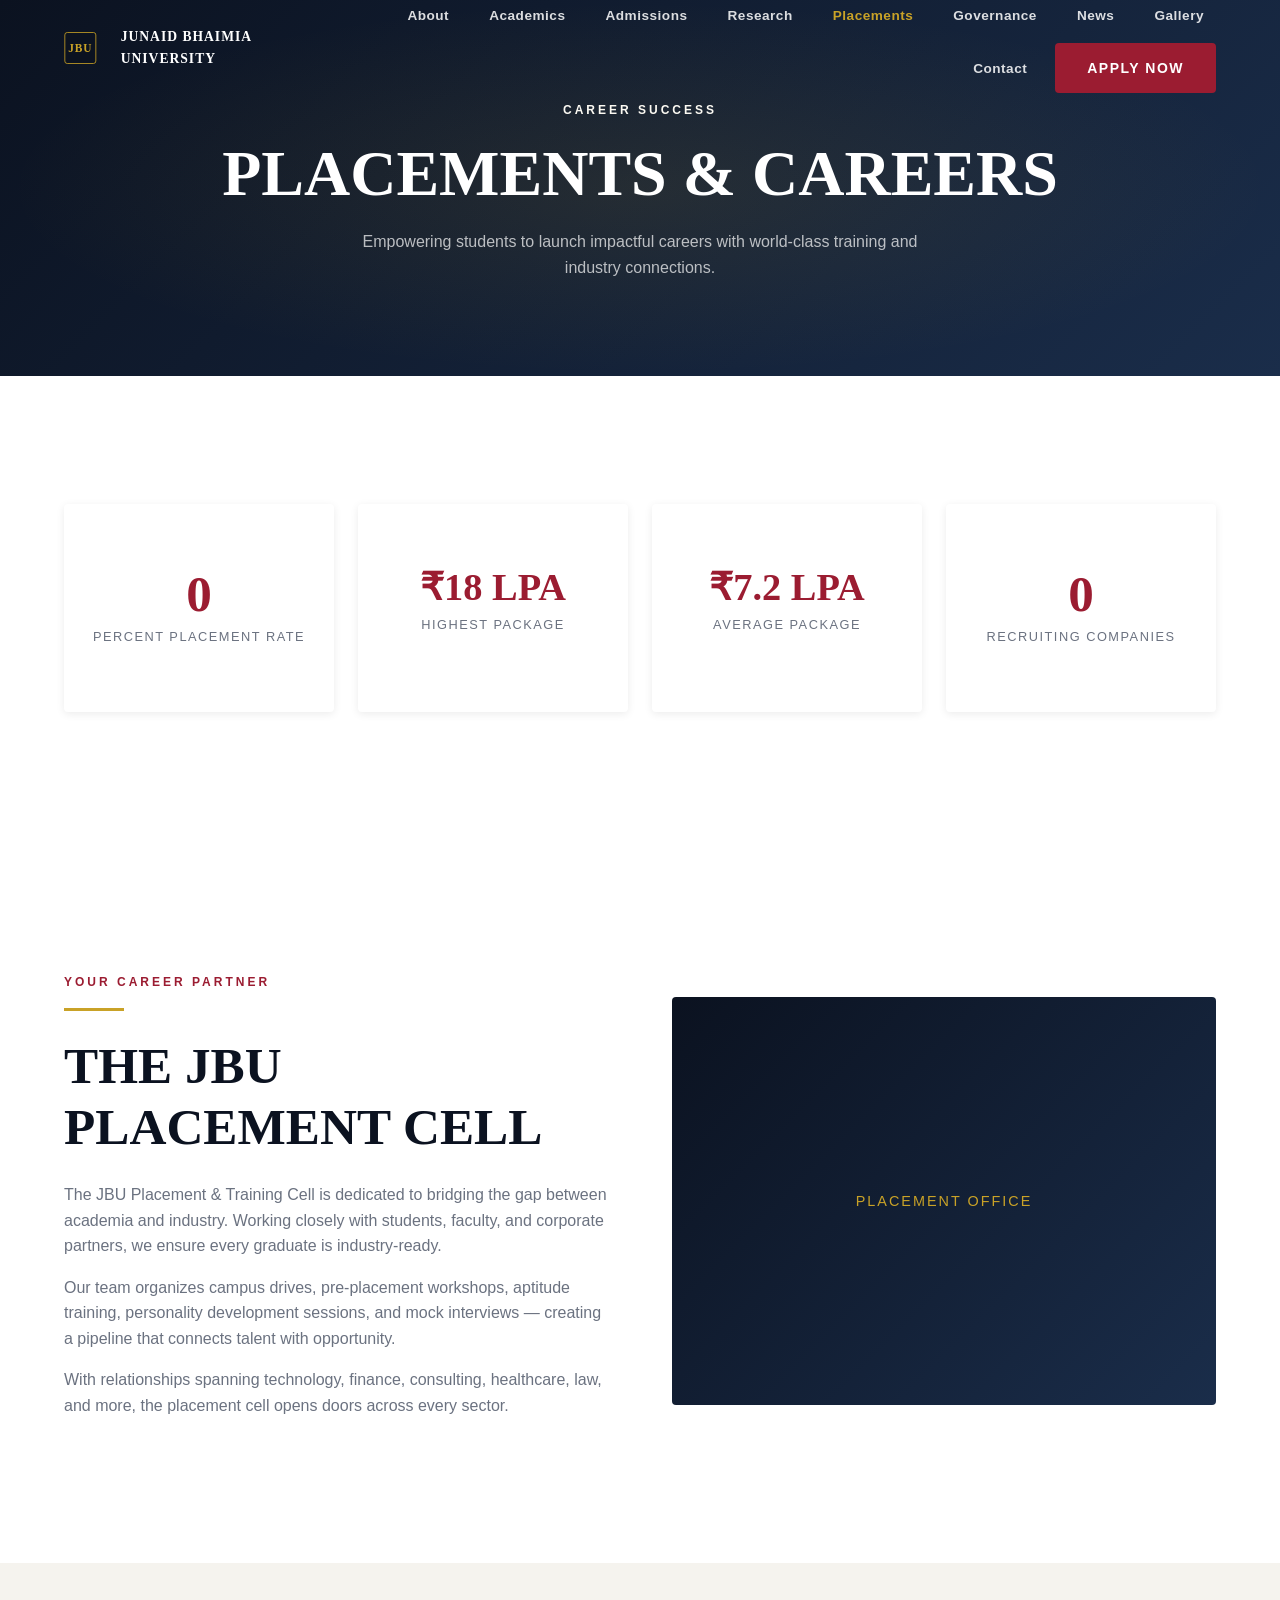
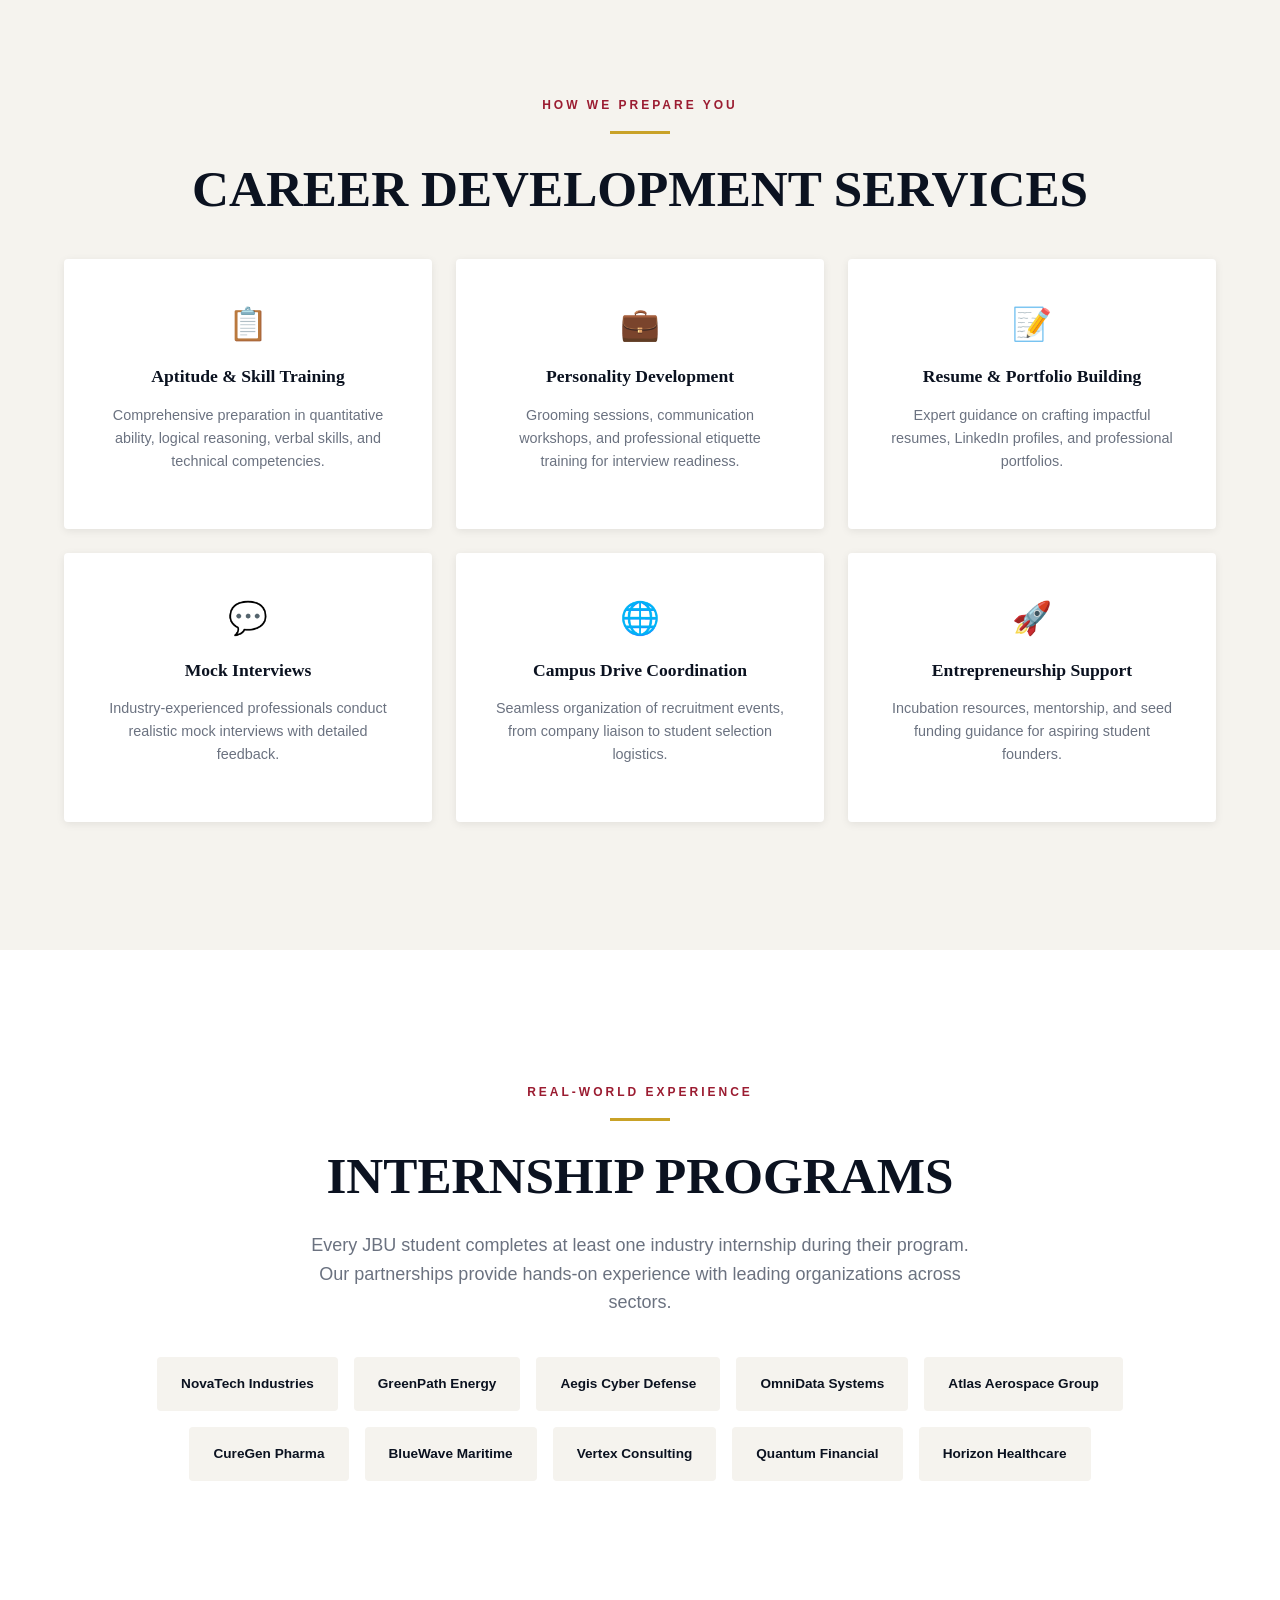
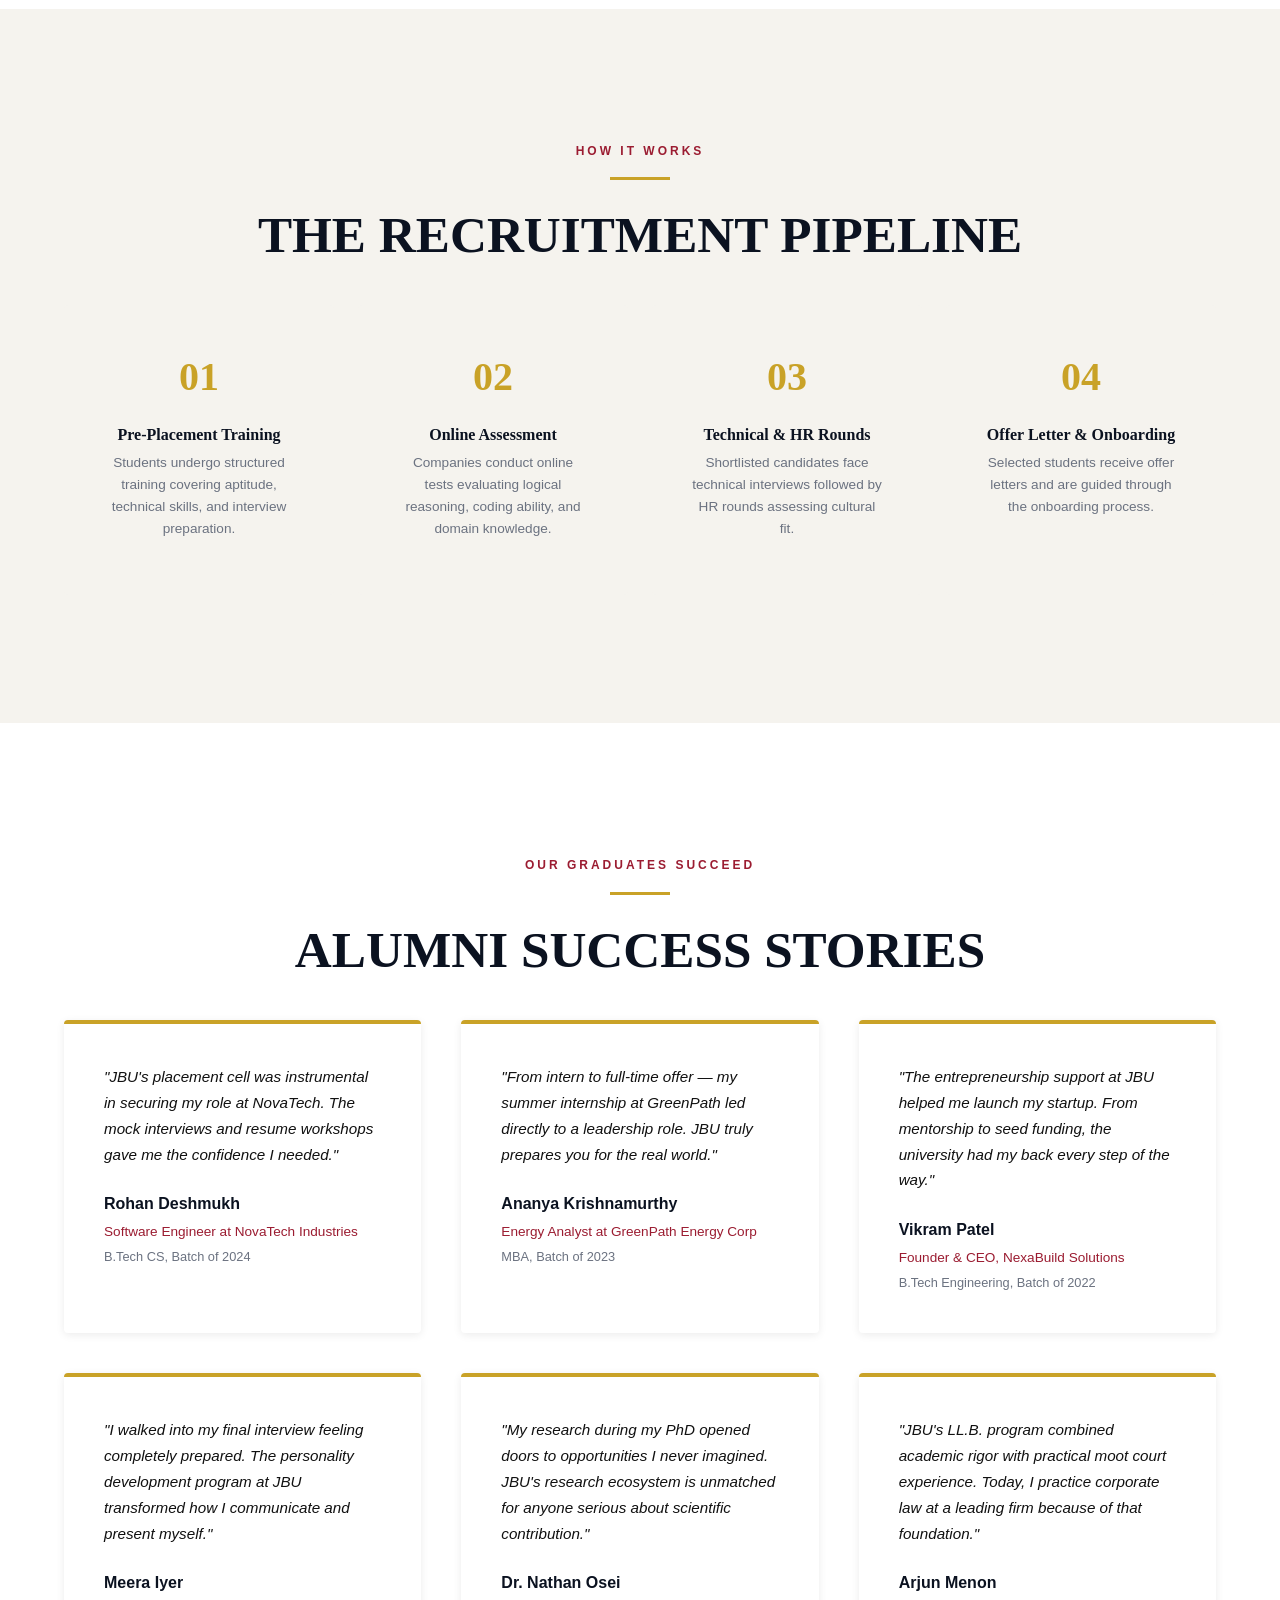
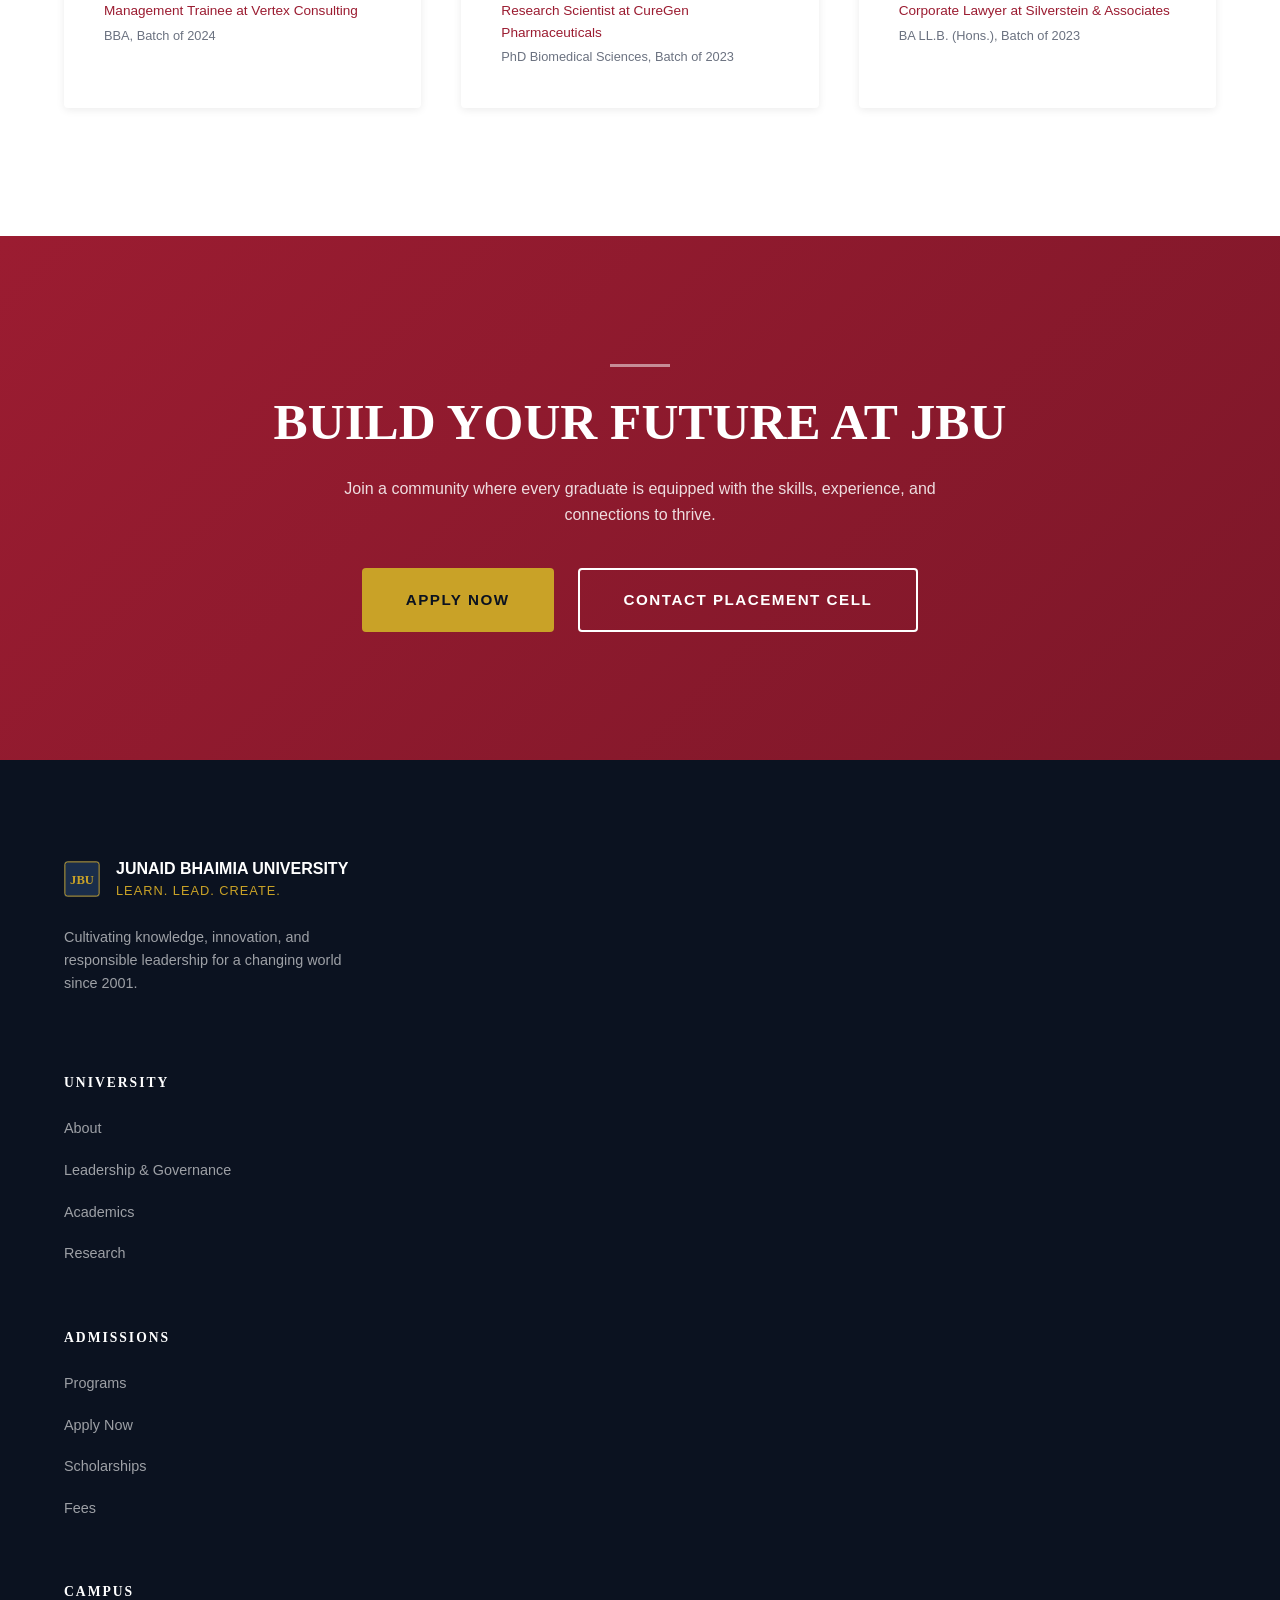
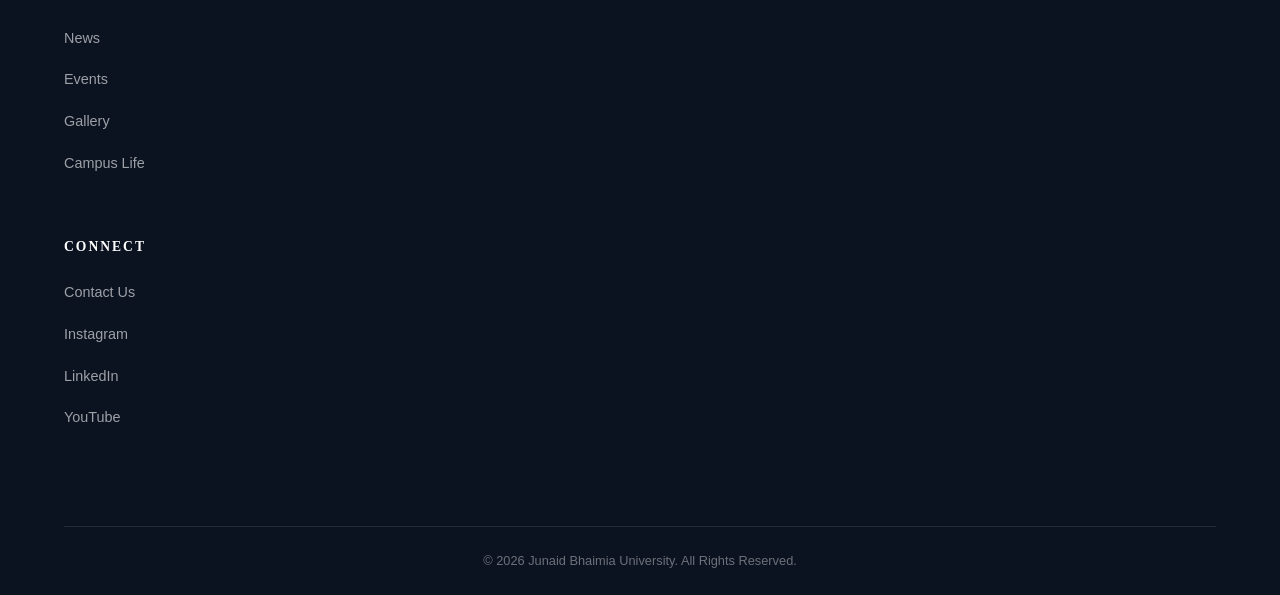
<file: placements.html>
<!DOCTYPE html>
<html lang="en">
<head>
    <meta charset="UTF-8">
    <meta name="viewport" content="width=device-width, initial-scale=1.0">
    <meta name="description" content="Placements at Junaid Bhaimia University — 95% placement rate, top recruiters, career development services, and alumni success stories.">
    <title>Placements — Junaid Bhaimia University</title>
    <link rel="icon" type="image/svg+xml" href="data:image/svg+xml,<svg xmlns='http://www.w3.org/2000/svg' viewBox='0 0 32 32'><rect width='32' height='32' rx='4' fill='%230b1220'/><text x='50%25' y='55%25' dominant-baseline='middle' text-anchor='middle' font-family='Georgia,serif' font-size='16' font-weight='bold' fill='%23c9a227'>JBU</text></svg>">
    <link rel="stylesheet" href="css/style.css">
    <link rel="stylesheet" href="css/responsive.css">
    <link rel="stylesheet" href="css/pages.css">
    <style>
        /* --- Page Banner --- */
        .page-banner {
            background: linear-gradient(135deg, var(--primary) 0%, #1a2d4a 100%);
            padding: var(--space-2xl) 0;
            text-align: center;
            position: relative;
        }
        .page-banner::before {
            content: '';
            position: absolute;
            inset: 0;
            background: radial-gradient(ellipse at 50% 50%, rgba(201, 162, 39, 0.1), transparent 70%);
        }
        .page-banner h1 { color: var(--white); position: relative; z-index: 1; }
        .page-banner p { color: rgba(255,255,255,0.7); max-width:600px; margin:var(--space-sm) auto 0; position:relative; z-index:1; }

        /* --- Big Stats --- */
        .big-stats {
            display: grid;
            grid-template-columns: repeat(2, 1fr);
            gap: var(--space-md);
        }
        @media (min-width: 768px) {
            .big-stats { grid-template-columns: repeat(4, 1fr); }
        }
        .big-stat {
            text-align: center;
            padding: var(--space-xl) var(--space-md);
            background-color: var(--white);
            border-radius: var(--border-radius);
            box-shadow: var(--shadow-sm);
            transition: all var(--transition-base);
        }
        .big-stat:hover { transform: translateY(-4px); box-shadow: var(--shadow-md); }
        .big-stat__number {
            font-size: clamp(2rem, 4vw, 3.5rem);
            font-family: var(--font-heading);
            font-weight: 700;
            color: var(--accent);
            line-height: 1;
            margin-bottom: var(--space-xs);
        }
        .big-stat__label {
            font-size: 0.8rem;
            letter-spacing: 1.5px;
            text-transform: uppercase;
            color: var(--gray);
        }

        /* --- Placement Cell Section --- */
        .placement-cell-content {
            display: grid;
            grid-template-columns: 1fr;
            gap: var(--space-xl);
            align-items: center;
        }
        @media (min-width: 768px) {
            .placement-cell-content { grid-template-columns: 1fr 1fr; }
        }
        .placement-cell-image {
            width: 100%;
            aspect-ratio: 4/3;
            background: linear-gradient(135deg, var(--primary), #1a2d4a);
            border-radius: var(--border-radius);
            display: flex;
            align-items: center;
            justify-content: center;
            color: var(--gold);
            font-size: 0.9rem;
            letter-spacing: 2px;
            text-transform: uppercase;
        }

        /* --- Services Grid --- */
        .services-grid {
            display: grid;
            grid-template-columns: 1fr;
            gap: var(--space-md);
        }
        @media (min-width: 768px) {
            .services-grid { grid-template-columns: repeat(3, 1fr); }
        }
        .service-card {
            padding: var(--space-lg);
            background-color: var(--white);
            border-radius: var(--border-radius);
            box-shadow: var(--shadow-sm);
            text-align: center;
            transition: all var(--transition-base);
        }
        .service-card:hover { transform: translateY(-4px); box-shadow: var(--shadow-md); }
        .service-card__icon {
            font-size: 2rem;
            margin-bottom: var(--space-sm);
        }
        .service-card h3 { font-size: 1.1rem; margin-bottom: var(--space-sm); }
        .service-card p { font-size: 0.9rem; color: var(--gray); }

        /* --- Recruitment Process --- */
        .recruit-steps {
            display: grid;
            grid-template-columns: 1fr;
            gap: var(--space-md);
        }
        @media (min-width: 768px) {
            .recruit-steps { grid-template-columns: repeat(4, 1fr); }
        }
        .recruit-step {
            padding: var(--space-lg);
            background-color: var(--cream);
            border-radius: var(--border-radius);
            text-align: center;
            position: relative;
        }
        .recruit-step__number {
            font-size: 2.5rem;
            font-weight: 700;
            color: var(--gold);
            font-family: var(--font-heading);
            margin-bottom: var(--space-sm);
        }
        .recruit-step h3 { font-size: 1rem; margin-bottom: var(--space-xs); }
        .recruit-step p { font-size: 0.85rem; color: var(--gray); }

        /* --- Alumni Stories --- */
        .alumni-grid {
            display: grid;
            grid-template-columns: 1fr;
            gap: var(--space-lg);
        }
        @media (min-width: 768px) {
            .alumni-grid { grid-template-columns: repeat(2, 1fr); }
        }
        @media (min-width: 992px) {
            .alumni-grid { grid-template-columns: repeat(3, 1fr); }
        }
        .alumni-card {
            padding: var(--space-lg);
            background-color: var(--white);
            border-radius: var(--border-radius);
            box-shadow: var(--shadow-sm);
            border-top: 4px solid var(--gold);
            transition: all var(--transition-base);
        }
        .alumni-card:hover { transform: translateY(-4px); box-shadow: var(--shadow-md); }
        .alumni-card__quote {
            font-style: italic;
            font-size: 0.95rem;
            color: var(--dark);
            margin-bottom: var(--space-md);
            line-height: 1.7;
        }
        .alumni-card__name { font-weight: 700; color: var(--primary); }
        .alumni-card__role { font-size: 0.85rem; color: var(--accent); margin-top: 0.25rem; }
        .alumni-card__batch { font-size: 0.8rem; color: var(--gray); margin-top: 0.25rem; }

        /* --- Top Recruiters Placeholder --- */
        .recruiters-showcase {
            display: flex;
            flex-wrap: wrap;
            gap: var(--space-sm);
            justify-content: center;
        }
        .recruiter-badge {
            padding: var(--space-sm) var(--space-md);
            background-color: var(--cream);
            border-radius: var(--border-radius);
            font-weight: 700;
            font-size: 0.85rem;
            color: var(--primary);
            transition: all var(--transition-fast);
        }
        .recruiter-badge:hover {
            background-color: var(--primary);
            color: var(--white);
        }
    </style>
</head>
<body>

    <!-- =============================================
         NAVIGATION
         ============================================= -->
    <nav id="navbar" class="navbar" role="navigation" aria-label="Main navigation">
        <div class="container nav-container">
            <a href="index.html" class="nav-logo" aria-label="Junaid Bhaimia University Home">
                <svg width="40" height="40" viewBox="0 0 40 40" fill="none" xmlns="http://www.w3.org/2000/svg" aria-hidden="true">
                    <rect width="40" height="40" rx="4" fill="#0b1220"/>
                    <rect x="1" y="1" width="38" height="38" rx="3" stroke="#c9a227" stroke-width="1"/>
                    <text x="50%" y="55%" dominant-baseline="middle" text-anchor="middle" font-family="Georgia,serif" font-size="14" font-weight="bold" fill="#c9a227">JBU</text>
                </svg>
                <span class="nav-logo-text">JUNAID BHAIMIA UNIVERSITY</span>
            </a>
            <ul id="nav-menu" class="nav-menu">
                <li><a href="about.html" class="nav-link">About</a></li>
                <li><a href="academics.html" class="nav-link">Academics</a></li>
                <li><a href="admissions.html" class="nav-link">Admissions</a></li>
                <li><a href="research.html" class="nav-link">Research</a></li>
                <li><a href="placements.html" class="nav-link nav-link--active">Placements</a></li>
                <li><a href="governance.html" class="nav-link">Governance</a></li>
                <li><a href="news.html" class="nav-link">News</a></li>
                <li><a href="gallery.html" class="nav-link">Gallery</a></li>
                <li><a href="contact.html" class="nav-link">Contact</a></li>
                <li><a href="admissions.html" class="btn btn--primary">Apply Now</a></li>
            </ul>
            <button id="hamburger-btn" class="hamburger-btn" aria-label="Toggle navigation menu" aria-expanded="false">
                <span class="hamburger-line"></span>
                <span class="hamburger-line"></span>
                <span class="hamburger-line"></span>
            </button>
        </div>
    </nav>

    <!-- =============================================
         PAGE BANNER
         ============================================= -->
    <section class="page-banner" aria-labelledby="placements-title">
        <div class="container">
            <span class="section-label text-white">Career Success</span>
            <h1 id="placements-title" class="animate-on-scroll">PLACEMENTS &amp; CAREERS</h1>
            <p class="animate-on-scroll delay-1">Empowering students to launch impactful careers with world-class training and industry connections.</p>
        </div>
    </section>

    <!-- =============================================
         PLACEMENT STATISTICS
         ============================================= -->
    <section class="section" aria-label="Placement statistics">
        <div class="container">
            <div class="big-stats">
                <div class="big-stat animate-on-scroll">
                    <div class="big-stat__number" data-target="95">0</div>
                    <div class="big-stat__label">Percent Placement Rate</div>
                </div>
                <div class="big-stat animate-on-scroll delay-1">
                    <div class="big-stat__number" data-target="18" style="font-size:clamp(1.5rem,3vw,2.5rem);">&#8377;18 LPA</div>
                    <div class="big-stat__label">Highest Package</div>
                </div>
                <div class="big-stat animate-on-scroll delay-2">
                    <div class="big-stat__number" data-target="7" style="font-size:clamp(1.5rem,3vw,2.5rem);">&#8377;7.2 LPA</div>
                    <div class="big-stat__label">Average Package</div>
                </div>
                <div class="big-stat animate-on-scroll delay-3">
                    <div class="big-stat__number" data-target="150">0</div>
                    <div class="big-stat__label">Recruiting Companies</div>
                </div>
            </div>
        </div>
    </section>

    <!-- =============================================
         PLACEMENT CELL OVERVIEW
         ============================================= -->
    <section class="section" aria-labelledby="cell-heading">
        <div class="container">
            <div class="placement-cell-content">
                <div class="animate-on-scroll">
                    <span class="section-label">Your Career Partner</span>
                    <div class="deco-line"></div>
                    <h2 id="cell-heading" class="section-title">THE JBU PLACEMENT CELL</h2>
                    <p>
                        The JBU Placement &amp; Training Cell is dedicated to bridging the gap between academia and industry. Working closely with students, faculty, and corporate partners, we ensure every graduate is industry-ready.
                    </p>
                    <p>
                        Our team organizes campus drives, pre-placement workshops, aptitude training, personality development sessions, and mock interviews — creating a pipeline that connects talent with opportunity.
                    </p>
                    <p>
                        With relationships spanning technology, finance, consulting, healthcare, law, and more, the placement cell opens doors across every sector.
                    </p>
                </div>
                <div class="placement-cell-image animate-on-scroll delay-1" aria-label="Placement cell office">
                    <span>Placement Office</span>
                </div>
            </div>
        </div>
    </section>

    <!-- =============================================
         CAREER DEVELOPMENT SERVICES
         ============================================= -->
    <section class="section section--alt" aria-labelledby="services-heading">
        <div class="container">
            <div class="text-center mb-lg animate-on-scroll">
                <span class="section-label">How We Prepare You</span>
                <div class="deco-line deco-line--center"></div>
                <h2 id="services-heading" class="section-title">CAREER DEVELOPMENT SERVICES</h2>
            </div>

            <div class="services-grid">
                <div class="service-card animate-on-scroll">
                    <div class="service-card__icon" aria-hidden="true">&#128203;</div>
                    <h3>Aptitude &amp; Skill Training</h3>
                    <p>Comprehensive preparation in quantitative ability, logical reasoning, verbal skills, and technical competencies.</p>
                </div>
                <div class="service-card animate-on-scroll delay-1">
                    <div class="service-card__icon" aria-hidden="true">&#128188;</div>
                    <h3>Personality Development</h3>
                    <p>Grooming sessions, communication workshops, and professional etiquette training for interview readiness.</p>
                </div>
                <div class="service-card animate-on-scroll delay-2">
                    <div class="service-card__icon" aria-hidden="true">&#128221;</div>
                    <h3>Resume &amp; Portfolio Building</h3>
                    <p>Expert guidance on crafting impactful resumes, LinkedIn profiles, and professional portfolios.</p>
                </div>
                <div class="service-card animate-on-scroll delay-3">
                    <div class="service-card__icon" aria-hidden="true">&#128172;</div>
                    <h3>Mock Interviews</h3>
                    <p>Industry-experienced professionals conduct realistic mock interviews with detailed feedback.</p>
                </div>
                <div class="service-card animate-on-scroll delay-4">
                    <div class="service-card__icon" aria-hidden="true">&#127760;</div>
                    <h3>Campus Drive Coordination</h3>
                    <p>Seamless organization of recruitment events, from company liaison to student selection logistics.</p>
                </div>
                <div class="service-card animate-on-scroll delay-5">
                    <div class="service-card__icon" aria-hidden="true">&#128640;</div>
                    <h3>Entrepreneurship Support</h3>
                    <p>Incubation resources, mentorship, and seed funding guidance for aspiring student founders.</p>
                </div>
            </div>
        </div>
    </section>

    <!-- =============================================
         INTERNSHIP PROGRAMS
         ============================================= -->
    <section class="section" aria-labelledby="internships-heading">
        <div class="container container--narrow">
            <div class="text-center mb-lg animate-on-scroll">
                <span class="section-label">Real-World Experience</span>
                <div class="deco-line deco-line--center"></div>
                <h2 id="internships-heading" class="section-title">INTERNSHIP PROGRAMS</h2>
                <p class="section-description" style="margin-left:auto;margin-right:auto;">
                    Every JBU student completes at least one industry internship during their program. Our partnerships provide hands-on experience with leading organizations across sectors.
                </p>
            </div>

            <div class="recruiters-showcase animate-on-scroll delay-1">
                <span class="recruiter-badge">NovaTech Industries</span>
                <span class="recruiter-badge">GreenPath Energy</span>
                <span class="recruiter-badge">Aegis Cyber Defense</span>
                <span class="recruiter-badge">OmniData Systems</span>
                <span class="recruiter-badge">Atlas Aerospace Group</span>
                <span class="recruiter-badge">CureGen Pharma</span>
                <span class="recruiter-badge">BlueWave Maritime</span>
                <span class="recruiter-badge">Vertex Consulting</span>
                <span class="recruiter-badge">Quantum Financial</span>
                <span class="recruiter-badge">Horizon Healthcare</span>
            </div>
        </div>
    </section>

    <!-- =============================================
         RECRUITMENT PROCESS
         ============================================= -->
    <section class="section section--alt" aria-labelledby="recruit-heading">
        <div class="container">
            <div class="text-center mb-lg animate-on-scroll">
                <span class="section-label">How It Works</span>
                <div class="deco-line deco-line--center"></div>
                <h2 id="recruit-heading" class="section-title">THE RECRUITMENT PIPELINE</h2>
            </div>

            <div class="recruit-steps">
                <div class="recruit-step animate-on-scroll">
                    <div class="recruit-step__number">01</div>
                    <h3>Pre-Placement Training</h3>
                    <p>Students undergo structured training covering aptitude, technical skills, and interview preparation.</p>
                </div>
                <div class="recruit-step animate-on-scroll delay-1">
                    <div class="recruit-step__number">02</div>
                    <h3>Online Assessment</h3>
                    <p>Companies conduct online tests evaluating logical reasoning, coding ability, and domain knowledge.</p>
                </div>
                <div class="recruit-step animate-on-scroll delay-2">
                    <div class="recruit-step__number">03</div>
                    <h3>Technical &amp; HR Rounds</h3>
                    <p>Shortlisted candidates face technical interviews followed by HR rounds assessing cultural fit.</p>
                </div>
                <div class="recruit-step animate-on-scroll delay-3">
                    <div class="recruit-step__number">04</div>
                    <h3>Offer Letter &amp; Onboarding</h3>
                    <p>Selected students receive offer letters and are guided through the onboarding process.</p>
                </div>
            </div>
        </div>
    </section>

    <!-- =============================================
         ALUMNI SUCCESS STORIES
         ============================================= -->
    <section class="section" aria-labelledby="alumni-heading">
        <div class="container">
            <div class="text-center mb-lg animate-on-scroll">
                <span class="section-label">Our Graduates Succeed</span>
                <div class="deco-line deco-line--center"></div>
                <h2 id="alumni-heading" class="section-title">ALUMNI SUCCESS STORIES</h2>
            </div>

            <div class="alumni-grid">
                <div class="alumni-card animate-on-scroll">
                    <blockquote class="alumni-card__quote">"JBU's placement cell was instrumental in securing my role at NovaTech. The mock interviews and resume workshops gave me the confidence I needed."</blockquote>
                    <div class="alumni-card__name">Rohan Deshmukh</div>
                    <div class="alumni-card__role">Software Engineer at NovaTech Industries</div>
                    <div class="alumni-card__batch">B.Tech CS, Batch of 2024</div>
                </div>
                <div class="alumni-card animate-on-scroll delay-1">
                    <blockquote class="alumni-card__quote">"From intern to full-time offer — my summer internship at GreenPath led directly to a leadership role. JBU truly prepares you for the real world."</blockquote>
                    <div class="alumni-card__name">Ananya Krishnamurthy</div>
                    <div class="alumni-card__role">Energy Analyst at GreenPath Energy Corp</div>
                    <div class="alumni-card__batch">MBA, Batch of 2023</div>
                </div>
                <div class="alumni-card animate-on-scroll delay-2">
                    <blockquote class="alumni-card__quote">"The entrepreneurship support at JBU helped me launch my startup. From mentorship to seed funding, the university had my back every step of the way."</blockquote>
                    <div class="alumni-card__name">Vikram Patel</div>
                    <div class="alumni-card__role">Founder &amp; CEO, NexaBuild Solutions</div>
                    <div class="alumni-card__batch">B.Tech Engineering, Batch of 2022</div>
                </div>
                <div class="alumni-card animate-on-scroll delay-3">
                    <blockquote class="alumni-card__quote">"I walked into my final interview feeling completely prepared. The personality development program at JBU transformed how I communicate and present myself."</blockquote>
                    <div class="alumni-card__name">Meera Iyer</div>
                    <div class="alumni-card__role">Management Trainee at Vertex Consulting</div>
                    <div class="alumni-card__batch">BBA, Batch of 2024</div>
                </div>
                <div class="alumni-card animate-on-scroll delay-4">
                    <blockquote class="alumni-card__quote">"My research during my PhD opened doors to opportunities I never imagined. JBU's research ecosystem is unmatched for anyone serious about scientific contribution."</blockquote>
                    <div class="alumni-card__name">Dr. Nathan Osei</div>
                    <div class="alumni-card__role">Research Scientist at CureGen Pharmaceuticals</div>
                    <div class="alumni-card__batch">PhD Biomedical Sciences, Batch of 2023</div>
                </div>
                <div class="alumni-card animate-on-scroll delay-5">
                    <blockquote class="alumni-card__quote">"JBU's LL.B. program combined academic rigor with practical moot court experience. Today, I practice corporate law at a leading firm because of that foundation."</blockquote>
                    <div class="alumni-card__name">Arjun Menon</div>
                    <div class="alumni-card__role">Corporate Lawyer at Silverstein &amp; Associates</div>
                    <div class="alumni-card__batch">BA LL.B. (Hons.), Batch of 2023</div>
                </div>
            </div>
        </div>
    </section>

    <!-- =============================================
         CTA SECTION
         ============================================= -->
    <section class="section cta-section" aria-labelledby="cta-placements-heading">
        <div class="container container--narrow">
            <div class="deco-line deco-line--center" style="background-color:rgba(255,255,255,0.5);"></div>
            <h2 id="cta-placements-heading" class="section-title animate-on-scroll">BUILD YOUR FUTURE AT JBU</h2>
            <p class="animate-on-scroll delay-1">Join a community where every graduate is equipped with the skills, experience, and connections to thrive.</p>
            <div class="cta-buttons animate-on-scroll delay-2">
                <a href="admissions.html" class="btn btn--gold btn--large">Apply Now</a>
                <a href="contact.html" class="btn btn--secondary btn--large">Contact Placement Cell</a>
            </div>
        </div>
    </section>

    <!-- =============================================
         FOOTER
         ============================================= -->
    <footer class="footer bg-primary" role="contentinfo">
        <div class="container">
            <div class="footer-grid" style="display:grid;grid-template-columns:1fr;gap:var(--space-xl);padding:var(--space-2xl) 0;">
                <div>
                    <a href="index.html" class="footer-logo" style="display:flex;align-items:center;gap:var(--space-sm);margin-bottom:var(--space-md);">
                        <svg width="36" height="36" viewBox="0 0 40 40" fill="none" xmlns="http://www.w3.org/2000/svg" aria-hidden="true">
                            <rect width="40" height="40" rx="4" fill="#1a2d4a"/>
                            <rect x="1" y="1" width="38" height="38" rx="3" stroke="#c9a227" stroke-width="1"/>
                            <text x="50%" y="55%" dominant-baseline="middle" text-anchor="middle" font-family="Georgia,serif" font-size="14" font-weight="bold" fill="#c9a227">JBU</text>
                        </svg>
                        <div>
                            <div style="color:#fff;font-size:1rem;font-weight:700;">JUNAID BHAIMIA UNIVERSITY</div>
                            <div style="color:var(--gold);font-size:0.8rem;letter-spacing:1px;">LEARN. LEAD. CREATE.</div>
                        </div>
                    </a>
                    <p style="color:rgba(255,255,255,0.6);max-width:300px;font-size:0.9rem;">Cultivating knowledge, innovation, and responsible leadership for a changing world since 2001.</p>
                </div>
                <div>
                    <h4 style="color:#fff;font-size:0.85rem;letter-spacing:2px;text-transform:uppercase;margin-bottom:var(--space-md);">University</h4>
                    <ul style="display:grid;gap:var(--space-sm);">
                        <li><a href="about.html" style="color:rgba(255,255,255,0.6);font-size:0.9rem;">About</a></li>
                        <li><a href="governance.html" style="color:rgba(255,255,255,0.6);font-size:0.9rem;">Leadership &amp; Governance</a></li>
                        <li><a href="academics.html" style="color:rgba(255,255,255,0.6);font-size:0.9rem;">Academics</a></li>
                        <li><a href="research.html" style="color:rgba(255,255,255,0.6);font-size:0.9rem;">Research</a></li>
                    </ul>
                </div>
                <div>
                    <h4 style="color:#fff;font-size:0.85rem;letter-spacing:2px;text-transform:uppercase;margin-bottom:var(--space-md);">Admissions</h4>
                    <ul style="display:grid;gap:var(--space-sm);">
                        <li><a href="academics.html" style="color:rgba(255,255,255,0.6);font-size:0.9rem;">Programs</a></li>
                        <li><a href="admissions.html" style="color:rgba(255,255,255,0.6);font-size:0.9rem;">Apply Now</a></li>
                        <li><a href="admissions.html" style="color:rgba(255,255,255,0.6);font-size:0.9rem;">Scholarships</a></li>
                        <li><a href="admissions.html" style="color:rgba(255,255,255,0.6);font-size:0.9rem;">Fees</a></li>
                    </ul>
                </div>
                <div>
                    <h4 style="color:#fff;font-size:0.85rem;letter-spacing:2px;text-transform:uppercase;margin-bottom:var(--space-md);">Campus</h4>
                    <ul style="display:grid;gap:var(--space-sm);">
                        <li><a href="news.html" style="color:rgba(255,255,255,0.6);font-size:0.9rem;">News</a></li>
                        <li><a href="events.html" style="color:rgba(255,255,255,0.6);font-size:0.9rem;">Events</a></li>
                        <li><a href="gallery.html" style="color:rgba(255,255,255,0.6);font-size:0.9rem;">Gallery</a></li>
                        <li><a href="#" style="color:rgba(255,255,255,0.6);font-size:0.9rem;">Campus Life</a></li>
                    </ul>
                </div>
                <div>
                    <h4 style="color:#fff;font-size:0.85rem;letter-spacing:2px;text-transform:uppercase;margin-bottom:var(--space-md);">Connect</h4>
                    <ul style="display:grid;gap:var(--space-sm);">
                        <li><a href="contact.html" style="color:rgba(255,255,255,0.6);font-size:0.9rem;">Contact Us</a></li>
                        <li><a href="#" style="color:rgba(255,255,255,0.6);font-size:0.9rem;">Instagram</a></li>
                        <li><a href="#" style="color:rgba(255,255,255,0.6);font-size:0.9rem;">LinkedIn</a></li>
                        <li><a href="#" style="color:rgba(255,255,255,0.6);font-size:0.9rem;">YouTube</a></li>
                    </ul>
                </div>
            </div>
            <div style="border-top:1px solid rgba(255,255,255,0.1);padding:var(--space-md) 0;text-align:center;">
                <p style="color:rgba(255,255,255,0.4);font-size:0.8rem;margin:0;">&copy; 2026 Junaid Bhaimia University. All Rights Reserved.</p>
            </div>
        </div>
    </footer>

    <button id="back-to-top" class="back-to-top" aria-label="Back to top">&#8593;</button>

    <script src="js/navigation.js"></script>
    <script src="js/animations.js"></script>
    <script src="js/pages.js"></script>
    <script src="js/main.js"></script>

</body>
</html>
</file>
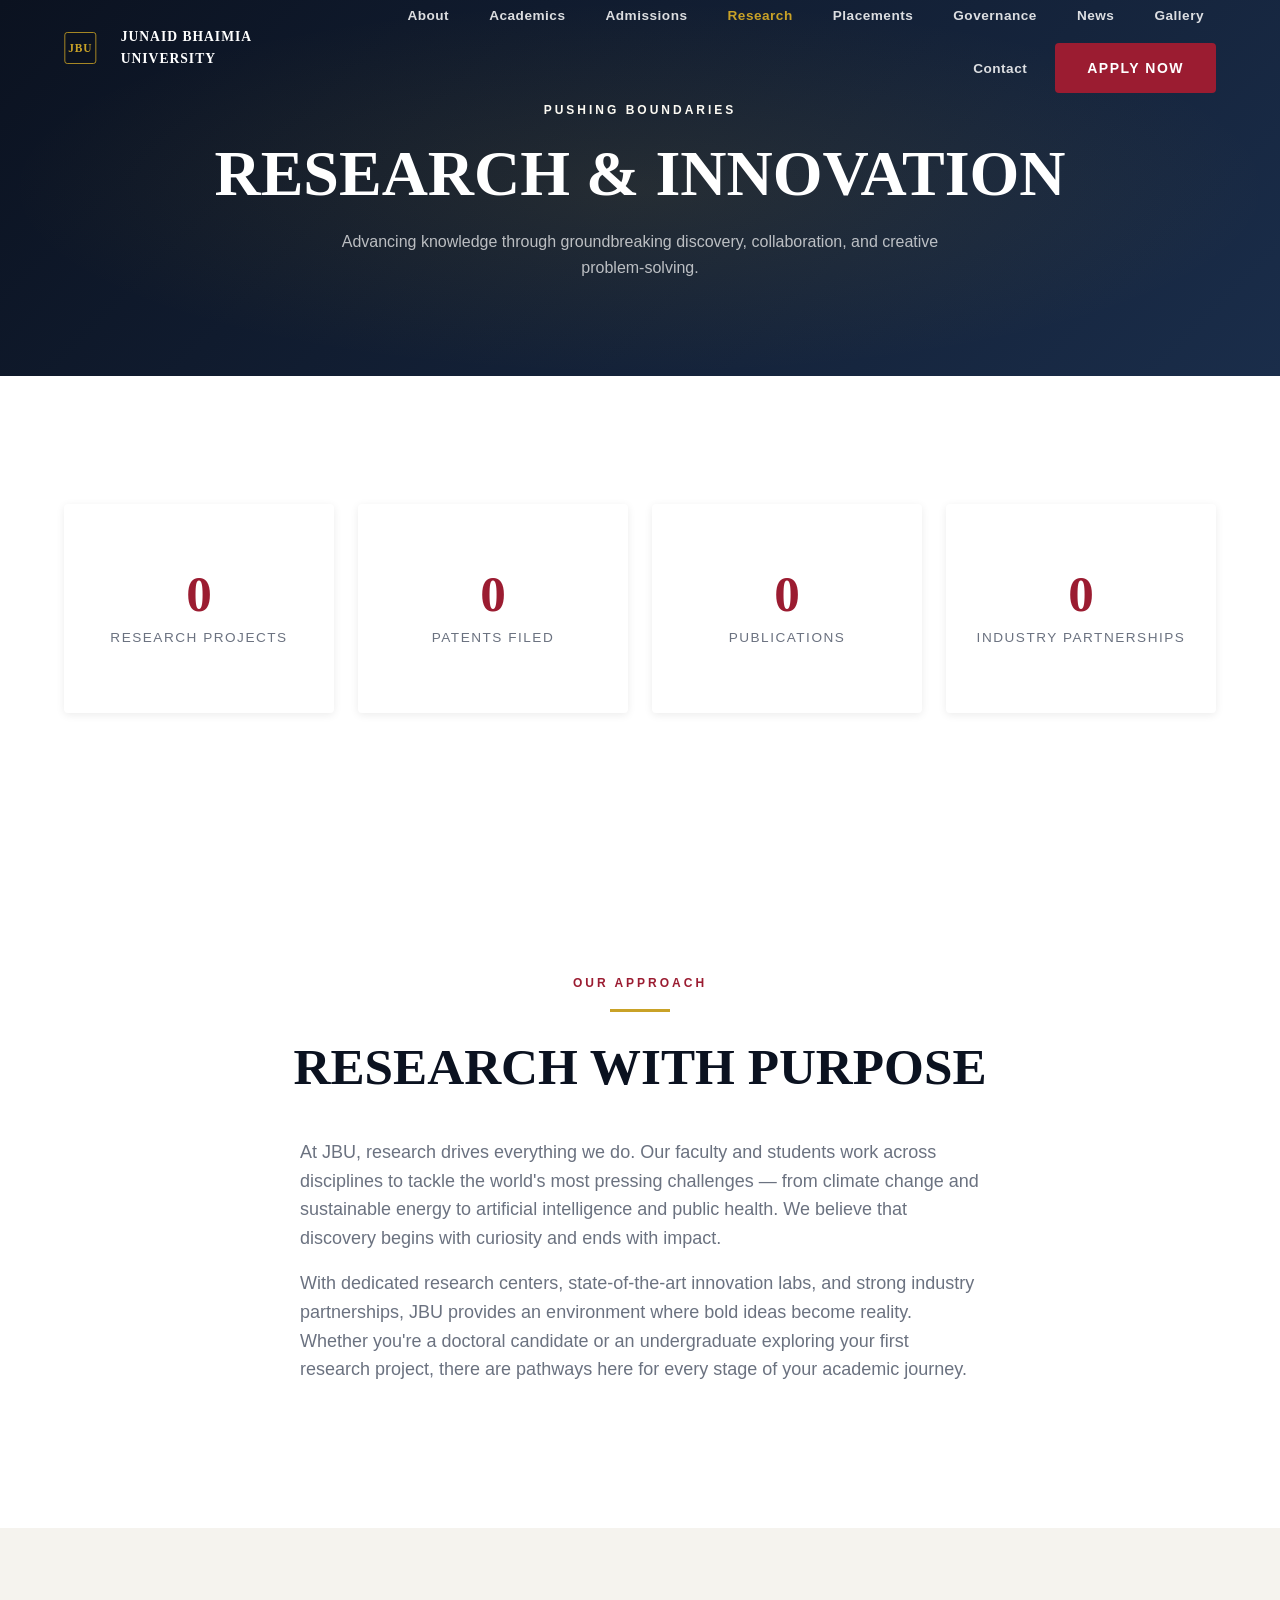
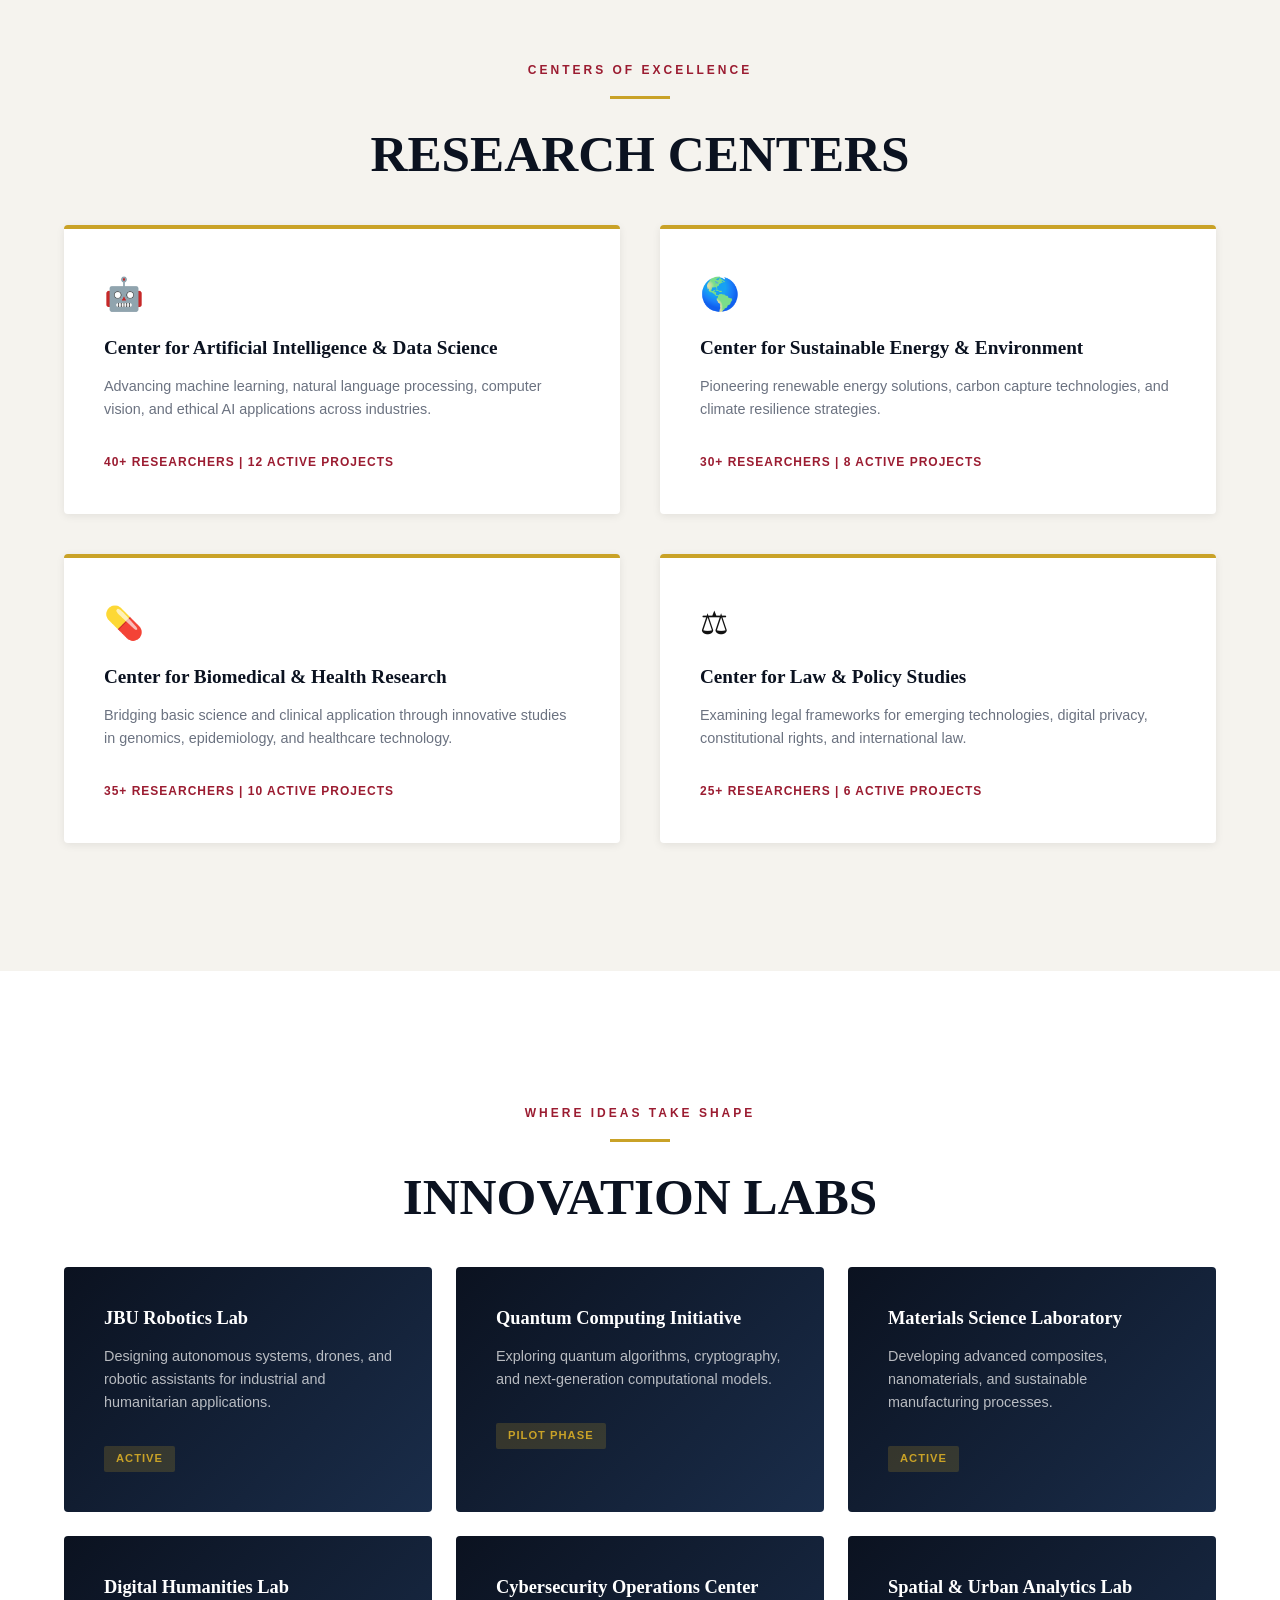
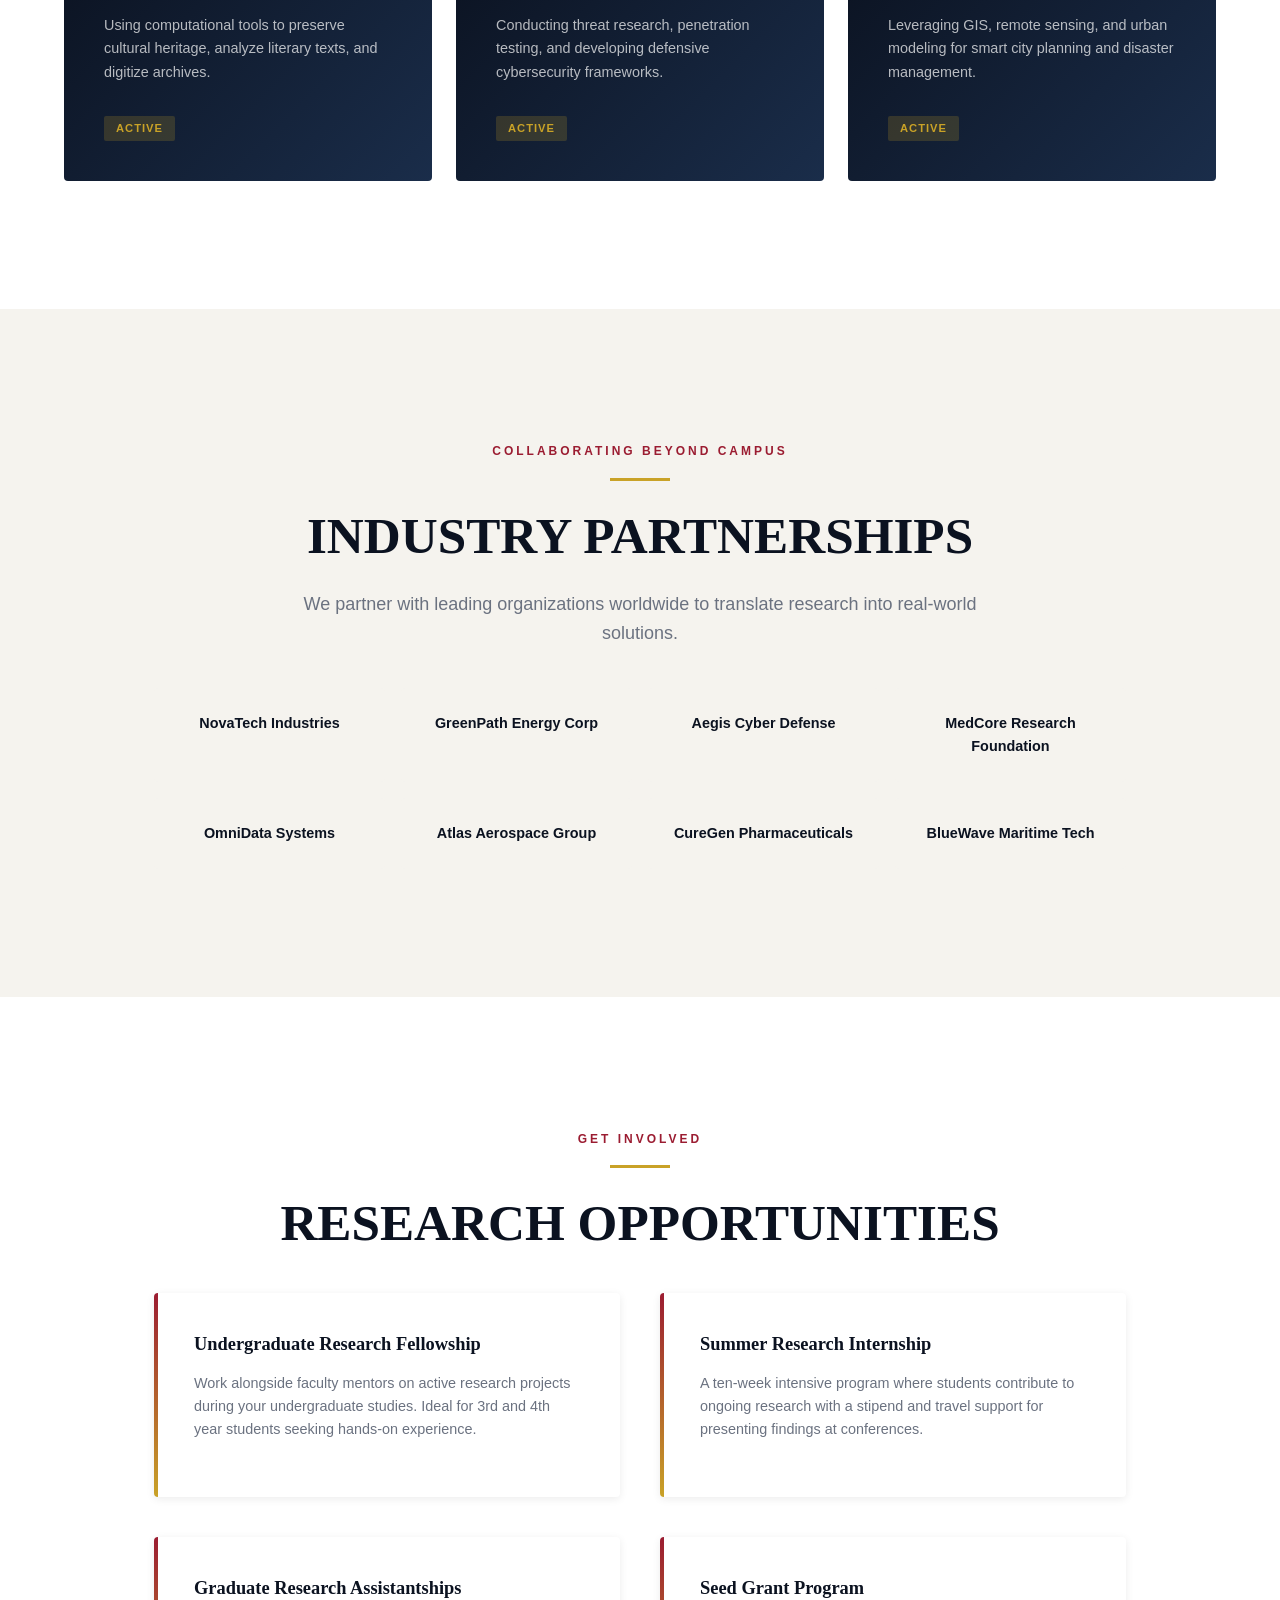
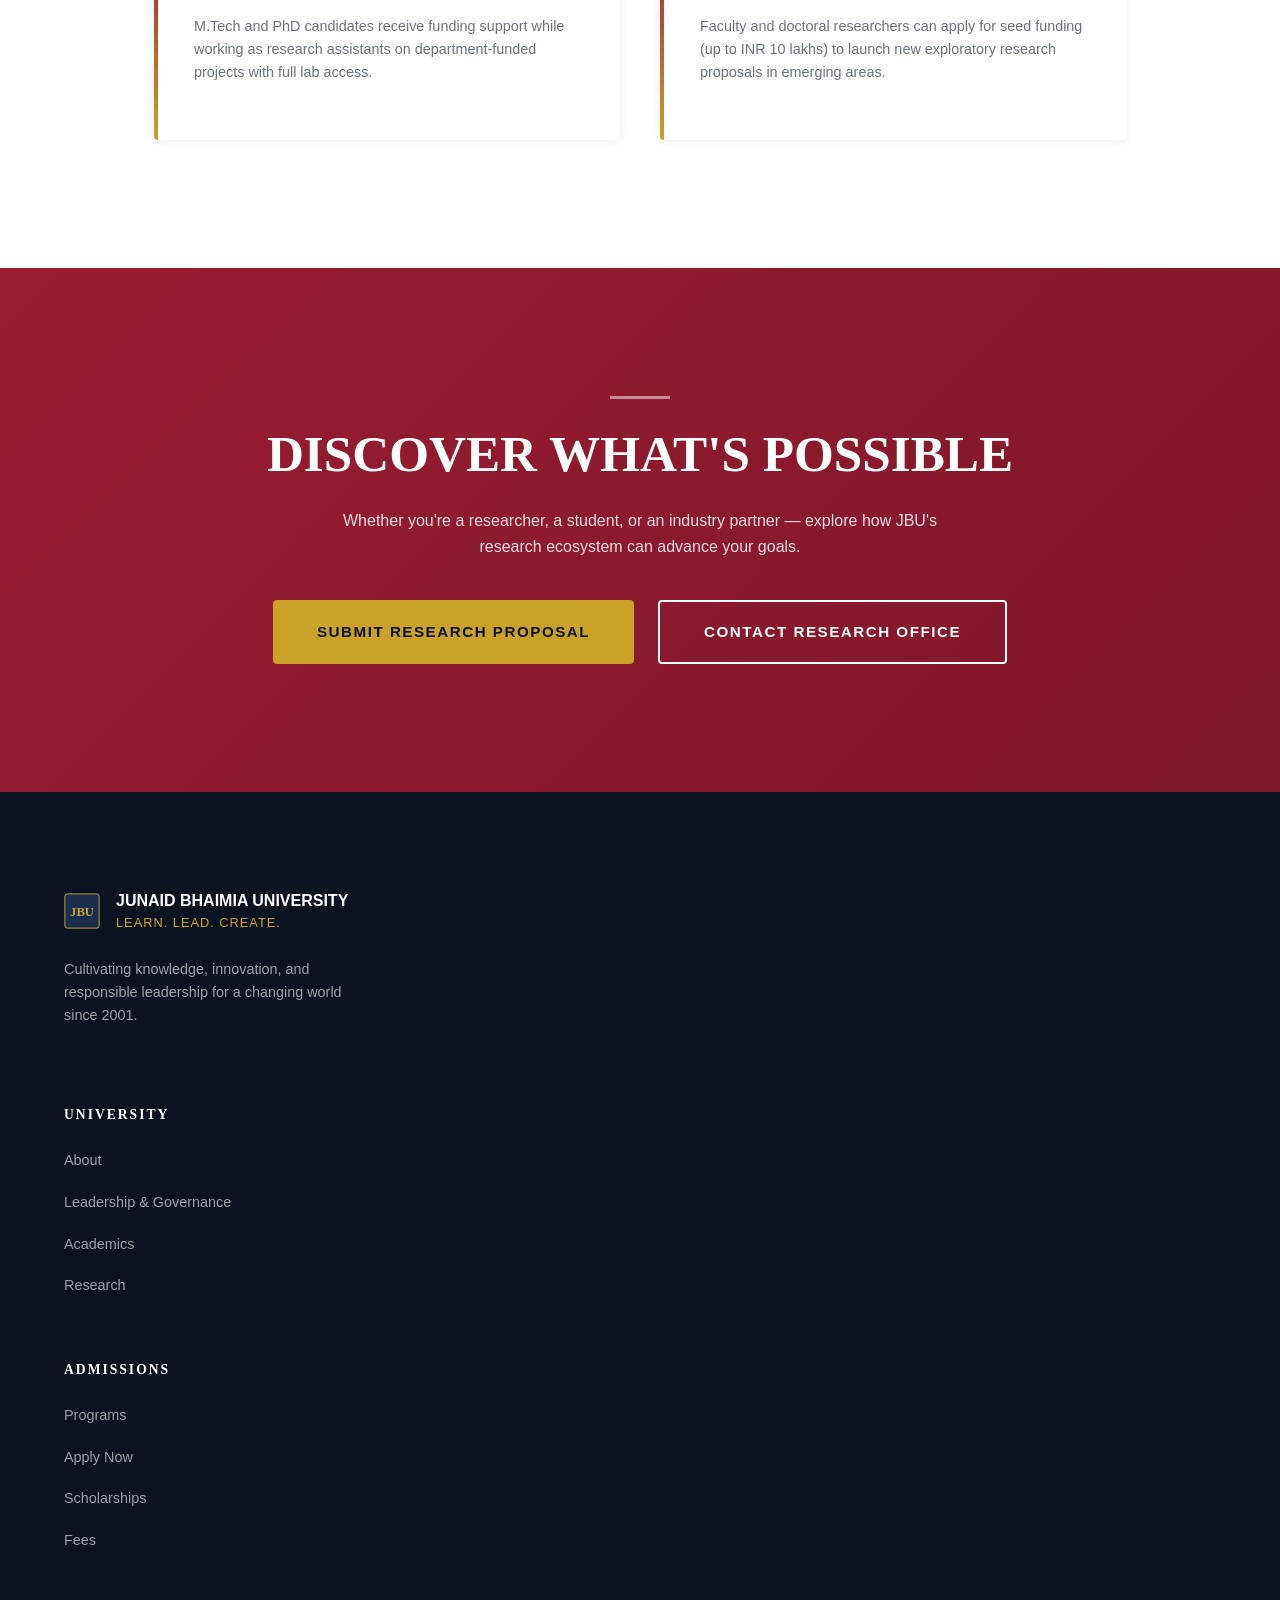
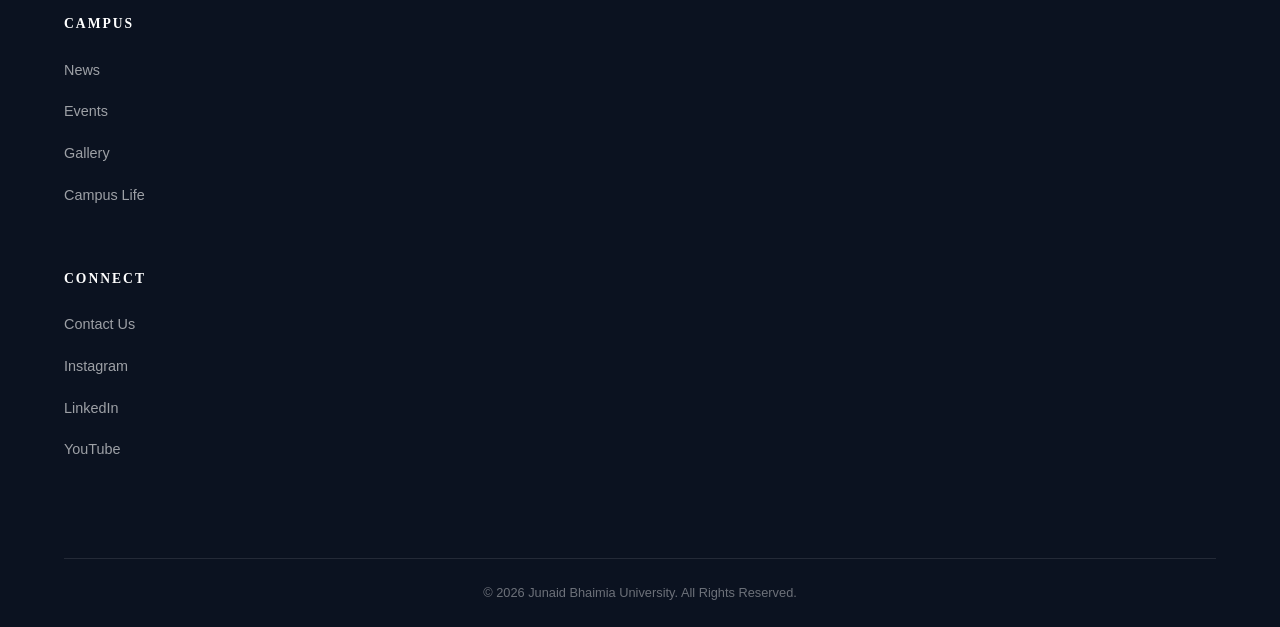
<file: research.html>
<!DOCTYPE html>
<html lang="en">
<head>
    <meta charset="UTF-8">
    <meta name="viewport" content="width=device-width, initial-scale=1.0">
    <meta name="description" content="Research at Junaid Bhaimia University — Explore our research centers, innovation labs, publications, patents, and industry partnerships.">
    <title>Research — Junaid Bhaimia University</title>
    <link rel="icon" type="image/svg+xml" href="data:image/svg+xml,<svg xmlns='http://www.w3.org/2000/svg' viewBox='0 0 32 32'><rect width='32' height='32' rx='4' fill='%230b1220'/><text x='50%25' y='55%25' dominant-baseline='middle' text-anchor='middle' font-family='Georgia,serif' font-size='16' font-weight='bold' fill='%23c9a227'>JBU</text></svg>">
    <link rel="stylesheet" href="css/style.css">
    <link rel="stylesheet" href="css/responsive.css">
    <link rel="stylesheet" href="css/pages.css">
    <style>
        /* --- Page Banner --- */
        .page-banner {
            background: linear-gradient(135deg, var(--primary) 0%, #1a2d4a 100%);
            padding: var(--space-2xl) 0;
            text-align: center;
            position: relative;
        }
        .page-banner::before {
            content: '';
            position: absolute;
            inset: 0;
            background: radial-gradient(ellipse at 50% 50%, rgba(201, 162, 39, 0.1), transparent 70%);
        }
        .page-banner h1 { color: var(--white); position: relative; z-index: 1; }
        .page-banner p { color: rgba(255,255,255,0.7); max-width:600px; margin:var(--space-sm) auto 0; position:relative; z-index:1; }

        /* --- Big Stats Grid --- */
        .big-stats {
            display: grid;
            grid-template-columns: repeat(2, 1fr);
            gap: var(--space-md);
        }
        @media (min-width: 768px) {
            .big-stats { grid-template-columns: repeat(4, 1fr); }
        }
        .big-stat {
            text-align: center;
            padding: var(--space-xl) var(--space-md);
            background-color: var(--white);
            border-radius: var(--border-radius);
            box-shadow: var(--shadow-sm);
            transition: all var(--transition-base);
        }
        .big-stat:hover { transform: translateY(-4px); box-shadow: var(--shadow-md); }
        .big-stat__number {
            font-size: clamp(2rem, 4vw, 3.5rem);
            font-family: var(--font-heading);
            font-weight: 700;
            color: var(--accent);
            line-height: 1;
            margin-bottom: var(--space-xs);
        }
        .big-stat__label {
            font-size: 0.85rem;
            letter-spacing: 1.5px;
            text-transform: uppercase;
            color: var(--gray);
        }

        /* --- Research Centers --- */
        .centers-grid {
            display: grid;
            grid-template-columns: 1fr;
            gap: var(--space-lg);
        }
        @media (min-width: 768px) {
            .centers-grid { grid-template-columns: repeat(2, 1fr); }
        }
        .center-card {
            padding: var(--space-lg);
            background-color: var(--white);
            border-radius: var(--border-radius);
            box-shadow: var(--shadow-sm);
            border-top: 4px solid var(--gold);
            transition: all var(--transition-base);
        }
        .center-card:hover { transform: translateY(-4px); box-shadow: var(--shadow-md); border-top-color: var(--accent); }
        .center-card__icon {
            font-size: 2rem;
            margin-bottom: var(--space-sm);
        }
        .center-card h3 { font-size: 1.2rem; margin-bottom: var(--space-sm); color: var(--primary); }
        .center-card p { font-size: 0.9rem; color: var(--gray); }
        .center-card__focus {
            display: inline-block;
            margin-top: var(--space-sm);
            font-size: 0.75rem;
            font-weight: 700;
            letter-spacing: 1px;
            text-transform: uppercase;
            color: var(--accent);
        }

        /* --- Innovation Labs --- */
        .labs-grid {
            display: grid;
            grid-template-columns: 1fr;
            gap: var(--space-md);
        }
        @media (min-width: 992px) {
            .labs-grid { grid-template-columns: repeat(3, 1fr); }
        }
        .lab-card {
            padding: var(--space-lg);
            background: linear-gradient(135deg, var(--primary), #1a2d4a);
            color: var(--white);
            border-radius: var(--border-radius);
            transition: all var(--transition-base);
        }
        .lab-card:hover { transform: translateY(-4px); }
        .lab-card h3 { color: var(--white); font-size: 1.15rem; margin-bottom: var(--space-sm); }
        .lab-card p { color: rgba(255,255,255,0.7); font-size: 0.9rem; }
        .lab-card__status {
            display: inline-block;
            margin-top: var(--space-sm);
            padding: 0.25rem 0.75rem;
            font-size: 0.7rem;
            font-weight: 700;
            letter-spacing: 1px;
            text-transform: uppercase;
            background-color: rgba(201, 162, 39, 0.2);
            color: var(--gold);
            border-radius: 2px;
        }

        /* --- Partnerships --- */
        .partners-list {
            display: grid;
            grid-template-columns: repeat(2, 1fr);
            gap: var(--space-sm);
        }
        @media (min-width: 768px) {
            .partners-list { grid-template-columns: repeat(4, 1fr); }
        }
        .partner-item {
            padding: var(--space-md);
            background-color: var(--cream);
            border-radius: var(--border-radius);
            text-align: center;
            font-weight: 700;
            font-size: 0.9rem;
            color: var(--primary);
            transition: all var(--transition-fast);
        }
        .partner-item:hover { background-color: var(--primary); color: var(--white); }

        /* --- Opportunities --- */
        .opportunities-grid {
            display: grid;
            grid-template-columns: 1fr;
            gap: var(--space-lg);
        }
        @media (min-width: 768px) {
            .opportunities-grid { grid-template-columns: repeat(2, 1fr); }
        }
        .opportunity-card {
            padding: var(--space-lg);
            background-color: var(--white);
            border-radius: var(--border-radius);
            box-shadow: var(--shadow-sm);
            position: relative;
            overflow: hidden;
        }
        .opportunity-card::before {
            content: '';
            position: absolute;
            top: 0; left: 0;
            width: 4px;
            height: 100%;
            background: linear-gradient(to bottom, var(--accent), var(--gold));
        }
        .opportunity-card h3 { font-size: 1.15rem; margin-bottom: var(--space-sm); }
        .opportunity-card p { font-size: 0.9rem; color: var(--gray); }
    </style>
</head>
<body>

    <!-- =============================================
         NAVIGATION
         ============================================= -->
    <nav id="navbar" class="navbar" role="navigation" aria-label="Main navigation">
        <div class="container nav-container">
            <a href="index.html" class="nav-logo" aria-label="Junaid Bhaimia University Home">
                <svg width="40" height="40" viewBox="0 0 40 40" fill="none" xmlns="http://www.w3.org/2000/svg" aria-hidden="true">
                    <rect width="40" height="40" rx="4" fill="#0b1220"/>
                    <rect x="1" y="1" width="38" height="38" rx="3" stroke="#c9a227" stroke-width="1"/>
                    <text x="50%" y="55%" dominant-baseline="middle" text-anchor="middle" font-family="Georgia,serif" font-size="14" font-weight="bold" fill="#c9a227">JBU</text>
                </svg>
                <span class="nav-logo-text">JUNAID BHAIMIA UNIVERSITY</span>
            </a>
            <ul id="nav-menu" class="nav-menu">
                <li><a href="about.html" class="nav-link">About</a></li>
                <li><a href="academics.html" class="nav-link">Academics</a></li>
                <li><a href="admissions.html" class="nav-link">Admissions</a></li>
                <li><a href="research.html" class="nav-link nav-link--active">Research</a></li>
                <li><a href="placements.html" class="nav-link">Placements</a></li>
                <li><a href="governance.html" class="nav-link">Governance</a></li>
                <li><a href="news.html" class="nav-link">News</a></li>
                <li><a href="gallery.html" class="nav-link">Gallery</a></li>
                <li><a href="contact.html" class="nav-link">Contact</a></li>
                <li><a href="admissions.html" class="btn btn--primary">Apply Now</a></li>
            </ul>
            <button id="hamburger-btn" class="hamburger-btn" aria-label="Toggle navigation menu" aria-expanded="false">
                <span class="hamburger-line"></span>
                <span class="hamburger-line"></span>
                <span class="hamburger-line"></span>
            </button>
        </div>
    </nav>

    <!-- =============================================
         PAGE BANNER
         ============================================= -->
    <section class="page-banner" aria-labelledby="research-title">
        <div class="container">
            <span class="section-label text-white">Pushing Boundaries</span>
            <h1 id="research-title" class="animate-on-scroll">RESEARCH &amp; INNOVATION</h1>
            <p class="animate-on-scroll delay-1">Advancing knowledge through groundbreaking discovery, collaboration, and creative problem-solving.</p>
        </div>
    </section>

    <!-- =============================================
         RESEARCH STATISTICS
         ============================================= -->
    <section class="section" aria-label="Research statistics">
        <div class="container">
            <div class="big-stats">
                <div class="big-stat animate-on-scroll">
                    <div class="big-stat__number" data-target="250">0</div>
                    <div class="big-stat__label">Research Projects</div>
                </div>
                <div class="big-stat animate-on-scroll delay-1">
                    <div class="big-stat__number" data-target="80">0</div>
                    <div class="big-stat__label">Patents Filed</div>
                </div>
                <div class="big-stat animate-on-scroll delay-2">
                    <div class="big-stat__number" data-target="150">0</div>
                    <div class="big-stat__label">Publications</div>
                </div>
                <div class="big-stat animate-on-scroll delay-3">
                    <div class="big-stat__number" data-target="40">0</div>
                    <div class="big-stat__label">Industry Partnerships</div>
                </div>
            </div>
        </div>
    </section>

    <!-- =============================================
         RESEARCH OVERVIEW
         ============================================= -->
    <section class="section" aria-labelledby="overview-heading">
        <div class="container container--narrow">
            <div class="text-center mb-lg animate-on-scroll">
                <span class="section-label">Our Approach</span>
                <div class="deco-line deco-line--center"></div>
                <h2 id="overview-heading" class="section-title">RESEARCH WITH PURPOSE</h2>
            </div>
            <p class="section-description animate-on-scroll" style="margin-left:auto;margin-right:auto;">
                At JBU, research drives everything we do. Our faculty and students work across disciplines to tackle the world's most pressing challenges — from climate change and sustainable energy to artificial intelligence and public health. We believe that discovery begins with curiosity and ends with impact.
            </p>
            <p class="section-description animate-on-scroll delay-1" style="margin-left:auto;margin-right:auto;">
                With dedicated research centers, state-of-the-art innovation labs, and strong industry partnerships, JBU provides an environment where bold ideas become reality. Whether you're a doctoral candidate or an undergraduate exploring your first research project, there are pathways here for every stage of your academic journey.
            </p>
        </div>
    </section>

    <!-- =============================================
         RESEARCH CENTERS
         ============================================= -->
    <section class="section section--alt" aria-labelledby="centers-heading">
        <div class="container">
            <div class="text-center mb-lg animate-on-scroll">
                <span class="section-label">Centers of Excellence</span>
                <div class="deco-line deco-line--center"></div>
                <h2 id="centers-heading" class="section-title">RESEARCH CENTERS</h2>
            </div>

            <div class="centers-grid">
                <div class="center-card animate-on-scroll">
                    <div class="center-card__icon" aria-hidden="true">&#129302;</div>
                    <h3>Center for Artificial Intelligence &amp; Data Science</h3>
                    <p>Advancing machine learning, natural language processing, computer vision, and ethical AI applications across industries.</p>
                    <span class="center-card__focus">40+ Researchers | 12 Active Projects</span>
                </div>
                <div class="center-card animate-on-scroll delay-1">
                    <div class="center-card__icon" aria-hidden="true">&#127758;</div>
                    <h3>Center for Sustainable Energy &amp; Environment</h3>
                    <p>Pioneering renewable energy solutions, carbon capture technologies, and climate resilience strategies.</p>
                    <span class="center-card__focus">30+ Researchers | 8 Active Projects</span>
                </div>
                <div class="center-card animate-on-scroll delay-2">
                    <div class="center-card__icon" aria-hidden="true">&#128138;</div>
                    <h3>Center for Biomedical &amp; Health Research</h3>
                    <p>Bridging basic science and clinical application through innovative studies in genomics, epidemiology, and healthcare technology.</p>
                    <span class="center-card__focus">35+ Researchers | 10 Active Projects</span>
                </div>
                <div class="center-card animate-on-scroll delay-3">
                    <div class="center-card__icon" aria-hidden="true">&#9878;</div>
                    <h3>Center for Law &amp; Policy Studies</h3>
                    <p>Examining legal frameworks for emerging technologies, digital privacy, constitutional rights, and international law.</p>
                    <span class="center-card__focus">25+ Researchers | 6 Active Projects</span>
                </div>
            </div>
        </div>
    </section>

    <!-- =============================================
         INNOVATION LABS
         ============================================= -->
    <section class="section" aria-labelledby="labs-heading">
        <div class="container">
            <div class="text-center mb-lg animate-on-scroll">
                <span class="section-label">Where Ideas Take Shape</span>
                <div class="deco-line deco-line--center"></div>
                <h2 id="labs-heading" class="section-title">INNOVATION LABS</h2>
            </div>

            <div class="labs-grid">
                <div class="lab-card animate-on-scroll">
                    <h3>JBU Robotics Lab</h3>
                    <p>Designing autonomous systems, drones, and robotic assistants for industrial and humanitarian applications.</p>
                    <span class="lab-card__status">Active</span>
                </div>
                <div class="lab-card animate-on-scroll delay-1">
                    <h3>Quantum Computing Initiative</h3>
                    <p>Exploring quantum algorithms, cryptography, and next-generation computational models.</p>
                    <span class="lab-card__status">Pilot Phase</span>
                </div>
                <div class="lab-card animate-on-scroll delay-2">
                    <h3>Materials Science Laboratory</h3>
                    <p>Developing advanced composites, nanomaterials, and sustainable manufacturing processes.</p>
                    <span class="lab-card__status">Active</span>
                </div>
                <div class="lab-card animate-on-scroll delay-3">
                    <h3>Digital Humanities Lab</h3>
                    <p>Using computational tools to preserve cultural heritage, analyze literary texts, and digitize archives.</p>
                    <span class="lab-card__status">Active</span>
                </div>
                <div class="lab-card animate-on-scroll delay-4">
                    <h3>Cybersecurity Operations Center</h3>
                    <p>Conducting threat research, penetration testing, and developing defensive cybersecurity frameworks.</p>
                    <span class="lab-card__status">Active</span>
                </div>
                <div class="lab-card animate-on-scroll delay-5">
                    <h3>Spatial &amp; Urban Analytics Lab</h3>
                    <p>Leveraging GIS, remote sensing, and urban modeling for smart city planning and disaster management.</p>
                    <span class="lab-card__status">Active</span>
                </div>
            </div>
        </div>
    </section>

    <!-- =============================================
         INDUSTRY PARTNERSHIPS
         ============================================= -->
    <section class="section section--alt" aria-labelledby="partnerships-heading">
        <div class="container container--narrow">
            <div class="text-center mb-lg animate-on-scroll">
                <span class="section-label">Collaborating Beyond Campus</span>
                <div class="deco-line deco-line--center"></div>
                <h2 id="partnerships-heading" class="section-title">INDUSTRY PARTNERSHIPS</h2>
                <p class="section-description" style="margin-left:auto;margin-right:auto;">We partner with leading organizations worldwide to translate research into real-world solutions.</p>
            </div>

            <div class="partners-list animate-on-scroll delay-1">
                <div class="partner-item">NovaTech Industries</div>
                <div class="partner-item">GreenPath Energy Corp</div>
                <div class="partner-item">Aegis Cyber Defense</div>
                <div class="partner-item">MedCore Research Foundation</div>
                <div class="partner-item">OmniData Systems</div>
                <div class="partner-item">Atlas Aerospace Group</div>
                <div class="partner-item">CureGen Pharmaceuticals</div>
                <div class="partner-item">BlueWave Maritime Tech</div>
            </div>
        </div>
    </section>

    <!-- =============================================
         RESEARCH OPPORTUNITIES
         ============================================= -->
    <section class="section" aria-labelledby="opportunities-heading">
        <div class="container container--narrow">
            <div class="text-center mb-lg animate-on-scroll">
                <span class="section-label">Get Involved</span>
                <div class="deco-line deco-line--center"></div>
                <h2 id="opportunities-heading" class="section-title">RESEARCH OPPORTUNITIES</h2>
            </div>

            <div class="opportunities-grid">
                <div class="opportunity-card animate-on-scroll">
                    <h3>Undergraduate Research Fellowship</h3>
                    <p>Work alongside faculty mentors on active research projects during your undergraduate studies. Ideal for 3rd and 4th year students seeking hands-on experience.</p>
                </div>
                <div class="opportunity-card animate-on-scroll delay-1">
                    <h3>Summer Research Internship</h3>
                    <p>A ten-week intensive program where students contribute to ongoing research with a stipend and travel support for presenting findings at conferences.</p>
                </div>
                <div class="opportunity-card animate-on-scroll delay-2">
                    <h3>Graduate Research Assistantships</h3>
                    <p>M.Tech and PhD candidates receive funding support while working as research assistants on department-funded projects with full lab access.</p>
                </div>
                <div class="opportunity-card animate-on-scroll delay-3">
                    <h3>Seed Grant Program</h3>
                    <p>Faculty and doctoral researchers can apply for seed funding (up to INR 10 lakhs) to launch new exploratory research proposals in emerging areas.</p>
                </div>
            </div>
        </div>
    </section>

    <!-- =============================================
         CTA SECTION
         ============================================= -->
    <section class="section cta-section" aria-labelledby="cta-research-heading">
        <div class="container container--narrow">
            <div class="deco-line deco-line--center" style="background-color:rgba(255,255,255,0.5);"></div>
            <h2 id="cta-research-heading" class="section-title animate-on-scroll">DISCOVER WHAT'S POSSIBLE</h2>
            <p class="animate-on-scroll delay-1">Whether you're a researcher, a student, or an industry partner — explore how JBU's research ecosystem can advance your goals.</p>
            <div class="cta-buttons animate-on-scroll delay-2">
                <a href="#" class="btn btn--gold btn--large">Submit Research Proposal</a>
                <a href="contact.html" class="btn btn--secondary btn--large">Contact Research Office</a>
            </div>
        </div>
    </section>

    <!-- =============================================
         FOOTER
         ============================================= -->
    <footer class="footer bg-primary" role="contentinfo">
        <div class="container">
            <div class="footer-grid" style="display:grid;grid-template-columns:1fr;gap:var(--space-xl);padding:var(--space-2xl) 0;">
                <div>
                    <a href="index.html" class="footer-logo" style="display:flex;align-items:center;gap:var(--space-sm);margin-bottom:var(--space-md);">
                        <svg width="36" height="36" viewBox="0 0 40 40" fill="none" xmlns="http://www.w3.org/2000/svg" aria-hidden="true">
                            <rect width="40" height="40" rx="4" fill="#1a2d4a"/>
                            <rect x="1" y="1" width="38" height="38" rx="3" stroke="#c9a227" stroke-width="1"/>
                            <text x="50%" y="55%" dominant-baseline="middle" text-anchor="middle" font-family="Georgia,serif" font-size="14" font-weight="bold" fill="#c9a227">JBU</text>
                        </svg>
                        <div>
                            <div style="color:#fff;font-size:1rem;font-weight:700;">JUNAID BHAIMIA UNIVERSITY</div>
                            <div style="color:var(--gold);font-size:0.8rem;letter-spacing:1px;">LEARN. LEAD. CREATE.</div>
                        </div>
                    </a>
                    <p style="color:rgba(255,255,255,0.6);max-width:300px;font-size:0.9rem;">Cultivating knowledge, innovation, and responsible leadership for a changing world since 2001.</p>
                </div>
                <div>
                    <h4 style="color:#fff;font-size:0.85rem;letter-spacing:2px;text-transform:uppercase;margin-bottom:var(--space-md);">University</h4>
                    <ul style="display:grid;gap:var(--space-sm);">
                        <li><a href="about.html" style="color:rgba(255,255,255,0.6);font-size:0.9rem;">About</a></li>
                        <li><a href="governance.html" style="color:rgba(255,255,255,0.6);font-size:0.9rem;">Leadership &amp; Governance</a></li>
                        <li><a href="academics.html" style="color:rgba(255,255,255,0.6);font-size:0.9rem;">Academics</a></li>
                        <li><a href="research.html" style="color:rgba(255,255,255,0.6);font-size:0.9rem;">Research</a></li>
                    </ul>
                </div>
                <div>
                    <h4 style="color:#fff;font-size:0.85rem;letter-spacing:2px;text-transform:uppercase;margin-bottom:var(--space-md);">Admissions</h4>
                    <ul style="display:grid;gap:var(--space-sm);">
                        <li><a href="academics.html" style="color:rgba(255,255,255,0.6);font-size:0.9rem;">Programs</a></li>
                        <li><a href="admissions.html" style="color:rgba(255,255,255,0.6);font-size:0.9rem;">Apply Now</a></li>
                        <li><a href="admissions.html" style="color:rgba(255,255,255,0.6);font-size:0.9rem;">Scholarships</a></li>
                        <li><a href="admissions.html" style="color:rgba(255,255,255,0.6);font-size:0.9rem;">Fees</a></li>
                    </ul>
                </div>
                <div>
                    <h4 style="color:#fff;font-size:0.85rem;letter-spacing:2px;text-transform:uppercase;margin-bottom:var(--space-md);">Campus</h4>
                    <ul style="display:grid;gap:var(--space-sm);">
                        <li><a href="news.html" style="color:rgba(255,255,255,0.6);font-size:0.9rem;">News</a></li>
                        <li><a href="events.html" style="color:rgba(255,255,255,0.6);font-size:0.9rem;">Events</a></li>
                        <li><a href="gallery.html" style="color:rgba(255,255,255,0.6);font-size:0.9rem;">Gallery</a></li>
                        <li><a href="#" style="color:rgba(255,255,255,0.6);font-size:0.9rem;">Campus Life</a></li>
                    </ul>
                </div>
                <div>
                    <h4 style="color:#fff;font-size:0.85rem;letter-spacing:2px;text-transform:uppercase;margin-bottom:var(--space-md);">Connect</h4>
                    <ul style="display:grid;gap:var(--space-sm);">
                        <li><a href="contact.html" style="color:rgba(255,255,255,0.6);font-size:0.9rem;">Contact Us</a></li>
                        <li><a href="#" style="color:rgba(255,255,255,0.6);font-size:0.9rem;">Instagram</a></li>
                        <li><a href="#" style="color:rgba(255,255,255,0.6);font-size:0.9rem;">LinkedIn</a></li>
                        <li><a href="#" style="color:rgba(255,255,255,0.6);font-size:0.9rem;">YouTube</a></li>
                    </ul>
                </div>
            </div>
            <div style="border-top:1px solid rgba(255,255,255,0.1);padding:var(--space-md) 0;text-align:center;">
                <p style="color:rgba(255,255,255,0.4);font-size:0.8rem;margin:0;">&copy; 2026 Junaid Bhaimia University. All Rights Reserved.</p>
            </div>
        </div>
    </footer>

    <button id="back-to-top" class="back-to-top" aria-label="Back to top">&#8593;</button>

    <script src="js/navigation.js"></script>
    <script src="js/animations.js"></script>
    <script src="js/pages.js"></script>
    <script src="js/main.js"></script>

</body>
</html>
</file>
<file: css/style.css>
/* =============================================
   JUNAI BHAIMIA UNIVERSITY — GLOBAL STYLES
   ============================================= */

/* --- CSS Variables (Design Tokens) --- */
:root {
    /* Brand Palette */
    --primary: #0b1220;
    --dark: #111111;
    --white: #ffffff;
    --cream: #f5f3ee;
    --accent: #9b1c31;
    --gold: #c9a227;
    --gray: #6b7280;
    --light-gray: #e5e7eb;

    /* Typography Scale */
    --font-heading: 'Georgia', 'Times New Roman', serif;
    --font-body: 'Segoe UI', Arial, sans-serif;

    /* Spacing Scale */
    --space-xs: 0.5rem;
    --space-sm: 1rem;
    --space-md: 1.5rem;
    --space-lg: 2.5rem;
    --space-xl: 4rem;
    --space-2xl: 6rem;
    --space-3xl: 8rem;

    /* Borders & Shadows */
    --border-radius: 4px;
    --shadow-sm: 0 2px 8px rgba(0, 0, 0, 0.08);
    --shadow-md: 0 4px 16px rgba(0, 0, 0, 0.12);
    --shadow-lg: 0 8px 32px rgba(0, 0, 0, 0.16);

    /* Transitions */
    --transition-fast: 0.2s ease;
    --transition-base: 0.3s ease;
    --transition-slow: 0.5s ease;

    /* Navigation */
    --nav-height: 80px;
}

/* --- Reset & Base --- */
*, *::before, *::after {
    margin: 0;
    padding: 0;
    box-sizing: border-box;
}

html {
    scroll-behavior: smooth;
    font-size: 16px;
}

body {
    font-family: var(--font-body);
    line-height: 1.6;
    color: var(--dark);
    background-color: var(--white);
    overflow-x: hidden;
}

img {
    max-width: 100%;
    height: auto;
    display: block;
}

a {
    text-decoration: none;
    color: inherit;
    transition: color var(--transition-fast);
}

ul {
    list-style: none;
}

/* --- Accessibility --- */
:focus-visible {
    outline: 3px solid var(--gold);
    outline-offset: 2px;
}

.sr-only {
    position: absolute;
    width: 1px;
    height: 1px;
    padding: 0;
    margin: -1px;
    overflow: hidden;
    clip: rect(0, 0, 0, 0);
    white-space: nowrap;
    border: 0;
}

/* --- Typography --- */
h1, h2, h3, h4, h5, h6 {
    font-family: var(--font-heading);
    font-weight: 700;
    line-height: 1.2;
    color: var(--primary);
}

h1 { font-size: clamp(2.5rem, 5vw, 5rem); }
h2 { font-size: clamp(2rem, 4vw, 3.5rem); }
h3 { font-size: clamp(1.5rem, 3vw, 2.5rem); }
h4 { font-size: clamp(1.25rem, 2vw, 1.75rem); }

p {
    margin-bottom: var(--space-sm);
    color: var(--gray);
}

.section-label {
    display: inline-block;
    font-size: 0.75rem;
    font-weight: 700;
    letter-spacing: 3px;
    text-transform: uppercase;
    color: var(--accent);
    margin-bottom: var(--space-sm);
}

.section-title {
    margin-bottom: var(--space-md);
}

.section-description {
    font-size: 1.125rem;
    max-width: 680px;
    color: var(--gray);
}

/* --- Container --- */
.container {
    width: 100%;
    max-width: 1400px;
    margin: 0 auto;
    padding: 0 var(--space-lg);
}

.container--narrow {
    max-width: 1100px;
}

.container--wide {
    max-width: 1600px;
}

/* --- Section Spacing --- */
.section {
    padding: var(--space-3xl) 0;
}

.section--alt {
    background-color: var(--cream);
}

/* --- Buttons --- */
.btn {
    display: inline-flex;
    align-items: center;
    justify-content: center;
    gap: var(--space-xs);
    padding: 0.875rem 2rem;
    font-family: var(--font-body);
    font-size: 0.875rem;
    font-weight: 700;
    letter-spacing: 1.5px;
    text-transform: uppercase;
    border: none;
    border-radius: var(--border-radius);
    cursor: pointer;
    transition: all var(--transition-base);
}

.btn--primary {
    background-color: var(--accent);
    color: var(--white);
}

.btn--primary:hover {
    background-color: #7d1729;
    transform: translateY(-2px);
    box-shadow: var(--shadow-md);
}

.btn--secondary {
    background-color: transparent;
    color: var(--white);
    border: 2px solid var(--white);
}

.btn--secondary:hover {
    background-color: var(--white);
    color: var(--primary);
}

.btn--outline {
    background-color: transparent;
    color: var(--accent);
    border: 2px solid var(--accent);
}

.btn--outline:hover {
    background-color: var(--accent);
    color: var(--white);
}

.btn--gold {
    background-color: var(--gold);
    color: var(--primary);
}

.btn--gold:hover {
    background-color: #b38f1f;
    transform: translateY(-2px);
    box-shadow: var(--shadow-md);
}

.btn--large {
    padding: 1.125rem 2.75rem;
    font-size: 0.95rem;
}

/* --- Decorative Elements --- */
.deco-line {
    width: 60px;
    height: 3px;
    background-color: var(--gold);
    margin-bottom: var(--space-md);
}

.deco-line--center {
    margin-left: auto;
    margin-right: auto;
}

/* --- Cards --- */
.card {
    background-color: var(--white);
    border-radius: var(--border-radius);
    overflow: hidden;
    box-shadow: var(--shadow-sm);
    transition: all var(--transition-base);
}

.card:hover {
    transform: translateY(-4px);
    box-shadow: var(--shadow-md);
}

.card__image {
    width: 100%;
    aspect-ratio: 16 / 10;
    object-fit: cover;
}

.card__content {
    padding: var(--space-md);
}

.card__category {
    font-size: 0.7rem;
    font-weight: 700;
    letter-spacing: 2px;
    text-transform: uppercase;
    color: var(--accent);
    margin-bottom: var(--space-xs);
}

.card__title {
    font-size: 1.25rem;
    margin-bottom: var(--space-xs);
}

.card__text {
    font-size: 0.9rem;
    color: var(--gray);
}

.card__footer {
    padding: var(--space-sm) var(--space-md);
    border-top: 1px solid var(--light-gray);
    display: flex;
    justify-content: space-between;
    align-items: center;
    font-size: 0.8rem;
    color: var(--gray);
}

/* --- Marquee --- */
.marquee {
    overflow: hidden;
    background-color: var(--accent);
    color: var(--white);
    padding: 0.75rem 0;
    white-space: nowrap;
}

.marquee__track {
    display: flex;
    animation: marquee-scroll 30s linear infinite;
}

.marquee__item {
    flex-shrink: 0;
    padding: 0 2rem;
    font-size: 0.85rem;
    font-weight: 700;
    letter-spacing: 2px;
    text-transform: uppercase;
    display: flex;
    align-items: center;
    gap: 2rem;
}

.marquee__separator {
    opacity: 0.4;
}

@keyframes marquee-scroll {
    0% { transform: translateX(0); }
    100% { transform: translateX(-50%); }
}

/* --- Utility Classes --- */
.text-center { text-align: center; }
.text-white { color: var(--white); }
.text-gold { color: var(--gold); }

.bg-primary { background-color: var(--primary); }
.bg-dark { background-color: var(--dark); }
.bg-cream { background-color: var(--cream); }
.bg-accent { background-color: var(--accent); }

.flex { display: flex; }
.flex-wrap { flex-wrap: wrap; }
.items-center { align-items: center; }
.justify-between { justify-content: space-between; }
.gap-sm { gap: var(--space-sm); }
.gap-md { gap: var(--space-md); }
.gap-lg { gap: var(--space-lg); }

.grid { display: grid; }

.mt-sm { margin-top: var(--space-sm); }
.mt-md { margin-top: var(--space-md); }
.mt-lg { margin-top: var(--space-lg); }
.mt-xl { margin-top: var(--space-xl); }

.mb-sm { margin-bottom: var(--space-sm); }
.mb-md { margin-bottom: var(--space-md); }
.mb-lg { margin-bottom: var(--space-lg); }

/* --- Navigation --- */
.navbar {
    position: fixed;
    top: 0;
    left: 0;
    right: 0;
    height: var(--nav-height);
    background-color: transparent;
    z-index: 999;
    transition: background-color var(--transition-base), box-shadow var(--transition-base);
}

.navbar--scrolled {
    background-color: var(--primary);
    box-shadow: var(--shadow-md);
}

.nav-container {
    display: flex;
    align-items: center;
    justify-content: space-between;
    height: 100%;
}

.nav-logo {
    display: flex;
    align-items: center;
    gap: var(--space-sm);
    font-family: var(--font-heading);
    font-weight: 700;
    color: var(--white);
    font-size: 0.85rem;
    letter-spacing: 1px;
}

.nav-logo-text {
    display: none;
}

@media (min-width: 1200px) {
    .nav-logo-text {
        display: inline;
        margin-left: 0.5rem;
    }
}

/* Desktop Nav Menu — horizontal layout */
.nav-menu {
    display: none; /* Hidden on mobile by default */
    align-items: center;
    gap: var(--space-lg);
    list-style: none;
}

@media (min-width: 768px) {
    .nav-menu {
        display: flex;
        flex-wrap: wrap;
        justify-content: flex-end;
        gap: var(--space-sm);
    }
}

.nav-link {
    font-size: 0.85rem;
    font-weight: 600;
    letter-spacing: 0.5px;
    color: rgba(255, 255, 255, 0.85);
    padding: 0.5rem 0.75rem;
    border-radius: var(--border-radius);
    transition: color var(--transition-fast), background-color var(--transition-fast);
}

.nav-link:hover {
    color: var(--white);
    background-color: rgba(255, 255, 255, 0.08);
}

.nav-link--active {
    color: var(--gold);
}

/* Hamburger button — visible only on mobile */
.hamburger-btn {
    display: flex;
    flex-direction: column;
    gap: 5px;
    background: none;
    border: none;
    cursor: pointer;
    padding: 0.5rem;
    z-index: 1001;
}

@media (min-width: 768px) {
    .hamburger-btn {
        display: none;
    }
}

.hamburger-line {
    display: block;
    width: 24px;
    height: 2px;
    background-color: var(--white);
    border-radius: 2px;
    transition: transform var(--transition-base), opacity var(--transition-base);
}

/* Hamburger animation when open */
.nav-menu--open .hamburger-line:nth-child(1) {
    transform: rotate(45deg) translate(5px, 5px);
}

.nav-menu--open .hamburger-line:nth-child(2) {
    opacity: 0;
}

.nav-menu--open .hamburger-line:nth-child(3) {
    transform: rotate(-45deg) translate(5px, -5px);
}

/* Mobile Menu Panel */
@media (max-width: 767px) {
    .nav-menu {
        position: fixed;
        top: 0;
        right: 0;
        width: 280px;
        height: 100vh;
        background-color: var(--primary);
        flex-direction: column;
        align-items: stretch;
        justify-content: flex-start;
        padding: calc(var(--nav-height) + var(--space-xl)) var(--space-lg) var(--space-xl);
        transform: translateX(100%);
        transition: transform var(--transition-base);
        overflow-y: auto;
        box-shadow: -4px 0 20px rgba(0, 0, 0, 0.3);
    }

    .nav-menu--open {
        transform: translateX(0);
    }

    .nav-menu li {
        padding: var(--space-sm) 0;
        border-bottom: 1px solid rgba(255, 255, 255, 0.08);
    }

    .nav-menu li:last-child {
        border-bottom: none;
        margin-top: var(--space-md);
    }

    .nav-menu .nav-link {
        display: block;
        font-size: 1rem;
        padding: 0.75rem 0;
    }

    .nav-menu .btn {
        text-align: center;
        width: 100%;
    }
}

/* --- Scroll Animations (initial state) --- */
.animate-on-scroll {
    opacity: 0;
    transform: translateY(30px);
    transition: opacity 0.6s ease, transform 0.6s ease;
}

.animate-on-scroll.is-visible {
    opacity: 1;
    transform: translateY(0);
}

.animate-on-scroll.delay-1 { transition-delay: 0.1s; }
.animate-on-scroll.delay-2 { transition-delay: 0.2s; }
.animate-on-scroll.delay-3 { transition-delay: 0.3s; }
.animate-on-scroll.delay-4 { transition-delay: 0.4s; }
.animate-on-scroll.delay-5 { transition-delay: 0.5s; }
</file>
<file: css/responsive.css>
/* =============================================
   JUNAI BHAIMIA UNIVERSITY — RESPONSIVE STYLES
   ============================================= */

/* --- Default mobile-first base is in style.css --- */
/* Adjustments below target specific breakpoints upward */

/* ====================================================
   BREAKPOINT: 480px (Small phones)
   ==================================================== */
@media (min-width: 480px) {
    .container {
        padding: 0 var(--space-md);
    }
}

/* ====================================================
   BREAKPOINT: 768px (Tablets & up)
   ==================================================== */
@media (min-width: 768px) {
    :root {
        --nav-height: 90px;
    }

    .container {
        padding: 0 var(--space-xl);
    }

    /* Two-column grid base */
    .grid--2 {
        grid-template-columns: repeat(2, 1fr);
        gap: var(--space-lg);
    }

    /* Hero content width */
    .hero__text {
        max-width: 700px;
    }

    /* Testimonial slider viewport */
    .testimonial-slider__viewport {
        overflow: hidden;
    }

    .testimonial-slider__track {
        display: flex;
        transition: transform var(--transition-slow);
    }

    .testimonial-slider__slide {
        min-width: 100%;
        padding: 0 var(--space-md);
    }

    /* Event card date block */
    .event-card__date {
        width: 100px;
    }
}

/* ====================================================
   BREAKPOINT: 992px (Laptop & up)
   ==================================================== */
@media (min-width: 992px) {
    :root {
        --nav-height: 95px;
    }

    .container {
        padding: 0 3rem;
    }

    /* Three-column grids */
    .grid--3 {
        grid-template-columns: repeat(3, 1fr);
        gap: var(--space-lg);
    }

    .grid--4 {
        grid-template-columns: repeat(4, 1fr);
        gap: var(--space-lg);
    }

    /* Editorial two-column layout */
    .editorial-grid {
        display: grid;
        grid-template-columns: 1fr 1fr;
        gap: var(--space-2xl);
        align-items: center;
    }

    /* Stats grid wider */
    .stats-grid {
        grid-template-columns: repeat(4, 1fr);
    }

    /* Card grids for programs/news/events */
    .card-grid {
        grid-template-columns: repeat(3, 1fr);
        gap: var(--space-lg);
    }
}

/* ====================================================
   BREAKPOINT: 1200px (Desktop)
   ==================================================== */
@media (min-width: 1200px) {
    .container {
        padding: 0 4rem;
    }

    .hero__title {
        font-size: clamp(3rem, 6vw, 5.5rem);
    }
}

/* ====================================================
   BREAKPOINT: 1440px (Large desktop)
   ==================================================== */
@media (min-width: 1440px) {
    .container {
        max-width: 1320px;
        padding: 0 5rem;
    }
}
</file>
<file: css/pages.css>
/* =============================================
   JUNAI BHAIMIA UNIVERSITY — PAGE-SPECIFIC STYLES
   These are overrides/additions per-page.
   Most global styling lives in style.css & responsive.css.
   ============================================= */

/* --- HOME PAGE EXTRA STYLES --- */

/* Hero section dark overlay gradient */
.hero {
    background-color: var(--primary);
    position: relative;
    min-height: 100vh;
    display: flex;
    align-items: center;
    overflow: hidden;
}

/* Background photo behind the overlay */
.hero::before {
    content: '';
    position: absolute;
    inset: 0;
    background: url('https://picsum.photos/seed/jbu-hero/1920/1080') center/cover no-repeat;
    z-index: 0;
}

.hero::after {
    content: '';
    position: absolute;
    inset: 0;
    background:
        linear-gradient(180deg, rgba(11, 18, 32, 0.75) 0%, rgba(11, 18, 32, 0.5) 40%, rgba(11, 18, 32, 0.85) 100%);
    z-index: 1;
}

.hero__content {
    position: relative;
    z-index: 2;
    width: 100%;
}

.hero__title {
    color: var(--white);
    font-size: clamp(2rem, 5vw, 4rem);
    margin-bottom: var(--space-sm);
    line-height: 1.1;
}

.hero__tagline {
    font-size: clamp(1.5rem, 3.5vw, 3rem);
    color: var(--gold);
    font-family: var(--font-heading);
    font-weight: 700;
    line-height: 1.2;
    margin-bottom: var(--space-md);
}

.hero__description {
    font-size: clamp(1rem, 1.5vw, 1.25rem);
    color: rgba(255, 255, 255, 0.8);
    max-width: 600px;
    margin-bottom: var(--space-lg);
}

.hero__meta {
    display: flex;
    flex-wrap: wrap;
    gap: var(--space-sm) var(--space-xl);
    margin-top: var(--space-xl);
    padding-top: var(--space-xl);
    border-top: 1px solid rgba(255, 255, 255, 0.15);
}

.hero__meta-item {
    color: rgba(255, 255, 255, 0.7);
    font-size: 0.85rem;
    letter-spacing: 1px;
}

.hero__scroll-indicator {
    position: absolute;
    bottom: var(--space-lg);
    left: 50%;
    transform: translateX(-50%);
    z-index: 2;
    display: flex;
    flex-direction: column;
    align-items: center;
    gap: var(--space-xs);
    color: rgba(255, 255, 255, 0.5);
    font-size: 0.7rem;
    letter-spacing: 2px;
    text-transform: uppercase;
    animation: pulse-bounce 2s infinite;
}

@keyframes pulse-bounce {
    0%, 100% { opacity: 0.5; transform: translateX(-50%) translateY(0); }
    50% { opacity: 1; transform: translateX(-50%) translateY(8px); }
}

/* Stats grid */
.stats-grid {
    display: grid;
    grid-template-columns: repeat(2, 1fr);
    gap: var(--space-lg);
}

.stat-item {
    text-align: center;
    padding: var(--space-lg);
}

.stat-number {
    font-size: clamp(2.5rem, 5vw, 4rem);
    font-family: var(--font-heading);
    font-weight: 700;
    color: var(--accent);
    line-height: 1;
    margin-bottom: var(--space-xs);
}

.stat-label {
    font-size: 0.85rem;
    letter-spacing: 2px;
    text-transform: uppercase;
    color: var(--gray);
}

/* Programs grid */
.programs-grid {
    display: grid;
    grid-template-columns: 1fr;
    gap: var(--space-lg);
}

@media (min-width: 768px) {
    .programs-grid {
        grid-template-columns: repeat(2, 1fr);
    }
}

@media (min-width: 992px) {
    .programs-grid {
        grid-template-columns: repeat(4, 1fr);
    }
}

/* Program card placeholder image area */
.program-card__visual {
    width: 100%;
    aspect-ratio: 4 / 3;
    background: linear-gradient(135deg, var(--primary) 0%, #1a2d4a 100%);
    display: flex;
    align-items: center;
    justify-content: center;
    color: var(--gold);
    font-size: 3rem;
    font-family: var(--font-heading);
    font-weight: 700;
    position: relative;
    overflow: hidden;
}

.program-card__visual::after {
    content: '';
    position: absolute;
    inset: 0;
    background: linear-gradient(45deg, transparent 40%, rgba(201, 162, 39, 0.1) 50%, transparent 60%);
}

/* News preview grid */
.news-preview-grid {
    display: grid;
    grid-template-columns: 1fr;
    gap: var(--space-lg);
}

@media (min-width: 768px) {
    .news-preview-grid {
        grid-template-columns: repeat(2, 1fr);
    }
}

@media (min-width: 992px) {
    .news-preview-grid {
        grid-template-columns: repeat(3, 1fr);
    }
}

/* Event cards row */
.events-row {
    display: grid;
    grid-template-columns: 1fr;
    gap: var(--space-md);
}

@media (min-width: 768px) {
    .events-row {
        grid-template-columns: repeat(2, 1fr);
    }
}

@media (min-width: 992px) {
    .events-row {
        grid-template-columns: repeat(3, 1fr);
    }
}

.event-card {
    display: flex;
    gap: var(--space-md);
    padding: var(--space-md);
    background-color: var(--white);
    border-radius: var(--border-radius);
    box-shadow: var(--shadow-sm);
    transition: all var(--transition-base);
}

.event-card:hover {
    transform: translateY(-4px);
    box-shadow: var(--shadow-md);
}

.event-card__date-block {
    flex-shrink: 0;
    width: 70px;
    text-align: center;
    padding-right: var(--space-md);
    border-right: 2px solid var(--light-gray);
}

.event-card__date-day {
    font-size: 1.75rem;
    font-weight: 700;
    color: var(--accent);
    line-height: 1;
}

.event-card__date-month {
    font-size: 0.75rem;
    letter-spacing: 2px;
    text-transform: uppercase;
    color: var(--gray);
}

.event-card__title {
    font-size: 1.1rem;
    margin-bottom: var(--space-xs);
}

.event-card__venue {
    font-size: 0.85rem;
    color: var(--gray);
}

/* Campus section */
.campus-section {
    position: relative;
}

.campus-images {
    display: grid;
    grid-template-columns: 1fr;
    gap: var(--space-sm);
}

@media (min-width: 768px) {
    .campus-images {
        grid-template-columns: repeat(3, 1fr);
        grid-template-rows: repeat(2, 250px);
    }

    .campus-images__item:first-child {
        grid-column: span 2;
        grid-row: span 2;
    }
}

.campus-image-placeholder {
    width: 100%;
    height: 100%;
    display: flex;
    align-items: center;
    justify-content: center;
    color: rgba(255, 255, 255, 0.6);
    font-size: 0.8rem;
    letter-spacing: 2px;
    text-transform: uppercase;
}

.campus-image-placeholder--1 {
    background: linear-gradient(135deg, #1a2d4a, #0b1220);
}

.campus-image-placeholder--2 {
    background: linear-gradient(135deg, #2c1e3d, #1a1025);
}

.campus-image-placeholder--3 {
    background: linear-gradient(135deg, #1e2c25, #0f1a15);
}

.campus-image-placeholder--4 {
    background: linear-gradient(135deg, #2c2a1e, #1a1910);
}

.campus-image-placeholder--5 {
    background: linear-gradient(135deg, #2c1e1e, #1a1010);
}

/* Testimonial slider */
.testimonials-container {
    max-width: 800px;
    margin: 0 auto;
    text-align: center;
}

.testimonial-slider__viewport {
    overflow: hidden;
    position: relative;
}

.testimonial-slider__track {
    display: flex;
    transition: transform 0.5s ease;
}

.testimonial-slider__slide {
    min-width: 100%;
    padding: var(--space-xl) 0;
}

.testimonial-quote {
    font-size: clamp(1.1rem, 2vw, 1.5rem);
    font-family: var(--font-heading);
    font-style: italic;
    color: var(--dark);
    line-height: 1.6;
    margin-bottom: var(--space-lg);
    position: relative;
}

.testimonial-quote::before {
    content: '\201C';
    font-size: 5rem;
    color: var(--gold);
    position: absolute;
    top: -2.5rem;
    left: -1rem;
    font-family: var(--font-heading);
    line-height: 1;
}

.testimonial-author {
    font-weight: 700;
    color: var(--primary);
}

.testimonial-role {
    font-size: 0.85rem;
    color: var(--gray);
}

.testimonial-dots {
    display: flex;
    justify-content: center;
    gap: var(--space-sm);
    margin-top: var(--space-lg);
}

.testimonial-dot {
    width: 10px;
    height: 10px;
    border-radius: 50%;
    background-color: var(--light-gray);
    border: none;
    cursor: pointer;
    transition: background-color var(--transition-fast);
}

.testimonial-dot.active {
    background-color: var(--accent);
}

/* CTA section */
.cta-section {
    background: linear-gradient(135deg, var(--accent) 0%, #7d1729 100%);
    color: var(--white);
    text-align: center;
}

.cta-section h2 {
    color: var(--white);
}

.cta-section p {
    color: rgba(255, 255, 255, 0.85);
    max-width: 600px;
    margin-left: auto;
    margin-right: auto;
    margin-bottom: var(--space-lg);
}

.cta-buttons {
    display: flex;
    flex-wrap: wrap;
    gap: var(--space-md);
    justify-content: center;
}

/* Research section */
.research-stats {
    display: grid;
    grid-template-columns: repeat(2, 1fr);
    gap: var(--space-md);
}

@media (min-width: 768px) {
    .research-stats {
        grid-template-columns: repeat(4, 1fr);
    }
}

.research-stat {
    text-align: center;
    padding: var(--space-md);
    border-left: 3px solid var(--gold);
    background-color: rgba(201, 162, 39, 0.05);
}

/* Back-to-top button */
.back-to-top {
    position: fixed;
    bottom: 2rem;
    right: 2rem;
    width: 48px;
    height: 48px;
    background-color: var(--accent);
    color: var(--white);
    border: none;
    border-radius: 50%;
    cursor: pointer;
    display: flex;
    align-items: center;
    justify-content: center;
    font-size: 1.25rem;
    box-shadow: var(--shadow-md);
    opacity: 0;
    visibility: hidden;
    transform: translateY(10px);
    transition: all var(--transition-base);
    z-index: 999;
}

.back-to-top.visible {
    opacity: 1;
    visibility: visible;
    transform: translateY(0);
}

.back-to-top:hover {
    background-color: #7d1729;
    transform: translateY(-2px);
}
</file>
